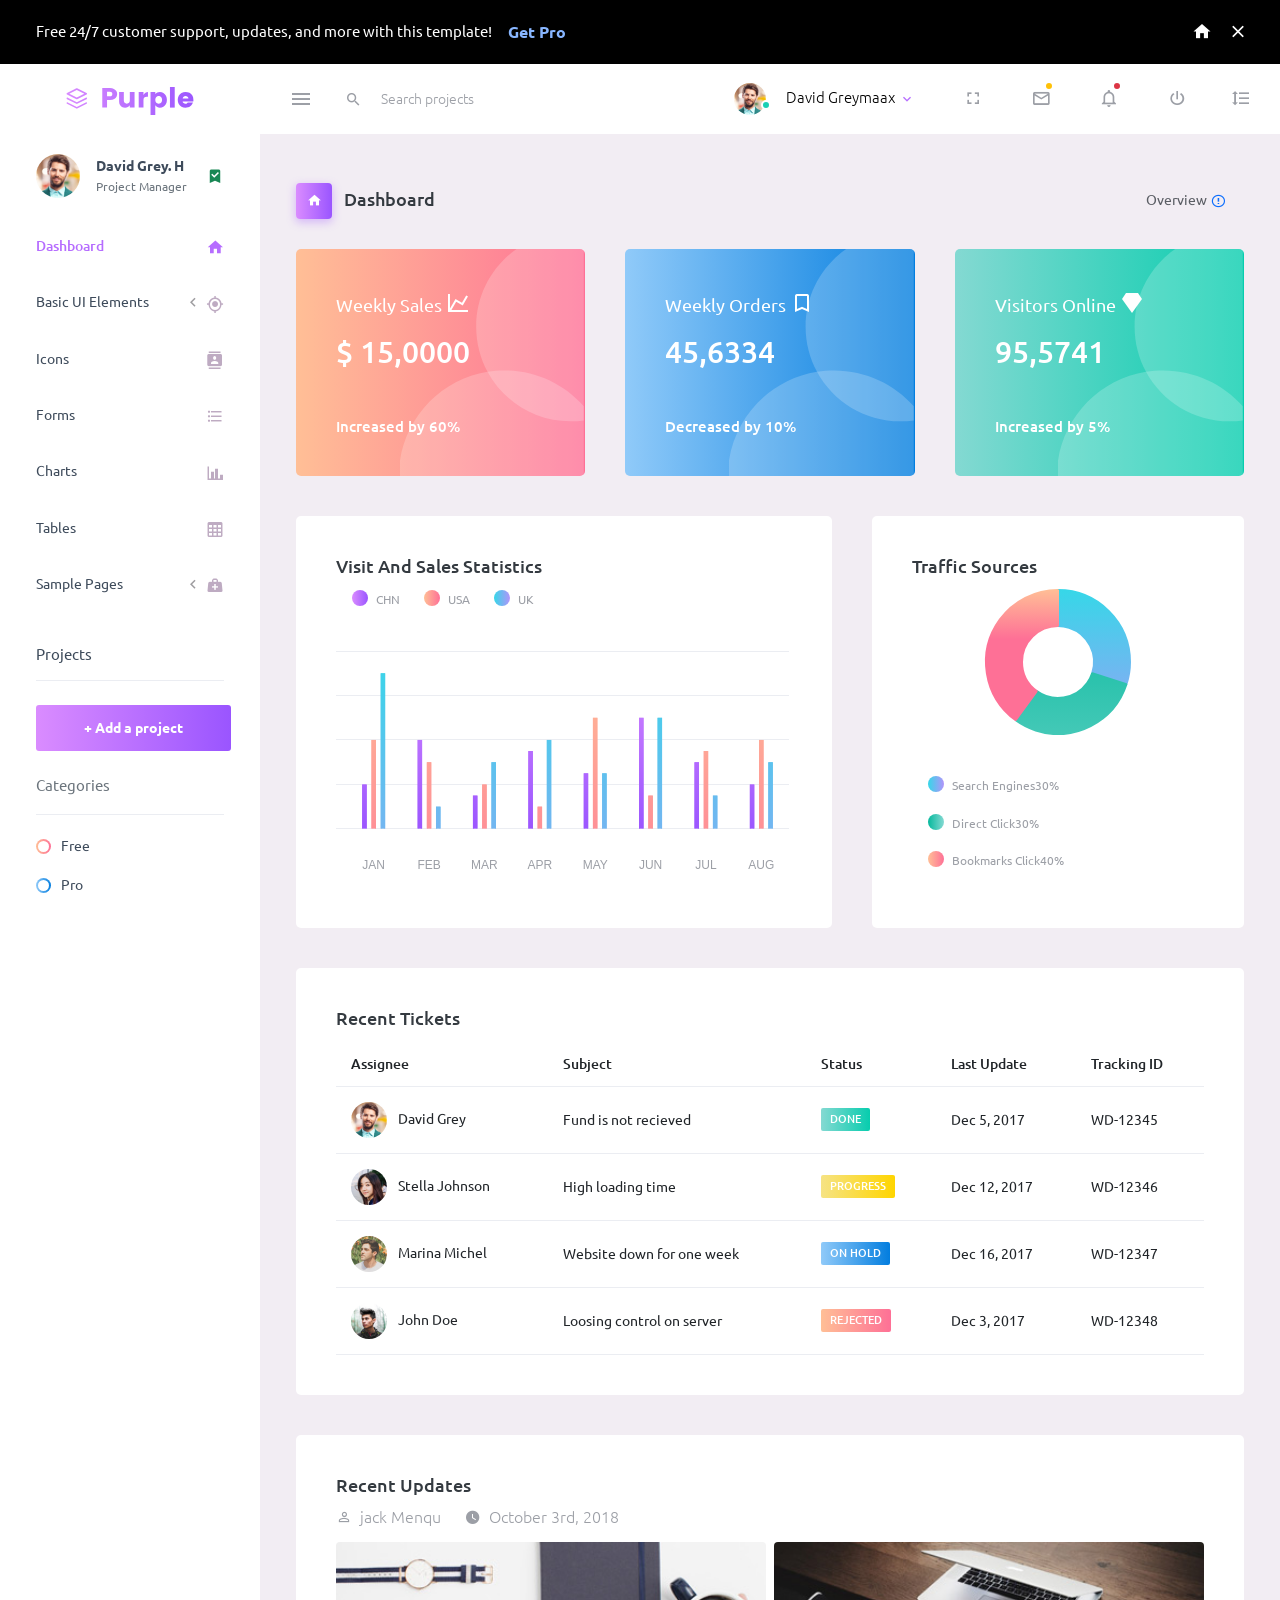
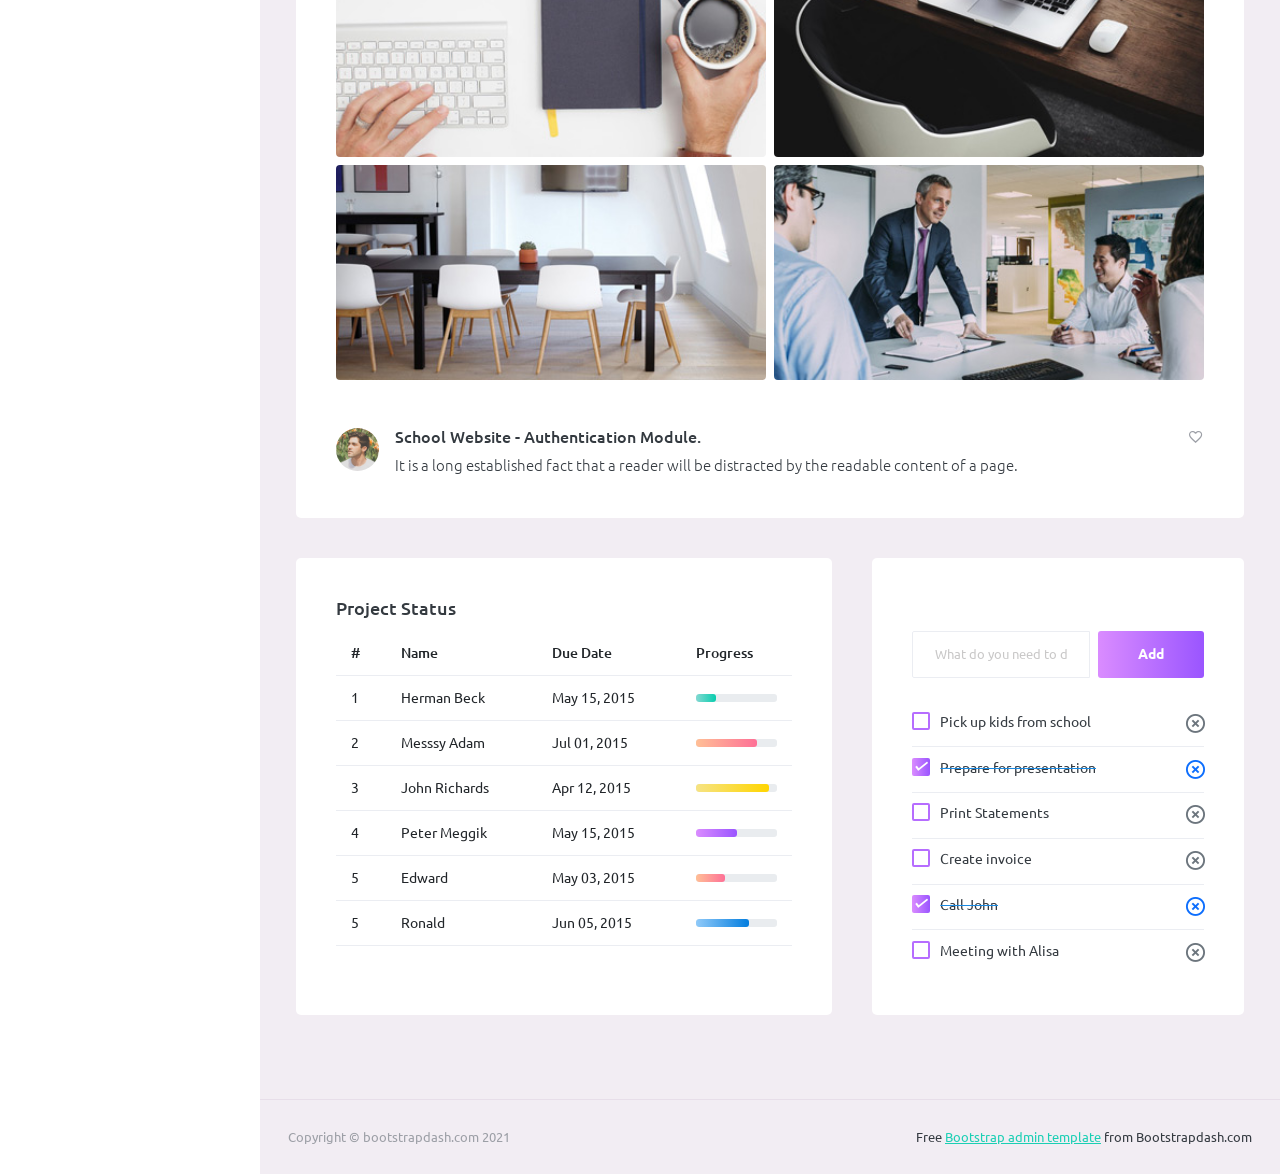
<file: admin/index.html>
<!DOCTYPE html>
<html lang="en">
  <head>
    <!-- Required meta tags -->
    <meta charset="utf-8">
    <meta name="viewport" content="width=device-width, initial-scale=1, shrink-to-fit=no">
    <title>Purple Admin</title>
    <!-- plugins:css -->
    <link rel="stylesheet" href="assets/vendors/mdi/css/materialdesignicons.min.css">
    <link rel="stylesheet" href="assets/vendors/css/vendor.bundle.base.css">
    <!-- endinject -->
    <!-- Plugin css for this page -->
    <!-- End plugin css for this page -->
    <!-- inject:css -->
    <!-- endinject -->
    <!-- Layout styles -->
    <link rel="stylesheet" href="assets/css/style.css">
    <!-- End layout styles -->
    <link rel="shortcut icon" href="assets/images/favicon.ico" />
  </head>
  <body>
    <div class="container-scroller">
      <div class="row p-0 m-0 proBanner" id="proBanner">
        <div class="col-md-12 p-0 m-0">
          <div class="card-body card-body-padding d-flex align-items-center justify-content-between">
            <div class="ps-lg-1">
              <div class="d-flex align-items-center justify-content-between">
                <p class="mb-0 font-weight-medium me-3 buy-now-text">Free 24/7 customer support, updates, and more with this template!</p>
                <a href="https://www.bootstrapdash.com/product/purple-bootstrap-admin-template/?utm_source=organic&utm_medium=banner&utm_campaign=buynow_demo" target="_blank" class="btn me-2 buy-now-btn border-0">Get Pro</a>
              </div>
            </div>
            <div class="d-flex align-items-center justify-content-between">
              <a href="https://www.bootstrapdash.com/product/purple-bootstrap-admin-template/"><i class="mdi mdi-home me-3 text-white"></i></a>
              <button id="bannerClose" class="btn border-0 p-0">
                <i class="mdi mdi-close text-white me-0"></i>
              </button>
            </div>
          </div>
        </div>
      </div>
      <!-- partial:partials/_navbar.html -->
      <nav class="navbar default-layout-navbar col-lg-12 col-12 p-0 fixed-top d-flex flex-row">
        <div class="text-center navbar-brand-wrapper d-flex align-items-center justify-content-center">
          <a class="navbar-brand brand-logo" href="index.html"><img src="assets/images/logo.svg" alt="logo" /></a>
          <a class="navbar-brand brand-logo-mini" href="index.html"><img src="assets/images/logo-mini.svg" alt="logo" /></a>
        </div>
        <div class="navbar-menu-wrapper d-flex align-items-stretch">
          <button class="navbar-toggler navbar-toggler align-self-center" type="button" data-toggle="minimize">
            <span class="mdi mdi-menu"></span>
          </button>
          <div class="search-field d-none d-md-block">
            <form class="d-flex align-items-center h-100" action="#">
              <div class="input-group">
                <div class="input-group-prepend bg-transparent">
                  <i class="input-group-text border-0 mdi mdi-magnify"></i>
                </div>
                <input type="text" class="form-control bg-transparent border-0" placeholder="Search projects">
              </div>
            </form>
          </div>
          <ul class="navbar-nav navbar-nav-right">
            <li class="nav-item nav-profile dropdown">
              <a class="nav-link dropdown-toggle" id="profileDropdown" href="#" data-bs-toggle="dropdown" aria-expanded="false">
                <div class="nav-profile-img">
                  <img src="assets/images/faces/face1.jpg" alt="image">
                  <span class="availability-status online"></span>
                </div>
                <div class="nav-profile-text">
                  <p class="mb-1 text-black">David Greymaax</p>
                </div>
              </a>
              <div class="dropdown-menu navbar-dropdown" aria-labelledby="profileDropdown">
                <a class="dropdown-item" href="#">
                  <i class="mdi mdi-cached me-2 text-success"></i> Activity Log </a>
                <div class="dropdown-divider"></div>
                <a class="dropdown-item" href="#">
                  <i class="mdi mdi-logout me-2 text-primary"></i> Signout </a>
              </div>
            </li>
            <li class="nav-item d-none d-lg-block full-screen-link">
              <a class="nav-link">
                <i class="mdi mdi-fullscreen" id="fullscreen-button"></i>
              </a>
            </li>
            <li class="nav-item dropdown">
              <a class="nav-link count-indicator dropdown-toggle" id="messageDropdown" href="#" data-bs-toggle="dropdown" aria-expanded="false">
                <i class="mdi mdi-email-outline"></i>
                <span class="count-symbol bg-warning"></span>
              </a>
              <div class="dropdown-menu dropdown-menu-right navbar-dropdown preview-list" aria-labelledby="messageDropdown">
                <h6 class="p-3 mb-0">Messages</h6>
                <div class="dropdown-divider"></div>
                <a class="dropdown-item preview-item">
                  <div class="preview-thumbnail">
                    <img src="assets/images/faces/face4.jpg" alt="image" class="profile-pic">
                  </div>
                  <div class="preview-item-content d-flex align-items-start flex-column justify-content-center">
                    <h6 class="preview-subject ellipsis mb-1 font-weight-normal">Mark send you a message</h6>
                    <p class="text-gray mb-0"> 1 Minutes ago </p>
                  </div>
                </a>
                <div class="dropdown-divider"></div>
                <a class="dropdown-item preview-item">
                  <div class="preview-thumbnail">
                    <img src="assets/images/faces/face2.jpg" alt="image" class="profile-pic">
                  </div>
                  <div class="preview-item-content d-flex align-items-start flex-column justify-content-center">
                    <h6 class="preview-subject ellipsis mb-1 font-weight-normal">Cregh send you a message</h6>
                    <p class="text-gray mb-0"> 15 Minutes ago </p>
                  </div>
                </a>
                <div class="dropdown-divider"></div>
                <a class="dropdown-item preview-item">
                  <div class="preview-thumbnail">
                    <img src="assets/images/faces/face3.jpg" alt="image" class="profile-pic">
                  </div>
                  <div class="preview-item-content d-flex align-items-start flex-column justify-content-center">
                    <h6 class="preview-subject ellipsis mb-1 font-weight-normal">Profile picture updated</h6>
                    <p class="text-gray mb-0"> 18 Minutes ago </p>
                  </div>
                </a>
                <div class="dropdown-divider"></div>
                <h6 class="p-3 mb-0 text-center">4 new messages</h6>
              </div>
            </li>
            <li class="nav-item dropdown">
              <a class="nav-link count-indicator dropdown-toggle" id="notificationDropdown" href="#" data-bs-toggle="dropdown">
                <i class="mdi mdi-bell-outline"></i>
                <span class="count-symbol bg-danger"></span>
              </a>
              <div class="dropdown-menu dropdown-menu-right navbar-dropdown preview-list" aria-labelledby="notificationDropdown">
                <h6 class="p-3 mb-0">Notifications</h6>
                <div class="dropdown-divider"></div>
                <a class="dropdown-item preview-item">
                  <div class="preview-thumbnail">
                    <div class="preview-icon bg-success">
                      <i class="mdi mdi-calendar"></i>
                    </div>
                  </div>
                  <div class="preview-item-content d-flex align-items-start flex-column justify-content-center">
                    <h6 class="preview-subject font-weight-normal mb-1">Event today</h6>
                    <p class="text-gray ellipsis mb-0"> Just a reminder that you have an event today </p>
                  </div>
                </a>
                <div class="dropdown-divider"></div>
                <a class="dropdown-item preview-item">
                  <div class="preview-thumbnail">
                    <div class="preview-icon bg-warning">
                      <i class="mdi mdi-settings"></i>
                    </div>
                  </div>
                  <div class="preview-item-content d-flex align-items-start flex-column justify-content-center">
                    <h6 class="preview-subject font-weight-normal mb-1">Settings</h6>
                    <p class="text-gray ellipsis mb-0"> Update dashboard </p>
                  </div>
                </a>
                <div class="dropdown-divider"></div>
                <a class="dropdown-item preview-item">
                  <div class="preview-thumbnail">
                    <div class="preview-icon bg-info">
                      <i class="mdi mdi-link-variant"></i>
                    </div>
                  </div>
                  <div class="preview-item-content d-flex align-items-start flex-column justify-content-center">
                    <h6 class="preview-subject font-weight-normal mb-1">Launch Admin</h6>
                    <p class="text-gray ellipsis mb-0"> New admin wow! </p>
                  </div>
                </a>
                <div class="dropdown-divider"></div>
                <h6 class="p-3 mb-0 text-center">See all notifications</h6>
              </div>
            </li>
            <li class="nav-item nav-logout d-none d-lg-block">
              <a class="nav-link" href="#">
                <i class="mdi mdi-power"></i>
              </a>
            </li>
            <li class="nav-item nav-settings d-none d-lg-block">
              <a class="nav-link" href="#">
                <i class="mdi mdi-format-line-spacing"></i>
              </a>
            </li>
          </ul>
          <button class="navbar-toggler navbar-toggler-right d-lg-none align-self-center" type="button" data-toggle="offcanvas">
            <span class="mdi mdi-menu"></span>
          </button>
        </div>
      </nav>
      <!-- partial -->
      <div class="container-fluid page-body-wrapper">
        <!-- partial:partials/_sidebar.html -->
        <nav class="sidebar sidebar-offcanvas" id="sidebar">
          <ul class="nav">
            <li class="nav-item nav-profile">
              <a href="#" class="nav-link">
                <div class="nav-profile-image">
                  <img src="assets/images/faces/face1.jpg" alt="profile">
                  <span class="login-status online"></span>
                  <!--change to offline or busy as needed-->
                </div>
                <div class="nav-profile-text d-flex flex-column">
                  <span class="font-weight-bold mb-2">David Grey. H</span>
                  <span class="text-secondary text-small">Project Manager</span>
                </div>
                <i class="mdi mdi-bookmark-check text-success nav-profile-badge"></i>
              </a>
            </li>
            <li class="nav-item">
              <a class="nav-link" href="index.html">
                <span class="menu-title">Dashboard</span>
                <i class="mdi mdi-home menu-icon"></i>
              </a>
            </li>
            <li class="nav-item">
              <a class="nav-link" data-bs-toggle="collapse" href="#ui-basic" aria-expanded="false" aria-controls="ui-basic">
                <span class="menu-title">Basic UI Elements</span>
                <i class="menu-arrow"></i>
                <i class="mdi mdi-crosshairs-gps menu-icon"></i>
              </a>
              <div class="collapse" id="ui-basic">
                <ul class="nav flex-column sub-menu">
                  <li class="nav-item"> <a class="nav-link" href="pages/ui-features/buttons.html">Buttons</a></li>
                  <li class="nav-item"> <a class="nav-link" href="pages/ui-features/typography.html">Typography</a></li>
                </ul>
              </div>
            </li>
            <li class="nav-item">
              <a class="nav-link" href="pages/icons/mdi.html">
                <span class="menu-title">Icons</span>
                <i class="mdi mdi-contacts menu-icon"></i>
              </a>
            </li>
            <li class="nav-item">
              <a class="nav-link" href="pages/forms/basic_elements.html">
                <span class="menu-title">Forms</span>
                <i class="mdi mdi-format-list-bulleted menu-icon"></i>
              </a>
            </li>
            <li class="nav-item">
              <a class="nav-link" href="pages/charts/chartjs.html">
                <span class="menu-title">Charts</span>
                <i class="mdi mdi-chart-bar menu-icon"></i>
              </a>
            </li>
            <li class="nav-item">
              <a class="nav-link" href="pages/tables/basic-table.html">
                <span class="menu-title">Tables</span>
                <i class="mdi mdi-table-large menu-icon"></i>
              </a>
            </li>
            <li class="nav-item">
              <a class="nav-link" data-bs-toggle="collapse" href="#general-pages" aria-expanded="false" aria-controls="general-pages">
                <span class="menu-title">Sample Pages</span>
                <i class="menu-arrow"></i>
                <i class="mdi mdi-medical-bag menu-icon"></i>
              </a>
              <div class="collapse" id="general-pages">
                <ul class="nav flex-column sub-menu">
                  <li class="nav-item"> <a class="nav-link" href="pages/samples/blank-page.html"> Blank Page </a></li>
                  <li class="nav-item"> <a class="nav-link" href="pages/samples/login.html"> Login </a></li>
                  <li class="nav-item"> <a class="nav-link" href="pages/samples/register.html"> Register </a></li>
                  <li class="nav-item"> <a class="nav-link" href="pages/samples/error-404.html"> 404 </a></li>
                  <li class="nav-item"> <a class="nav-link" href="pages/samples/error-500.html"> 500 </a></li>
                </ul>
              </div>
            </li>
            <li class="nav-item sidebar-actions">
              <span class="nav-link">
                <div class="border-bottom">
                  <h6 class="font-weight-normal mb-3">Projects</h6>
                </div>
                <button class="btn btn-block btn-lg btn-gradient-primary mt-4">+ Add a project</button>
                <div class="mt-4">
                  <div class="border-bottom">
                    <p class="text-secondary">Categories</p>
                  </div>
                  <ul class="gradient-bullet-list mt-4">
                    <li>Free</li>
                    <li>Pro</li>
                  </ul>
                </div>
              </span>
            </li>
          </ul>
        </nav>
        <!-- partial -->
        <div class="main-panel">
          <div class="content-wrapper">
            <div class="page-header">
              <h3 class="page-title">
                <span class="page-title-icon bg-gradient-primary text-white me-2">
                  <i class="mdi mdi-home"></i>
                </span> Dashboard
              </h3>
              <nav aria-label="breadcrumb">
                <ul class="breadcrumb">
                  <li class="breadcrumb-item active" aria-current="page">
                    <span></span>Overview <i class="mdi mdi-alert-circle-outline icon-sm text-primary align-middle"></i>
                  </li>
                </ul>
              </nav>
            </div>
            <div class="row">
              <div class="col-md-4 stretch-card grid-margin">
                <div class="card bg-gradient-danger card-img-holder text-white">
                  <div class="card-body">
                    <img src="assets/images/dashboard/circle.svg" class="card-img-absolute" alt="circle-image" />
                    <h4 class="font-weight-normal mb-3">Weekly Sales <i class="mdi mdi-chart-line mdi-24px float-right"></i>
                    </h4>
                    <h2 class="mb-5">$ 15,0000</h2>
                    <h6 class="card-text">Increased by 60%</h6>
                  </div>
                </div>
              </div>
              <div class="col-md-4 stretch-card grid-margin">
                <div class="card bg-gradient-info card-img-holder text-white">
                  <div class="card-body">
                    <img src="assets/images/dashboard/circle.svg" class="card-img-absolute" alt="circle-image" />
                    <h4 class="font-weight-normal mb-3">Weekly Orders <i class="mdi mdi-bookmark-outline mdi-24px float-right"></i>
                    </h4>
                    <h2 class="mb-5">45,6334</h2>
                    <h6 class="card-text">Decreased by 10%</h6>
                  </div>
                </div>
              </div>
              <div class="col-md-4 stretch-card grid-margin">
                <div class="card bg-gradient-success card-img-holder text-white">
                  <div class="card-body">
                    <img src="assets/images/dashboard/circle.svg" class="card-img-absolute" alt="circle-image" />
                    <h4 class="font-weight-normal mb-3">Visitors Online <i class="mdi mdi-diamond mdi-24px float-right"></i>
                    </h4>
                    <h2 class="mb-5">95,5741</h2>
                    <h6 class="card-text">Increased by 5%</h6>
                  </div>
                </div>
              </div>
            </div>
            <div class="row">
              <div class="col-md-7 grid-margin stretch-card">
                <div class="card">
                  <div class="card-body">
                    <div class="clearfix">
                      <h4 class="card-title float-left">Visit And Sales Statistics</h4>
                      <div id="visit-sale-chart-legend" class="rounded-legend legend-horizontal legend-top-right float-right"></div>
                    </div>
                    <canvas id="visit-sale-chart" class="mt-4"></canvas>
                  </div>
                </div>
              </div>
              <div class="col-md-5 grid-margin stretch-card">
                <div class="card">
                  <div class="card-body">
                    <h4 class="card-title">Traffic Sources</h4>
                    <canvas id="traffic-chart"></canvas>
                    <div id="traffic-chart-legend" class="rounded-legend legend-vertical legend-bottom-left pt-4"></div>
                  </div>
                </div>
              </div>
            </div>
            <div class="row">
              <div class="col-12 grid-margin">
                <div class="card">
                  <div class="card-body">
                    <h4 class="card-title">Recent Tickets</h4>
                    <div class="table-responsive">
                      <table class="table">
                        <thead>
                          <tr>
                            <th> Assignee </th>
                            <th> Subject </th>
                            <th> Status </th>
                            <th> Last Update </th>
                            <th> Tracking ID </th>
                          </tr>
                        </thead>
                        <tbody>
                          <tr>
                            <td>
                              <img src="assets/images/faces/face1.jpg" class="me-2" alt="image"> David Grey
                            </td>
                            <td> Fund is not recieved </td>
                            <td>
                              <label class="badge badge-gradient-success">DONE</label>
                            </td>
                            <td> Dec 5, 2017 </td>
                            <td> WD-12345 </td>
                          </tr>
                          <tr>
                            <td>
                              <img src="assets/images/faces/face2.jpg" class="me-2" alt="image"> Stella Johnson
                            </td>
                            <td> High loading time </td>
                            <td>
                              <label class="badge badge-gradient-warning">PROGRESS</label>
                            </td>
                            <td> Dec 12, 2017 </td>
                            <td> WD-12346 </td>
                          </tr>
                          <tr>
                            <td>
                              <img src="assets/images/faces/face3.jpg" class="me-2" alt="image"> Marina Michel
                            </td>
                            <td> Website down for one week </td>
                            <td>
                              <label class="badge badge-gradient-info">ON HOLD</label>
                            </td>
                            <td> Dec 16, 2017 </td>
                            <td> WD-12347 </td>
                          </tr>
                          <tr>
                            <td>
                              <img src="assets/images/faces/face4.jpg" class="me-2" alt="image"> John Doe
                            </td>
                            <td> Loosing control on server </td>
                            <td>
                              <label class="badge badge-gradient-danger">REJECTED</label>
                            </td>
                            <td> Dec 3, 2017 </td>
                            <td> WD-12348 </td>
                          </tr>
                        </tbody>
                      </table>
                    </div>
                  </div>
                </div>
              </div>
            </div>
            <div class="row">
              <div class="col-12 grid-margin stretch-card">
                <div class="card">
                  <div class="card-body">
                    <h4 class="card-title">Recent Updates</h4>
                    <div class="d-flex">
                      <div class="d-flex align-items-center me-4 text-muted font-weight-light">
                        <i class="mdi mdi-account-outline icon-sm me-2"></i>
                        <span>jack Menqu</span>
                      </div>
                      <div class="d-flex align-items-center text-muted font-weight-light">
                        <i class="mdi mdi-clock icon-sm me-2"></i>
                        <span>October 3rd, 2018</span>
                      </div>
                    </div>
                    <div class="row mt-3">
                      <div class="col-6 pe-1">
                        <img src="assets/images/dashboard/img_1.jpg" class="mb-2 mw-100 w-100 rounded" alt="image">
                        <img src="assets/images/dashboard/img_4.jpg" class="mw-100 w-100 rounded" alt="image">
                      </div>
                      <div class="col-6 ps-1">
                        <img src="assets/images/dashboard/img_2.jpg" class="mb-2 mw-100 w-100 rounded" alt="image">
                        <img src="assets/images/dashboard/img_3.jpg" class="mw-100 w-100 rounded" alt="image">
                      </div>
                    </div>
                    <div class="d-flex mt-5 align-items-top">
                      <img src="assets/images/faces/face3.jpg" class="img-sm rounded-circle me-3" alt="image">
                      <div class="mb-0 flex-grow">
                        <h5 class="me-2 mb-2">School Website - Authentication Module.</h5>
                        <p class="mb-0 font-weight-light">It is a long established fact that a reader will be distracted by the readable content of a page.</p>
                      </div>
                      <div class="ms-auto">
                        <i class="mdi mdi-heart-outline text-muted"></i>
                      </div>
                    </div>
                  </div>
                </div>
              </div>
            </div>
            <div class="row">
              <div class="col-md-7 grid-margin stretch-card">
                <div class="card">
                  <div class="card-body">
                    <h4 class="card-title">Project Status</h4>
                    <div class="table-responsive">
                      <table class="table">
                        <thead>
                          <tr>
                            <th> # </th>
                            <th> Name </th>
                            <th> Due Date </th>
                            <th> Progress </th>
                          </tr>
                        </thead>
                        <tbody>
                          <tr>
                            <td> 1 </td>
                            <td> Herman Beck </td>
                            <td> May 15, 2015 </td>
                            <td>
                              <div class="progress">
                                <div class="progress-bar bg-gradient-success" role="progressbar" style="width: 25%" aria-valuenow="25" aria-valuemin="0" aria-valuemax="100"></div>
                              </div>
                            </td>
                          </tr>
                          <tr>
                            <td> 2 </td>
                            <td> Messsy Adam </td>
                            <td> Jul 01, 2015 </td>
                            <td>
                              <div class="progress">
                                <div class="progress-bar bg-gradient-danger" role="progressbar" style="width: 75%" aria-valuenow="75" aria-valuemin="0" aria-valuemax="100"></div>
                              </div>
                            </td>
                          </tr>
                          <tr>
                            <td> 3 </td>
                            <td> John Richards </td>
                            <td> Apr 12, 2015 </td>
                            <td>
                              <div class="progress">
                                <div class="progress-bar bg-gradient-warning" role="progressbar" style="width: 90%" aria-valuenow="90" aria-valuemin="0" aria-valuemax="100"></div>
                              </div>
                            </td>
                          </tr>
                          <tr>
                            <td> 4 </td>
                            <td> Peter Meggik </td>
                            <td> May 15, 2015 </td>
                            <td>
                              <div class="progress">
                                <div class="progress-bar bg-gradient-primary" role="progressbar" style="width: 50%" aria-valuenow="50" aria-valuemin="0" aria-valuemax="100"></div>
                              </div>
                            </td>
                          </tr>
                          <tr>
                            <td> 5 </td>
                            <td> Edward </td>
                            <td> May 03, 2015 </td>
                            <td>
                              <div class="progress">
                                <div class="progress-bar bg-gradient-danger" role="progressbar" style="width: 35%" aria-valuenow="35" aria-valuemin="0" aria-valuemax="100"></div>
                              </div>
                            </td>
                          </tr>
                          <tr>
                            <td> 5 </td>
                            <td> Ronald </td>
                            <td> Jun 05, 2015 </td>
                            <td>
                              <div class="progress">
                                <div class="progress-bar bg-gradient-info" role="progressbar" style="width: 65%" aria-valuenow="65" aria-valuemin="0" aria-valuemax="100"></div>
                              </div>
                            </td>
                          </tr>
                        </tbody>
                      </table>
                    </div>
                  </div>
                </div>
              </div>
              <div class="col-md-5 grid-margin stretch-card">
                <div class="card">
                  <div class="card-body">
                    <h4 class="card-title text-white">Todo</h4>
                    <div class="add-items d-flex">
                      <input type="text" class="form-control todo-list-input" placeholder="What do you need to do today?">
                      <button class="add btn btn-gradient-primary font-weight-bold todo-list-add-btn" id="add-task">Add</button>
                    </div>
                    <div class="list-wrapper">
                      <ul class="d-flex flex-column-reverse todo-list todo-list-custom">
                        <li>
                          <div class="form-check">
                            <label class="form-check-label">
                              <input class="checkbox" type="checkbox"> Meeting with Alisa </label>
                          </div>
                          <i class="remove mdi mdi-close-circle-outline"></i>
                        </li>
                        <li class="completed">
                          <div class="form-check">
                            <label class="form-check-label">
                              <input class="checkbox" type="checkbox" checked> Call John </label>
                          </div>
                          <i class="remove mdi mdi-close-circle-outline"></i>
                        </li>
                        <li>
                          <div class="form-check">
                            <label class="form-check-label">
                              <input class="checkbox" type="checkbox"> Create invoice </label>
                          </div>
                          <i class="remove mdi mdi-close-circle-outline"></i>
                        </li>
                        <li>
                          <div class="form-check">
                            <label class="form-check-label">
                              <input class="checkbox" type="checkbox"> Print Statements </label>
                          </div>
                          <i class="remove mdi mdi-close-circle-outline"></i>
                        </li>
                        <li class="completed">
                          <div class="form-check">
                            <label class="form-check-label">
                              <input class="checkbox" type="checkbox" checked> Prepare for presentation </label>
                          </div>
                          <i class="remove mdi mdi-close-circle-outline"></i>
                        </li>
                        <li>
                          <div class="form-check">
                            <label class="form-check-label">
                              <input class="checkbox" type="checkbox"> Pick up kids from school </label>
                          </div>
                          <i class="remove mdi mdi-close-circle-outline"></i>
                        </li>
                      </ul>
                    </div>
                  </div>
                </div>
              </div>
            </div>
          </div>
          <!-- content-wrapper ends -->
          <!-- partial:partials/_footer.html -->
          <footer class="footer">
            <div class="container-fluid d-flex justify-content-between">
              <span class="text-muted d-block text-center text-sm-start d-sm-inline-block">Copyright © bootstrapdash.com 2021</span>
              <span class="float-none float-sm-end mt-1 mt-sm-0 text-end"> Free <a href="https://www.bootstrapdash.com/bootstrap-admin-template/" target="_blank">Bootstrap admin template</a> from Bootstrapdash.com</span>
            </div>
          </footer>
          <!-- partial -->
        </div>
        <!-- main-panel ends -->
      </div>
      <!-- page-body-wrapper ends -->
    </div>
    <!-- container-scroller -->
    <!-- plugins:js -->
    <script src="assets/vendors/js/vendor.bundle.base.js"></script>
    <!-- endinject -->
    <!-- Plugin js for this page -->
    <script src="assets/vendors/chart.js/Chart.min.js"></script>
    <script src="assets/js/jquery.cookie.js" type="text/javascript"></script>
    <!-- End plugin js for this page -->
    <!-- inject:js -->
    <script src="assets/js/off-canvas.js"></script>
    <script src="assets/js/hoverable-collapse.js"></script>
    <script src="assets/js/misc.js"></script>
    <!-- endinject -->
    <!-- Custom js for this page -->
    <script src="assets/js/dashboard.js"></script>
    <script src="assets/js/todolist.js"></script>
    <!-- End custom js for this page -->
  </body>
</html>
</file>
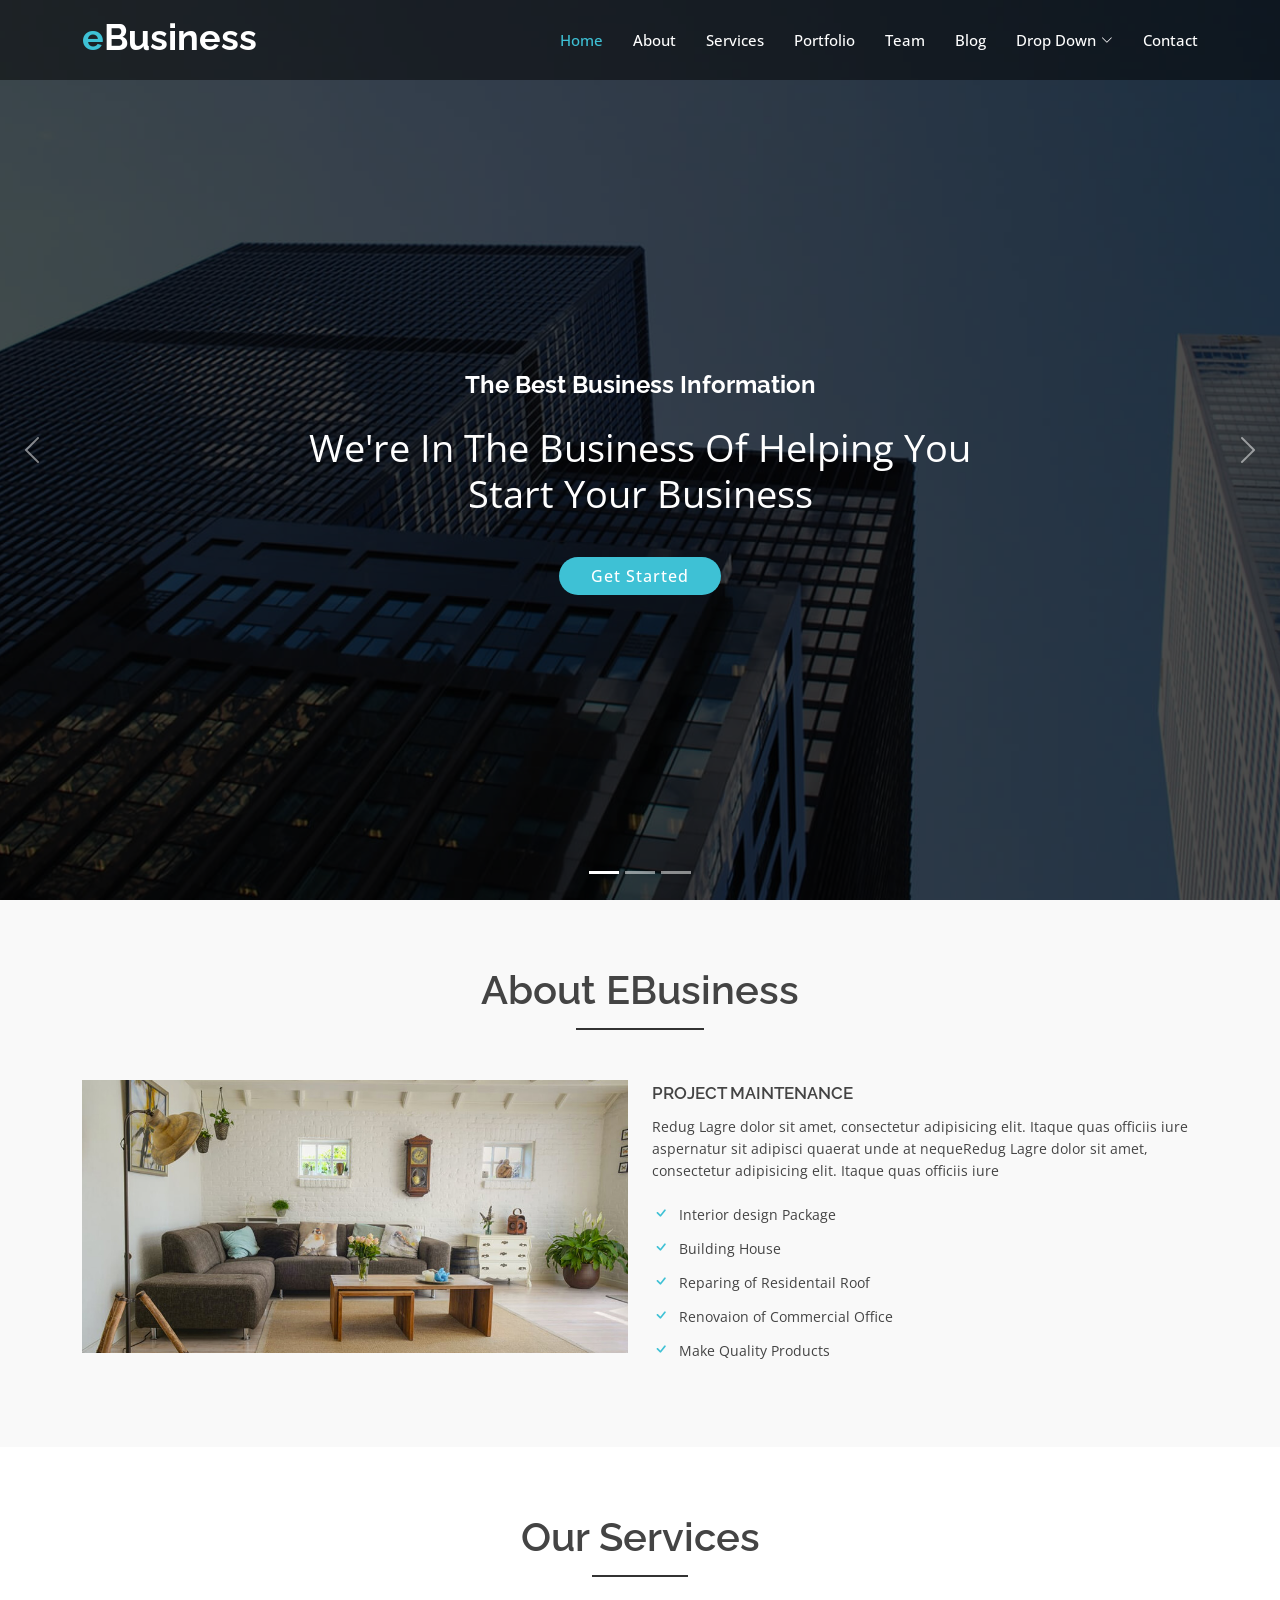
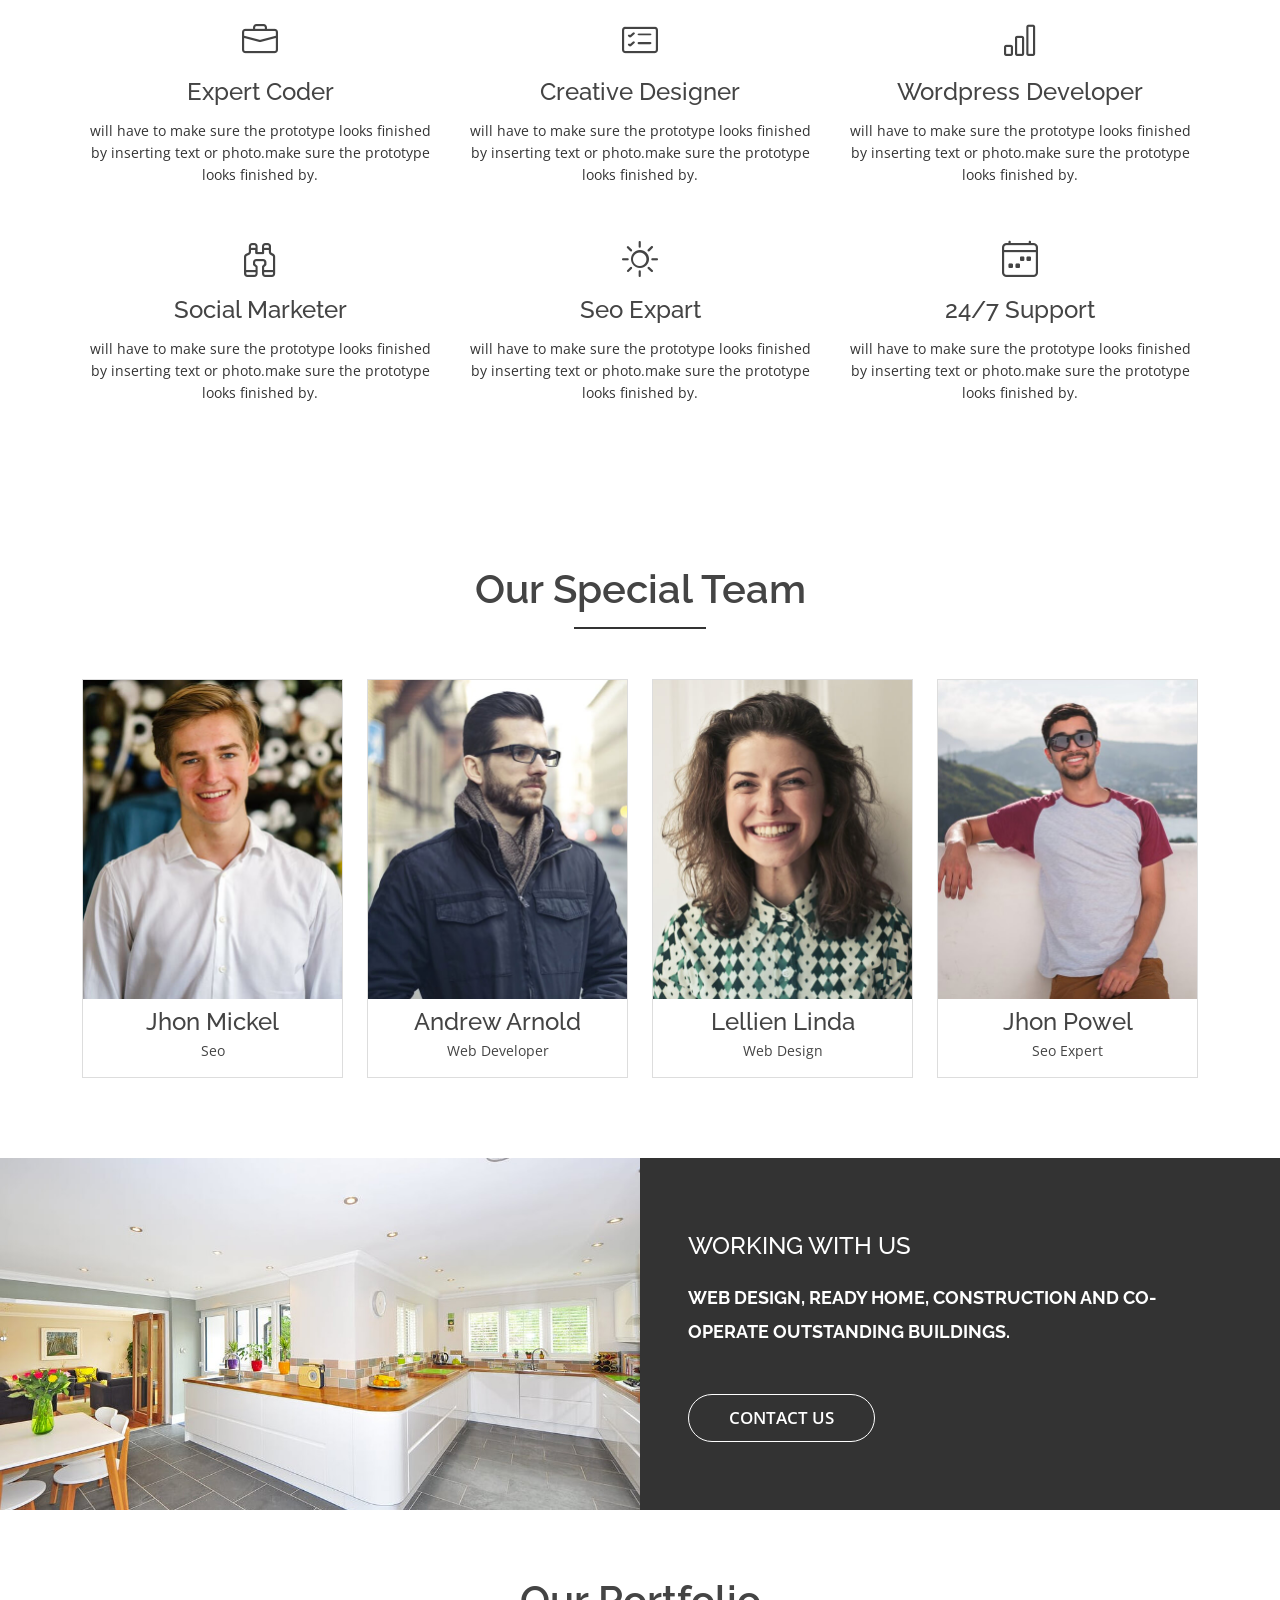
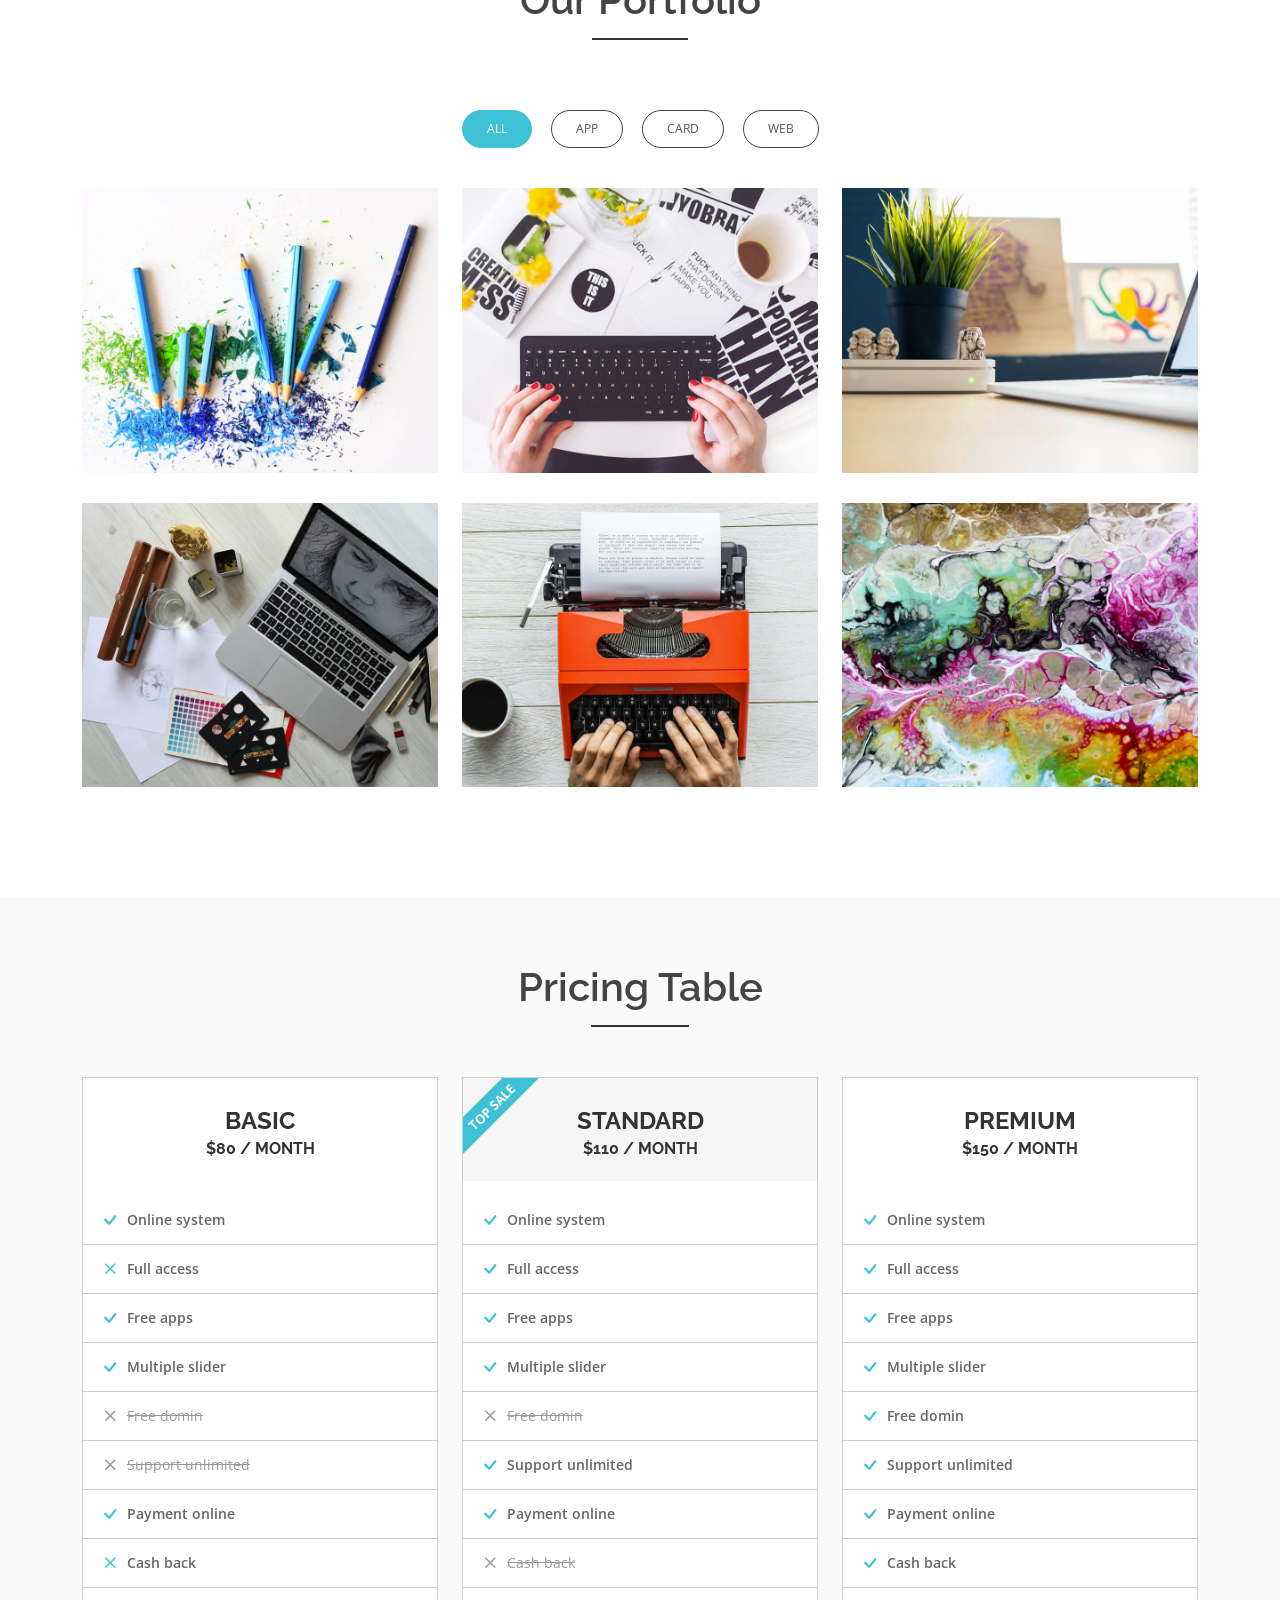
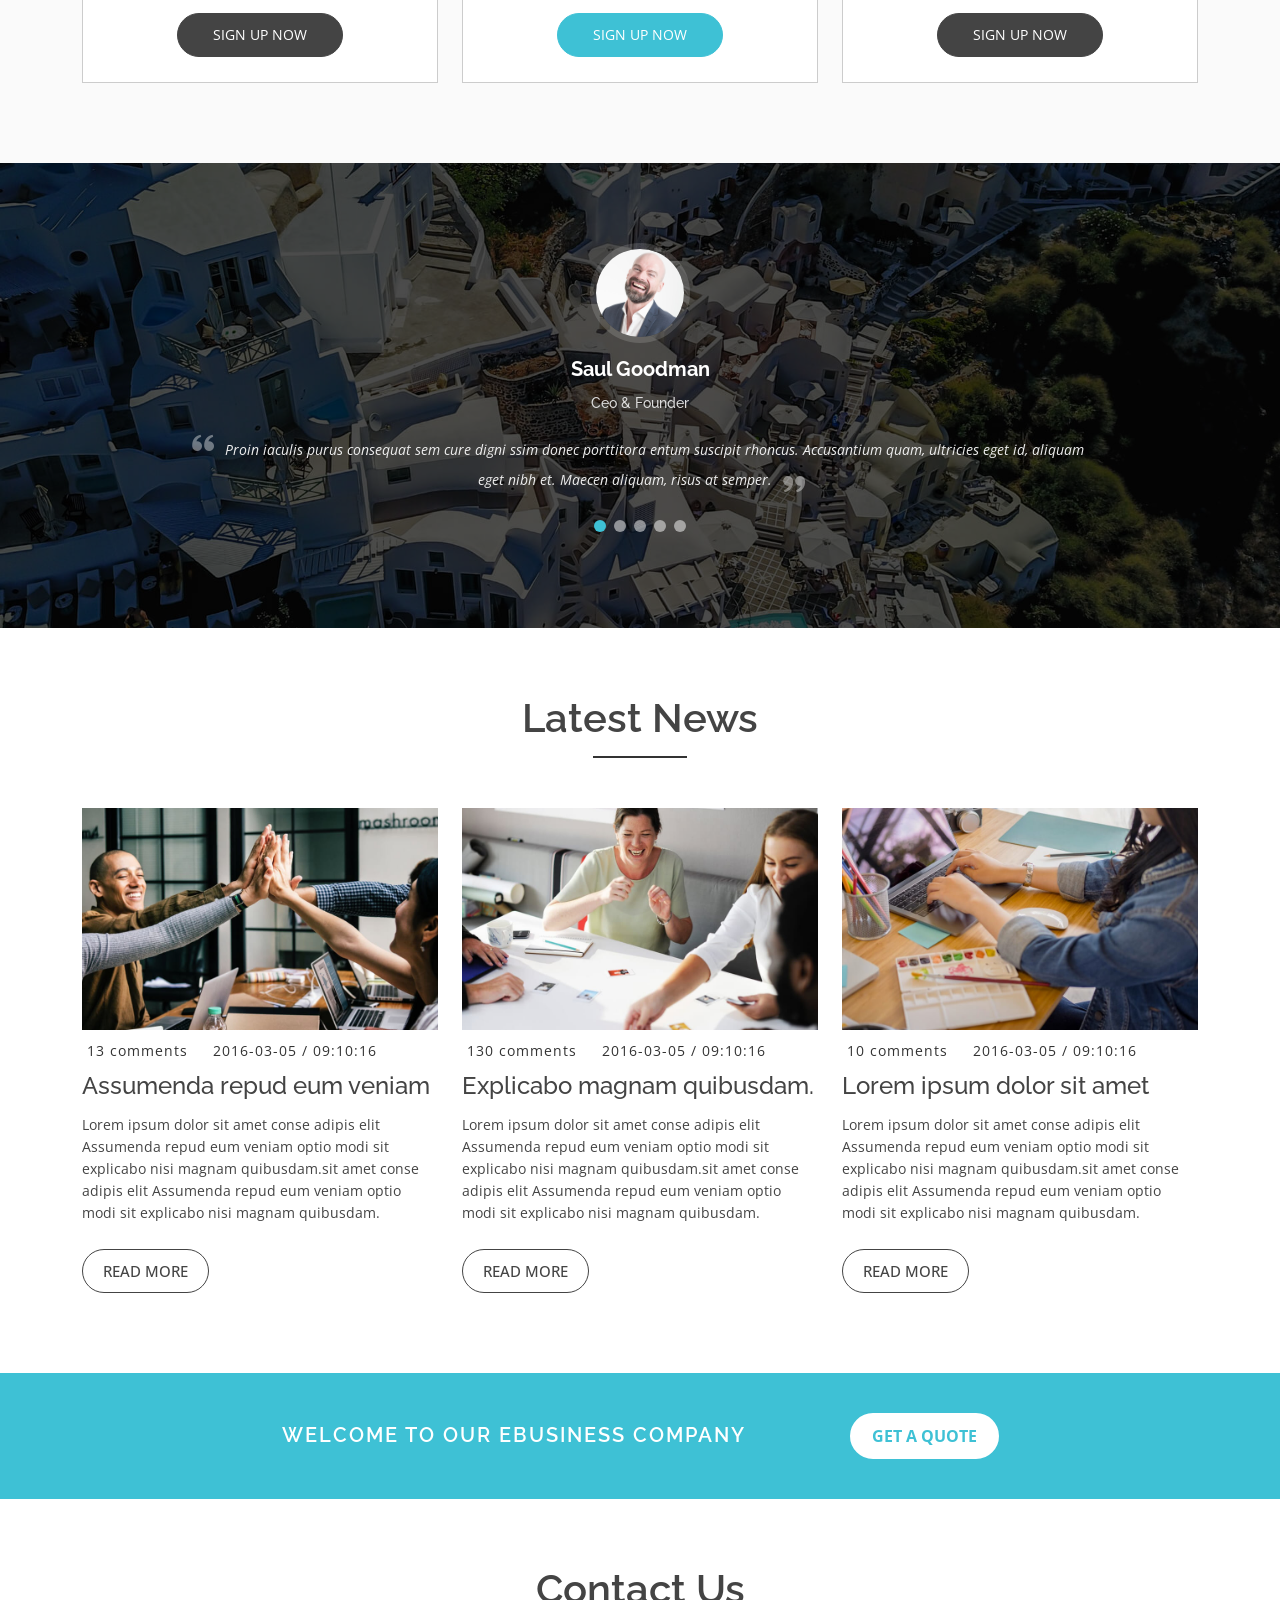
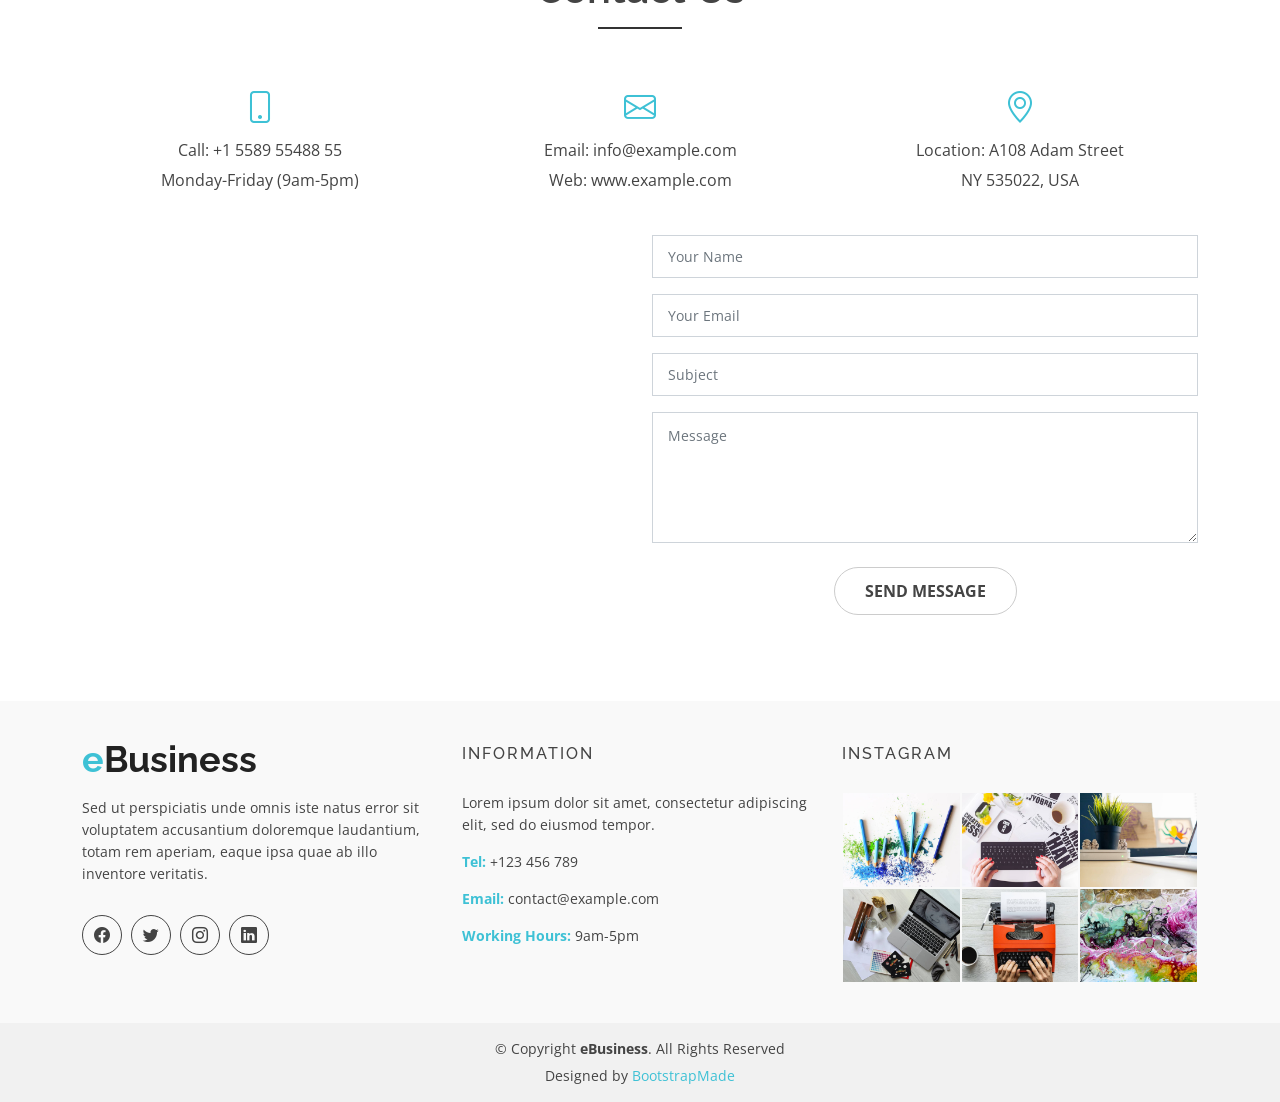
<file: eBusiness/eBusiness/index.html>
<!DOCTYPE html>
<html lang="en">

<head>
  <meta charset="utf-8">
  <meta content="width=device-width, initial-scale=1.0" name="viewport">

  <title>eBusiness Bootstrap Template - Index</title>
  <meta content="" name="description">
  <meta content="" name="keywords">

  <!-- Favicons -->
  <link href="assets/img/favicon.png" rel="icon">
  <link href="assets/img/apple-touch-icon.png" rel="apple-touch-icon">

  <!-- Google Fonts -->
  <link href="https://fonts.googleapis.com/css?family=Open+Sans:300,400,400i,600,700|Raleway:300,400,400i,500,500i,700,800,900" rel="stylesheet">

  <!-- Vendor CSS Files -->
  <link href="assets/vendor/animate.css/animate.min.css" rel="stylesheet">
  <link href="assets/vendor/bootstrap/css/bootstrap.min.css" rel="stylesheet">
  <link href="assets/vendor/bootstrap-icons/bootstrap-icons.css" rel="stylesheet">
  <link href="assets/vendor/boxicons/css/boxicons.min.css" rel="stylesheet">
  <link href="assets/vendor/glightbox/css/glightbox.min.css" rel="stylesheet">
  <link href="assets/vendor/swiper/swiper-bundle.min.css" rel="stylesheet">

  <!-- Template Main CSS File -->
  <link href="assets/css/style.css" rel="stylesheet">

  <!-- =======================================================
  * Template Name: eBusiness - v4.9.0
  * Template URL: https://bootstrapmade.com/ebusiness-bootstrap-corporate-template/
  * Author: BootstrapMade.com
  * License: https://bootstrapmade.com/license/
  ======================================================== -->
</head>

<body>

  <!-- ======= Header ======= -->
  <header id="header" class="fixed-top d-flex align-items-center">
    <div class="container d-flex justify-content-between">

      <div class="logo">
        <h1><a href="index.html"><span>e</span>Business</a></h1>
        <!-- Uncomment below if you prefer to use an image logo -->
        <!-- <a href="index.html"><img src="assets/img/logo.png" alt="" class="img-fluid"></a>-->
      </div>

      <nav id="navbar" class="navbar">
        <ul>
          <li><a class="nav-link scrollto active" href="#hero">Home</a></li>
          <li><a class="nav-link scrollto" href="#about">About</a></li>
          <li><a class="nav-link scrollto" href="#services">Services</a></li>
          <li><a class="nav-link scrollto" href="#portfolio">Portfolio</a></li>
          <li><a class="nav-link scrollto" href="#team">Team</a></li>
          <li><a href="blog.html">Blog</a></li>
          <li class="dropdown"><a href="#"><span>Drop Down</span> <i class="bi bi-chevron-down"></i></a>
            <ul>
              <li><a href="#">Drop Down 1</a></li>
              <li class="dropdown"><a href="#"><span>Deep Drop Down</span> <i class="bi bi-chevron-right"></i></a>
                <ul>
                  <li><a href="#">Deep Drop Down 1</a></li>
                  <li><a href="#">Deep Drop Down 2</a></li>
                  <li><a href="#">Deep Drop Down 3</a></li>
                  <li><a href="#">Deep Drop Down 4</a></li>
                  <li><a href="#">Deep Drop Down 5</a></li>
                </ul>
              </li>
              <li><a href="#">Drop Down 2</a></li>
              <li><a href="#">Drop Down 3</a></li>
              <li><a href="#">Drop Down 4</a></li>
            </ul>
          </li>
          <li><a class="nav-link scrollto" href="#contact">Contact</a></li>
        </ul>
        <i class="bi bi-list mobile-nav-toggle"></i>
      </nav><!-- .navbar -->

    </div>
  </header><!-- End Header -->

  <!-- ======= hero Section ======= -->
  <section id="hero">
    <div class="hero-container">
      <div id="heroCarousel" class="carousel slide carousel-fade" data-bs-ride="carousel" data-bs-interval="5000">

        <ol id="hero-carousel-indicators" class="carousel-indicators"></ol>

        <div class="carousel-inner" role="listbox">

          <div class="carousel-item active" style="background-image: url(assets/img/hero-carousel/1.jpg)">
            <div class="carousel-container">
              <div class="container">
                <h2 class="animate__animated animate__fadeInDown">The Best Business Information </h2>
                <p class="animate__animated animate__fadeInUp">We're In The Business Of Helping You Start Your Business</p>
                <a href="#about" class="btn-get-started scrollto animate__animated animate__fadeInUp">Get Started</a>
              </div>
            </div>
          </div>

          <div class="carousel-item" style="background-image: url(assets/img/hero-carousel/2.jpg)">
            <div class="carousel-container">
              <div class="container">
                <h2 class="animate__animated animate__fadeInDown">At vero eos et accusamus</h2>
                <p class="animate__animated animate__fadeInUp">Helping Business Security & Peace of Mind for Your Family</p>
                <a href="#about" class="btn-get-started scrollto animate__animated animate__fadeInUp">Get Started</a>
              </div>
            </div>
          </div>

          <div class="carousel-item" style="background-image: url(assets/img/hero-carousel/3.jpg)">
            <div class="carousel-container">
              <div class="container">
                <h2 class="animate__animated animate__fadeInDown">Temporibus autem quibusdam</h2>
                <p class="animate__animated animate__fadeInUp">Beatae vitae dicta sunt explicabo. Nemo enim ipsam voluptatem</p>
                <a href="#about" class="btn-get-started scrollto animate__animated animate__fadeInUp">Get Started</a>
              </div>
            </div>
          </div>

        </div>

        <a class="carousel-control-prev" href="#heroCarousel" role="button" data-bs-slide="prev">
          <span class="carousel-control-prev-icon bi bi-chevron-left" aria-hidden="true"></span>
        </a>

        <a class="carousel-control-next" href="#heroCarousel" role="button" data-bs-slide="next">
          <span class="carousel-control-next-icon bi bi-chevron-right" aria-hidden="true"></span>
        </a>

      </div>
    </div>
  </section><!-- End Hero Section -->

  <main id="main">

    <!-- ======= About Section ======= -->
    <div id="about" class="about-area area-padding">
      <div class="container">
        <div class="row">
          <div class="col-md-12 col-sm-12 col-xs-12">
            <div class="section-headline text-center">
              <h2>About eBusiness</h2>
            </div>
          </div>
        </div>
        <div class="row">
          <!-- single-well start-->
          <div class="col-md-6 col-sm-6 col-xs-12">
            <div class="well-left">
              <div class="single-well">
                <a href="#">
                  <img src="assets/img/about/1.jpg" alt="">
                </a>
              </div>
            </div>
          </div>
          <!-- single-well end-->
          <div class="col-md-6 col-sm-6 col-xs-12">
            <div class="well-middle">
              <div class="single-well">
                <a href="#">
                  <h4 class="sec-head">project Maintenance</h4>
                </a>
                <p>
                  Redug Lagre dolor sit amet, consectetur adipisicing elit. Itaque quas officiis iure aspernatur sit adipisci quaerat unde at nequeRedug Lagre dolor sit amet, consectetur adipisicing elit. Itaque quas officiis iure
                </p>
                <ul>
                  <li>
                    <i class="bi bi-check"></i> Interior design Package
                  </li>
                  <li>
                    <i class="bi bi-check"></i> Building House
                  </li>
                  <li>
                    <i class="bi bi-check"></i> Reparing of Residentail Roof
                  </li>
                  <li>
                    <i class="bi bi-check"></i> Renovaion of Commercial Office
                  </li>
                  <li>
                    <i class="bi bi-check"></i> Make Quality Products
                  </li>
                </ul>
              </div>
            </div>
          </div>
          <!-- End col-->
        </div>
      </div>
    </div><!-- End About Section -->

    <!-- ======= Services Section ======= -->
    <div id="services" class="services-area area-padding">
      <div class="container">
        <div class="row">
          <div class="col-md-12 col-sm-12 col-xs-12">
            <div class="section-headline services-head text-center">
              <h2>Our Services</h2>
            </div>
          </div>
        </div>
        <div class="row text-center">
          <!-- Start Left services -->
          <div class="col-md-4 col-sm-4 col-xs-12">
            <div class="about-move">
              <div class="services-details">
                <div class="single-services">
                  <a class="services-icon" href="#">
                    <i class="bi bi-briefcase"></i>
                  </a>
                  <h4>Expert Coder</h4>
                  <p>
                    will have to make sure the prototype looks finished by inserting text or photo.make sure the prototype looks finished by.
                  </p>
                </div>
              </div>
              <!-- end about-details -->
            </div>
          </div>
          <div class="col-md-4 col-sm-4 col-xs-12">
            <div class="about-move">
              <div class="services-details">
                <div class="single-services">
                  <a class="services-icon" href="#">
                    <i class="bi bi-card-checklist"></i>
                  </a>
                  <h4>Creative Designer</h4>
                  <p>
                    will have to make sure the prototype looks finished by inserting text or photo.make sure the prototype looks finished by.
                  </p>
                </div>
              </div>
              <!-- end about-details -->
            </div>
          </div>
          <div class="col-md-4 col-sm-4 col-xs-12">
            <!-- end col-md-4 -->
            <div class=" about-move">
              <div class="services-details">
                <div class="single-services">
                  <a class="services-icon" href="#">
                    <i class="bi bi-bar-chart"></i>
                  </a>
                  <h4>Wordpress Developer</h4>
                  <p>
                    will have to make sure the prototype looks finished by inserting text or photo.make sure the prototype looks finished by.
                  </p>
                </div>
              </div>
              <!-- end about-details -->
            </div>
          </div>
          <div class="col-md-4 col-sm-4 col-xs-12">
            <!-- end col-md-4 -->
            <div class=" about-move">
              <div class="services-details">
                <div class="single-services">
                  <a class="services-icon" href="#">
                    <i class="bi bi-binoculars"></i>
                  </a>
                  <h4>Social Marketer </h4>
                  <p>
                    will have to make sure the prototype looks finished by inserting text or photo.make sure the prototype looks finished by.
                  </p>
                </div>
              </div>
              <!-- end about-details -->
            </div>
          </div>
          <!-- End Left services -->
          <div class="col-md-4 col-sm-4 col-xs-12">
            <!-- end col-md-4 -->
            <div class=" about-move">
              <div class="services-details">
                <div class="single-services">
                  <a class="services-icon" href="#">
                    <i class="bi bi-brightness-high"></i>
                  </a>
                  <h4>Seo Expart</h4>
                  <p>
                    will have to make sure the prototype looks finished by inserting text or photo.make sure the prototype looks finished by.
                  </p>
                </div>
              </div>
              <!-- end about-details -->
            </div>
          </div>
          <!-- End Left services -->
          <div class="col-md-4 col-sm-4 col-xs-12">
            <!-- end col-md-4 -->
            <div class=" about-move">
              <div class="services-details">
                <div class="single-services">
                  <a class="services-icon" href="#">
                    <i class="bi bi-calendar4-week"></i>
                  </a>
                  <h4>24/7 Support</h4>
                  <p>
                    will have to make sure the prototype looks finished by inserting text or photo.make sure the prototype looks finished by.
                  </p>
                </div>
              </div>
              <!-- end about-details -->
            </div>
          </div>
        </div>
      </div>
    </div><!-- End Services Section -->

    <!-- ======= Team Section ======= -->
    <div id="team" class="our-team-area area-padding">
      <div class="container">
        <div class="row">
          <div class="col-md-12 col-sm-12 col-xs-12">
            <div class="section-headline text-center">
              <h2>Our special Team</h2>
            </div>
          </div>
        </div>
        <div class="row">
          <div class="col-md-3 col-sm-3 col-xs-12">
            <div class="single-team-member">
              <div class="team-img">
                <a href="#">
                  <img src="assets/img/team/1.jpg" alt="">
                </a>
                <div class="team-social-icon text-center">
                  <ul>
                    <li>
                      <a href="#">
                        <i class="bi bi-facebook"></i>
                      </a>
                    </li>
                    <li>
                      <a href="#">
                        <i class="bi bi-twitter"></i>
                      </a>
                    </li>
                    <li>
                      <a href="#">
                        <i class="bi bi-instagram"></i>
                      </a>
                    </li>
                  </ul>
                </div>
              </div>
              <div class="team-content text-center">
                <h4>Jhon Mickel</h4>
                <p>Seo</p>
              </div>
            </div>
          </div>
          <!-- End column -->
          <div class="col-md-3 col-sm-3 col-xs-12">
            <div class="single-team-member">
              <div class="team-img">
                <a href="#">
                  <img src="assets/img/team/2.jpg" alt="">
                </a>
                <div class="team-social-icon text-center">
                  <ul>
                    <li>
                      <a href="#">
                        <i class="bi bi-facebook"></i>
                      </a>
                    </li>
                    <li>
                      <a href="#">
                        <i class="bi bi-twitter"></i>
                      </a>
                    </li>
                    <li>
                      <a href="#">
                        <i class="bi bi-instagram"></i>
                      </a>
                    </li>
                  </ul>
                </div>
              </div>
              <div class="team-content text-center">
                <h4>Andrew Arnold</h4>
                <p>Web Developer</p>
              </div>
            </div>
          </div>
          <!-- End column -->
          <div class="col-md-3 col-sm-3 col-xs-12">
            <div class="single-team-member">
              <div class="team-img">
                <a href="#">
                  <img src="assets/img/team/3.jpg" alt="">
                </a>
                <div class="team-social-icon text-center">
                  <ul>
                    <li>
                      <a href="#">
                        <i class="bi bi-facebook"></i>
                      </a>
                    </li>
                    <li>
                      <a href="#">
                        <i class="bi bi-twitter"></i>
                      </a>
                    </li>
                    <li>
                      <a href="#">
                        <i class="bi bi-instagram"></i>
                      </a>
                    </li>
                  </ul>
                </div>
              </div>
              <div class="team-content text-center">
                <h4>Lellien Linda</h4>
                <p>Web Design</p>
              </div>
            </div>
          </div>
          <!-- End column -->
          <div class="col-md-3 col-sm-3 col-xs-12">
            <div class="single-team-member">
              <div class="team-img">
                <a href="#">
                  <img src="assets/img/team/4.jpg" alt="">
                </a>
                <div class="team-social-icon text-center">
                  <ul>
                    <li>
                      <a href="#">
                        <i class="bi bi-facebook"></i>
                      </a>
                    </li>
                    <li>
                      <a href="#">
                        <i class="bi bi-twitter"></i>
                      </a>
                    </li>
                    <li>
                      <a href="#">
                        <i class="bi bi-instagram"></i>
                      </a>
                    </li>
                  </ul>
                </div>
              </div>
              <div class="team-content text-center">
                <h4>Jhon Powel</h4>
                <p>Seo Expert</p>
              </div>
            </div>
          </div>
          <!-- End column -->
        </div>
      </div>
    </div><!-- End Team Section -->

    <!-- ======= Rviews Section ======= -->
    <div class="reviews-area">
      <div class="row g-0">
        <div class="col-lg-6">
          <img src="assets/img/about/2.jpg" alt="" class="img-fluid">
        </div>
        <div class="col-lg-6 work-right-text d-flex align-items-center">
          <div class="px-5 py-5 py-lg-0">
            <h2>working with us</h2>
            <h5>Web Design, Ready Home, Construction and Co-operate Outstanding Buildings.</h5>
            <a href="#contact" class="ready-btn scrollto">Contact us</a>
          </div>
        </div>
      </div>
    </div><!-- End Rviews Section -->

    <!-- ======= Portfolio Section ======= -->
    <div id="portfolio" class="portfolio-area area-padding fix">
      <div class="container">
        <div class="row">
          <div class="col-lg-12 col-md-12 col-sm-12 col-xs-12">
            <div class="section-headline text-center">
              <h2>Our Portfolio</h2>
            </div>
          </div>
        </div>
        <div class="row wesome-project-1 fix">
          <!-- Start Portfolio -page -->
          <div class="col-lg-12 col-md-12 col-sm-12 col-xs-12">
            <ul id="portfolio-flters">
              <li data-filter="*" class="filter-active">All</li>
              <li data-filter=".filter-app">App</li>
              <li data-filter=".filter-card">Card</li>
              <li data-filter=".filter-web">Web</li>
            </ul>
          </div>
        </div>

        <div class="row awesome-project-content portfolio-container">

          <!-- portfolio-item start -->
          <div class="col-md-4 col-sm-4 col-xs-12 portfolio-item filter-app portfolio-item">
            <div class="single-awesome-project">
              <div class="awesome-img">
                <a href="#"><img src="assets/img/portfolio/1.jpg" alt="" /></a>
                <div class="add-actions text-center">
                  <div class="project-dec">
                    <a class="portfolio-lightbox" data-gallery="myGallery" href="assets/img/portfolio/1.jpg">
                      <h4>Business City</h4>
                      <span>Web Development</span>
                    </a>
                  </div>
                </div>
              </div>
            </div>
          </div>
          <!-- portfolio-item end -->

          <!-- portfolio-item start -->
          <div class="col-md-4 col-sm-4 col-xs-12 portfolio-item filter-web">
            <div class="single-awesome-project">
              <div class="awesome-img">
                <a href="#"><img src="assets/img/portfolio/2.jpg" alt="" /></a>
                <div class="add-actions text-center">
                  <div class="project-dec">
                    <a class="portfolio-lightbox" data-gallery="myGallery" href="assets/img/portfolio/2.jpg">
                      <h4>Blue Sea</h4>
                      <span>Photosho</span>
                    </a>
                  </div>
                </div>
              </div>
            </div>
          </div>
          <!-- portfolio-item end -->

          <!-- portfolio-item start -->
          <div class="col-md-4 col-sm-4 col-xs-12 portfolio-item filter-card">
            <div class="single-awesome-project">
              <div class="awesome-img">
                <a href="#"><img src="assets/img/portfolio/3.jpg" alt="" /></a>
                <div class="add-actions text-center">
                  <div class="project-dec">
                    <a class="portfolio-lightbox" data-gallery="myGallery" href="assets/img/portfolio/3.jpg">
                      <h4>Beautiful Nature</h4>
                      <span>Web Design</span>
                    </a>
                  </div>
                </div>
              </div>
            </div>
          </div>
          <!-- portfolio-item end -->

          <!-- portfolio-item start -->
          <div class="col-md-4 col-sm-4 col-xs-12 portfolio-item filter-web">
            <div class="single-awesome-project">
              <div class="awesome-img">
                <a href="#"><img src="assets/img/portfolio/4.jpg" alt="" /></a>
                <div class="add-actions text-center">
                  <div class="project-dec">
                    <a class="portfolio-lightbox" data-gallery="myGallery" href="assets/img/portfolio/4.jpg">
                      <h4>Creative Team</h4>
                      <span>Web design</span>
                    </a>
                  </div>
                </div>
              </div>
            </div>
          </div>
          <!-- portfolio-item end -->

          <!-- portfolio-item start -->
          <div class="col-md-4 col-sm-4 col-xs-12 portfolio-item filter-app">
            <div class="single-awesome-project">
              <div class="awesome-img">
                <a href="#"><img src="assets/img/portfolio/5.jpg" alt="" /></a>
                <div class="add-actions text-center text-center">
                  <div class="project-dec">
                    <a class="portfolio-lightbox" data-gallery="myGallery" href="assets/img/portfolio/5.jpg">
                      <h4>Beautiful Flower</h4>
                      <span>Web Development</span>
                    </a>
                  </div>
                </div>
              </div>
            </div>
          </div>
          <!-- portfolio-item end -->

          <!-- portfolio-item start -->
          <div class="col-md-4 col-sm-4 col-xs-12 portfolio-item filter-web">
            <div class="single-awesome-project">
              <div class="awesome-img">
                <a href="#"><img src="assets/img/portfolio/6.jpg" alt="" /></a>
                <div class="add-actions text-center">
                  <div class="project-dec">
                    <a class="portfolio-lightbox" data-gallery="myGallery" href="assets/img/portfolio/6.jpg">
                      <h4>Night Hill</h4>
                      <span>Photoshop</span>
                    </a>
                  </div>
                </div>
              </div>
            </div>
          </div>
          <!-- portfolio-item end -->

        </div>
      </div>
    </div><!-- End Portfolio Section -->

    <!-- ======= Pricing Section ======= -->
    <div id="pricing" class="pricing-area area-padding">
      <div class="container">
        <div class="row">
          <div class="col-md-12 col-sm-12 col-xs-12">
            <div class="section-headline text-center">
              <h2>Pricing Table</h2>
            </div>
          </div>
        </div>
        <div class="row">
          <div class="col-md-4 col-sm-4 col-xs-12">
            <div class="pri_table_list">
              <h3>basic <br /> <span>$80 / month</span></h3>
              <ol>
                <li class="check"><i class="bi bi-check"></i><span>Online system</span></li>
                <li class="check"><i class="bi bi-x"></i><span>Full access</span></li>
                <li class="check"><i class="bi bi-check"></i><span>Free apps</span></li>
                <li class="check"><i class="bi bi-check"></i><span>Multiple slider</span></li>
                <li class="cross"><i class="bi bi-x"></i><span>Free domin</span></li>
                <li class="cross"><i class="bi bi-x"></i><span>Support unlimited</span></li>
                <li class="check"><i class="bi bi-check"></i><span>Payment online</span></li>
                <li class="check"><i class="bi bi-x"></i><span>Cash back</span></li>
              </ol>
              <button>sign up now</button>
            </div>
          </div>
          <div class="col-md-4 col-sm-4 col-xs-12">
            <div class="pri_table_list active">
              <span class="saleon">top sale</span>
              <h3>standard <br /> <span>$110 / month</span></h3>
              <ol>
                <li class="check"><i class="bi bi-check"></i><span>Online system</span></li>
                <li class="check"><i class="bi bi-check"></i><span>Full access</span></li>
                <li class="check"><i class="bi bi-check"></i><span>Free apps</span></li>
                <li class="check"><i class="bi bi-check"></i><span>Multiple slider</span></li>
                <li class="cross"><i class="bi bi-x"></i><span>Free domin</span></li>
                <li class="check"><i class="bi bi-check"></i><span>Support unlimited</span></li>
                <li class="check"><i class="bi bi-check"></i><span>Payment online</span></li>
                <li class="cross"><i class="bi bi-x"></i><span>Cash back</span></li>
              </ol>
              <button>sign up now</button>
            </div>
          </div>
          <div class="col-md-4 col-sm-4 col-xs-12">
            <div class="pri_table_list">
              <h3>premium <br /> <span>$150 / month</span></h3>
              <ol>
                <li class="check"><i class="bi bi-check"></i><span>Online system</span></li>
                <li class="check"><i class="bi bi-check"></i><span>Full access</span></li>
                <li class="check"><i class="bi bi-check"></i><span>Free apps</span></li>
                <li class="check"><i class="bi bi-check"></i><span>Multiple slider</span></li>
                <li class="check"><i class="bi bi-check"></i><span>Free domin</span></li>
                <li class="check"><i class="bi bi-check"></i><span>Support unlimited</span></li>
                <li class="check"><i class="bi bi-check"></i><span>Payment online</span></li>
                <li class="check"><i class="bi bi-check"></i><span>Cash back</span></li>
              </ol>
              <button>sign up now</button>
            </div>
          </div>
        </div>
      </div>
    </div><!-- End Pricing Section -->

    <!-- ======= Testimonials Section ======= -->
    <div id="testimonials" class="testimonials">
      <div class="container">

        <div class="testimonials-slider swiper">
          <div class="swiper-wrapper">

            <div class="swiper-slide">
              <div class="testimonial-item">
                <img src="assets/img/testimonials/testimonials-1.jpg" class="testimonial-img" alt="">
                <h3>Saul Goodman</h3>
                <h4>Ceo &amp; Founder</h4>
                <p>
                  <i class="bx bxs-quote-alt-left quote-icon-left"></i>
                  Proin iaculis purus consequat sem cure digni ssim donec porttitora entum suscipit rhoncus. Accusantium quam, ultricies eget id, aliquam eget nibh et. Maecen aliquam, risus at semper.
                  <i class="bx bxs-quote-alt-right quote-icon-right"></i>
                </p>
              </div>
            </div><!-- End testimonial item -->

            <div class="swiper-slide">
              <div class="testimonial-item">
                <img src="assets/img/testimonials/testimonials-2.jpg" class="testimonial-img" alt="">
                <h3>Sara Wilsson</h3>
                <h4>Designer</h4>
                <p>
                  <i class="bx bxs-quote-alt-left quote-icon-left"></i>
                  Export tempor illum tamen malis malis eram quae irure esse labore quem cillum quid cillum eram malis quorum velit fore eram velit sunt aliqua noster fugiat irure amet legam anim culpa.
                  <i class="bx bxs-quote-alt-right quote-icon-right"></i>
                </p>
              </div>
            </div><!-- End testimonial item -->

            <div class="swiper-slide">
              <div class="testimonial-item">
                <img src="assets/img/testimonials/testimonials-3.jpg" class="testimonial-img" alt="">
                <h3>Jena Karlis</h3>
                <h4>Store Owner</h4>
                <p>
                  <i class="bx bxs-quote-alt-left quote-icon-left"></i>
                  Enim nisi quem export duis labore cillum quae magna enim sint quorum nulla quem veniam duis minim tempor labore quem eram duis noster aute amet eram fore quis sint minim.
                  <i class="bx bxs-quote-alt-right quote-icon-right"></i>
                </p>
              </div>
            </div><!-- End testimonial item -->

            <div class="swiper-slide">
              <div class="testimonial-item">
                <img src="assets/img/testimonials/testimonials-4.jpg" class="testimonial-img" alt="">
                <h3>Matt Brandon</h3>
                <h4>Freelancer</h4>
                <p>
                  <i class="bx bxs-quote-alt-left quote-icon-left"></i>
                  Fugiat enim eram quae cillum dolore dolor amet nulla culpa multos export minim fugiat minim velit minim dolor enim duis veniam ipsum anim magna sunt elit fore quem dolore labore illum veniam.
                  <i class="bx bxs-quote-alt-right quote-icon-right"></i>
                </p>
              </div>
            </div><!-- End testimonial item -->

            <div class="swiper-slide">
              <div class="testimonial-item">
                <img src="assets/img/testimonials/testimonials-5.jpg" class="testimonial-img" alt="">
                <h3>John Larson</h3>
                <h4>Entrepreneur</h4>
                <p>
                  <i class="bx bxs-quote-alt-left quote-icon-left"></i>
                  Quis quorum aliqua sint quem legam fore sunt eram irure aliqua veniam tempor noster veniam enim culpa labore duis sunt culpa nulla illum cillum fugiat legam esse veniam culpa fore nisi cillum quid.
                  <i class="bx bxs-quote-alt-right quote-icon-right"></i>
                </p>
              </div>
            </div><!-- End testimonial item -->

          </div>
          <div class="swiper-pagination"></div>
        </div>

      </div>
    </div><!-- End Testimonials Section -->

    <!-- ======= Blog Section ======= -->
    <div id="blog" class="blog-area">
      <div class="blog-inner area-padding">
        <div class="blog-overly"></div>
        <div class="container ">
          <div class="row">
            <div class="col-md-12 col-sm-12 col-xs-12">
              <div class="section-headline text-center">
                <h2>Latest News</h2>
              </div>
            </div>
          </div>
          <div class="row">
            <!-- Start Left Blog -->
            <div class="col-md-4 col-sm-4 col-xs-12">
              <div class="single-blog">
                <div class="single-blog-img">
                  <a href="blog.html">
                    <img src="assets/img/blog/1.jpg" alt="">
                  </a>
                </div>
                <div class="blog-meta">
                  <span class="comments-type">
                    <i class="fa fa-comment-o"></i>
                    <a href="#">13 comments</a>
                  </span>
                  <span class="date-type">
                    <i class="fa fa-calendar"></i>2016-03-05 / 09:10:16
                  </span>
                </div>
                <div class="blog-text">
                  <h4>
                    <a href="blog.html">Assumenda repud eum veniam</a>
                  </h4>
                  <p>
                    Lorem ipsum dolor sit amet conse adipis elit Assumenda repud eum veniam optio modi sit explicabo nisi magnam quibusdam.sit amet conse adipis elit Assumenda repud eum veniam optio modi sit explicabo nisi magnam quibusdam.
                  </p>
                </div>
                <span>
                  <a href="blog.html" class="ready-btn">Read more</a>
                </span>
              </div>
              <!-- Start single blog -->
            </div>
            <!-- End Left Blog-->
            <!-- Start Left Blog -->
            <div class="col-md-4 col-sm-4 col-xs-12">
              <div class="single-blog">
                <div class="single-blog-img">
                  <a href="blog.html">
                    <img src="assets/img/blog/2.jpg" alt="">
                  </a>
                </div>
                <div class="blog-meta">
                  <span class="comments-type">
                    <i class="fa fa-comment-o"></i>
                    <a href="#">130 comments</a>
                  </span>
                  <span class="date-type">
                    <i class="fa fa-calendar"></i>2016-03-05 / 09:10:16
                  </span>
                </div>
                <div class="blog-text">
                  <h4>
                    <a href="blog.html">Explicabo magnam quibusdam.</a>
                  </h4>
                  <p>
                    Lorem ipsum dolor sit amet conse adipis elit Assumenda repud eum veniam optio modi sit explicabo nisi magnam quibusdam.sit amet conse adipis elit Assumenda repud eum veniam optio modi sit explicabo nisi magnam quibusdam.
                  </p>
                </div>
                <span>
                  <a href="blog.html" class="ready-btn">Read more</a>
                </span>
              </div>
              <!-- Start single blog -->
            </div>
            <!-- End Left Blog-->
            <!-- Start Right Blog-->
            <div class="col-md-4 col-sm-4 col-xs-12">
              <div class="single-blog">
                <div class="single-blog-img">
                  <a href="blog.html">
                    <img src="assets/img/blog/3.jpg" alt="">
                  </a>
                </div>
                <div class="blog-meta">
                  <span class="comments-type">
                    <i class="fa fa-comment-o"></i>
                    <a href="#">10 comments</a>
                  </span>
                  <span class="date-type">
                    <i class="fa fa-calendar"></i>2016-03-05 / 09:10:16
                  </span>
                </div>
                <div class="blog-text">
                  <h4>
                    <a href="blog.html">Lorem ipsum dolor sit amet</a>
                  </h4>
                  <p>
                    Lorem ipsum dolor sit amet conse adipis elit Assumenda repud eum veniam optio modi sit explicabo nisi magnam quibusdam.sit amet conse adipis elit Assumenda repud eum veniam optio modi sit explicabo nisi magnam quibusdam.
                  </p>
                </div>
                <span>
                  <a href="blog.html" class="ready-btn">Read more</a>
                </span>
              </div>
            </div>
            <!-- End Right Blog-->
          </div>
        </div>
      </div>
    </div><!-- End Blog Section -->

    <!-- ======= Suscribe Section ======= -->
    <div class="suscribe-area">
      <div class="container">
        <div class="row">
          <div class="col-lg-12 col-md-12 col-sm-12 col-xs=12">
            <div class="suscribe-text text-center">
              <h3>Welcome to our eBusiness company</h3>
              <a class="sus-btn" href="#">Get A quote</a>
            </div>
          </div>
        </div>
      </div>
    </div><!-- End Suscribe Section -->

    <!-- ======= Contact Section ======= -->
    <div id="contact" class="contact-area">
      <div class="contact-inner area-padding">
        <div class="contact-overly"></div>
        <div class="container ">
          <div class="row">
            <div class="col-md-12 col-sm-12 col-xs-12">
              <div class="section-headline text-center">
                <h2>Contact us</h2>
              </div>
            </div>
          </div>
          <div class="row">
            <!-- Start contact icon column -->
            <div class="col-md-4">
              <div class="contact-icon text-center">
                <div class="single-icon">
                  <i class="bi bi-phone"></i>
                  <p>
                    Call: +1 5589 55488 55<br>
                    <span>Monday-Friday (9am-5pm)</span>
                  </p>
                </div>
              </div>
            </div>
            <!-- Start contact icon column -->
            <div class="col-md-4">
              <div class="contact-icon text-center">
                <div class="single-icon">
                  <i class="bi bi-envelope"></i>
                  <p>
                    Email: info@example.com<br>
                    <span>Web: www.example.com</span>
                  </p>
                </div>
              </div>
            </div>
            <!-- Start contact icon column -->
            <div class="col-md-4">
              <div class="contact-icon text-center">
                <div class="single-icon">
                  <i class="bi bi-geo-alt"></i>
                  <p>
                    Location: A108 Adam Street<br>
                    <span>NY 535022, USA</span>
                  </p>
                </div>
              </div>
            </div>
          </div>
          <div class="row">

            <!-- Start Google Map -->
            <div class="col-md-6">
              <!-- Start Map -->
              <iframe src="https://www.google.com/maps/embed?pb=!1m18!1m12!1m3!1d22864.11283411948!2d-73.96468908098944!3d40.630720240038435!2m3!1f0!2f0!3f0!3m2!1i1024!2i768!4f13.1!3m3!1m2!1s0x89c24fa5d33f083b%3A0xc80b8f06e177fe62!2sNew+York%2C+NY%2C+USA!5e0!3m2!1sen!2sbg!4v1540447494452" width="100%" height="380" frameborder="0" style="border:0" allowfullscreen></iframe>
              <!-- End Map -->
            </div>
            <!-- End Google Map -->

            <!-- Start  contact -->
            <div class="col-md-6">
              <div class="form contact-form">
                <form action="forms/contact.php" method="post" role="form" class="php-email-form">
                  <div class="form-group">
                    <input type="text" name="name" class="form-control" id="name" placeholder="Your Name" required>
                  </div>
                  <div class="form-group mt-3">
                    <input type="email" class="form-control" name="email" id="email" placeholder="Your Email" required>
                  </div>
                  <div class="form-group mt-3">
                    <input type="text" class="form-control" name="subject" id="subject" placeholder="Subject" required>
                  </div>
                  <div class="form-group mt-3">
                    <textarea class="form-control" name="message" rows="5" placeholder="Message" required></textarea>
                  </div>
                  <div class="my-3">
                    <div class="loading">Loading</div>
                    <div class="error-message"></div>
                    <div class="sent-message">Your message has been sent. Thank you!</div>
                  </div>
                  <div class="text-center"><button type="submit">Send Message</button></div>
                </form>
              </div>
            </div>
            <!-- End Left contact -->
          </div>
        </div>
      </div>
    </div><!-- End Contact Section -->

  </main><!-- End #main -->

  <!-- ======= Footer ======= -->
  <footer>
    <div class="footer-area">
      <div class="container">
        <div class="row">
          <div class="col-md-4">
            <div class="footer-content">
              <div class="footer-head">
                <div class="footer-logo">
                  <h2><span>e</span>Business</h2>
                </div>

                <p>Sed ut perspiciatis unde omnis iste natus error sit voluptatem accusantium doloremque laudantium, totam rem aperiam, eaque ipsa quae ab illo inventore veritatis.</p>
                <div class="footer-icons">
                  <ul>
                    <li>
                      <a href="#"><i class="bi bi-facebook"></i></a>
                    </li>
                    <li>
                      <a href="#"><i class="bi bi-twitter"></i></a>
                    </li>
                    <li>
                      <a href="#"><i class="bi bi-instagram"></i></a>
                    </li>
                    <li>
                      <a href="#"><i class="bi bi-linkedin"></i></a>
                    </li>
                  </ul>
                </div>
              </div>
            </div>
          </div>
          <!-- end single footer -->
          <div class="col-md-4">
            <div class="footer-content">
              <div class="footer-head">
                <h4>information</h4>
                <p>
                  Lorem ipsum dolor sit amet, consectetur adipiscing elit, sed do eiusmod tempor.
                </p>
                <div class="footer-contacts">
                  <p><span>Tel:</span> +123 456 789</p>
                  <p><span>Email:</span> contact@example.com</p>
                  <p><span>Working Hours:</span> 9am-5pm</p>
                </div>
              </div>
            </div>
          </div>
          <!-- end single footer -->
          <div class="col-md-4">
            <div class="footer-content">
              <div class="footer-head">
                <h4>Instagram</h4>
                <div class="flicker-img">
                  <a href="#"><img src="assets/img/portfolio/1.jpg" alt=""></a>
                  <a href="#"><img src="assets/img/portfolio/2.jpg" alt=""></a>
                  <a href="#"><img src="assets/img/portfolio/3.jpg" alt=""></a>
                  <a href="#"><img src="assets/img/portfolio/4.jpg" alt=""></a>
                  <a href="#"><img src="assets/img/portfolio/5.jpg" alt=""></a>
                  <a href="#"><img src="assets/img/portfolio/6.jpg" alt=""></a>
                </div>
              </div>
            </div>
          </div>
        </div>
      </div>
    </div>
    <div class="footer-area-bottom">
      <div class="container">
        <div class="row">
          <div class="col-md-12 col-sm-12 col-xs-12">
            <div class="copyright text-center">
              <p>
                &copy; Copyright <strong>eBusiness</strong>. All Rights Reserved
              </p>
            </div>
            <div class="credits">
              <!--
              All the links in the footer should remain intact.
              You can delete the links only if you purchased the pro version.
              Licensing information: https://bootstrapmade.com/license/
              Purchase the pro version with working PHP/AJAX contact form: https://bootstrapmade.com/buy/?theme=eBusiness
            -->
              Designed by <a href="https://bootstrapmade.com/">BootstrapMade</a>
            </div>
          </div>
        </div>
      </div>
    </div>
  </footer><!-- End  Footer -->

  <div id="preloader"></div>
  <a href="#" class="back-to-top d-flex align-items-center justify-content-center"><i class="bi bi-arrow-up-short"></i></a>

  <!-- Vendor JS Files -->
  <script src="assets/vendor/bootstrap/js/bootstrap.bundle.min.js"></script>
  <script src="assets/vendor/glightbox/js/glightbox.min.js"></script>
  <script src="assets/vendor/isotope-layout/isotope.pkgd.min.js"></script>
  <script src="assets/vendor/swiper/swiper-bundle.min.js"></script>
  <script src="assets/vendor/php-email-form/validate.js"></script>

  <!-- Template Main JS File -->
  <script src="assets/js/main.js"></script>

</body>

</html>
</file>
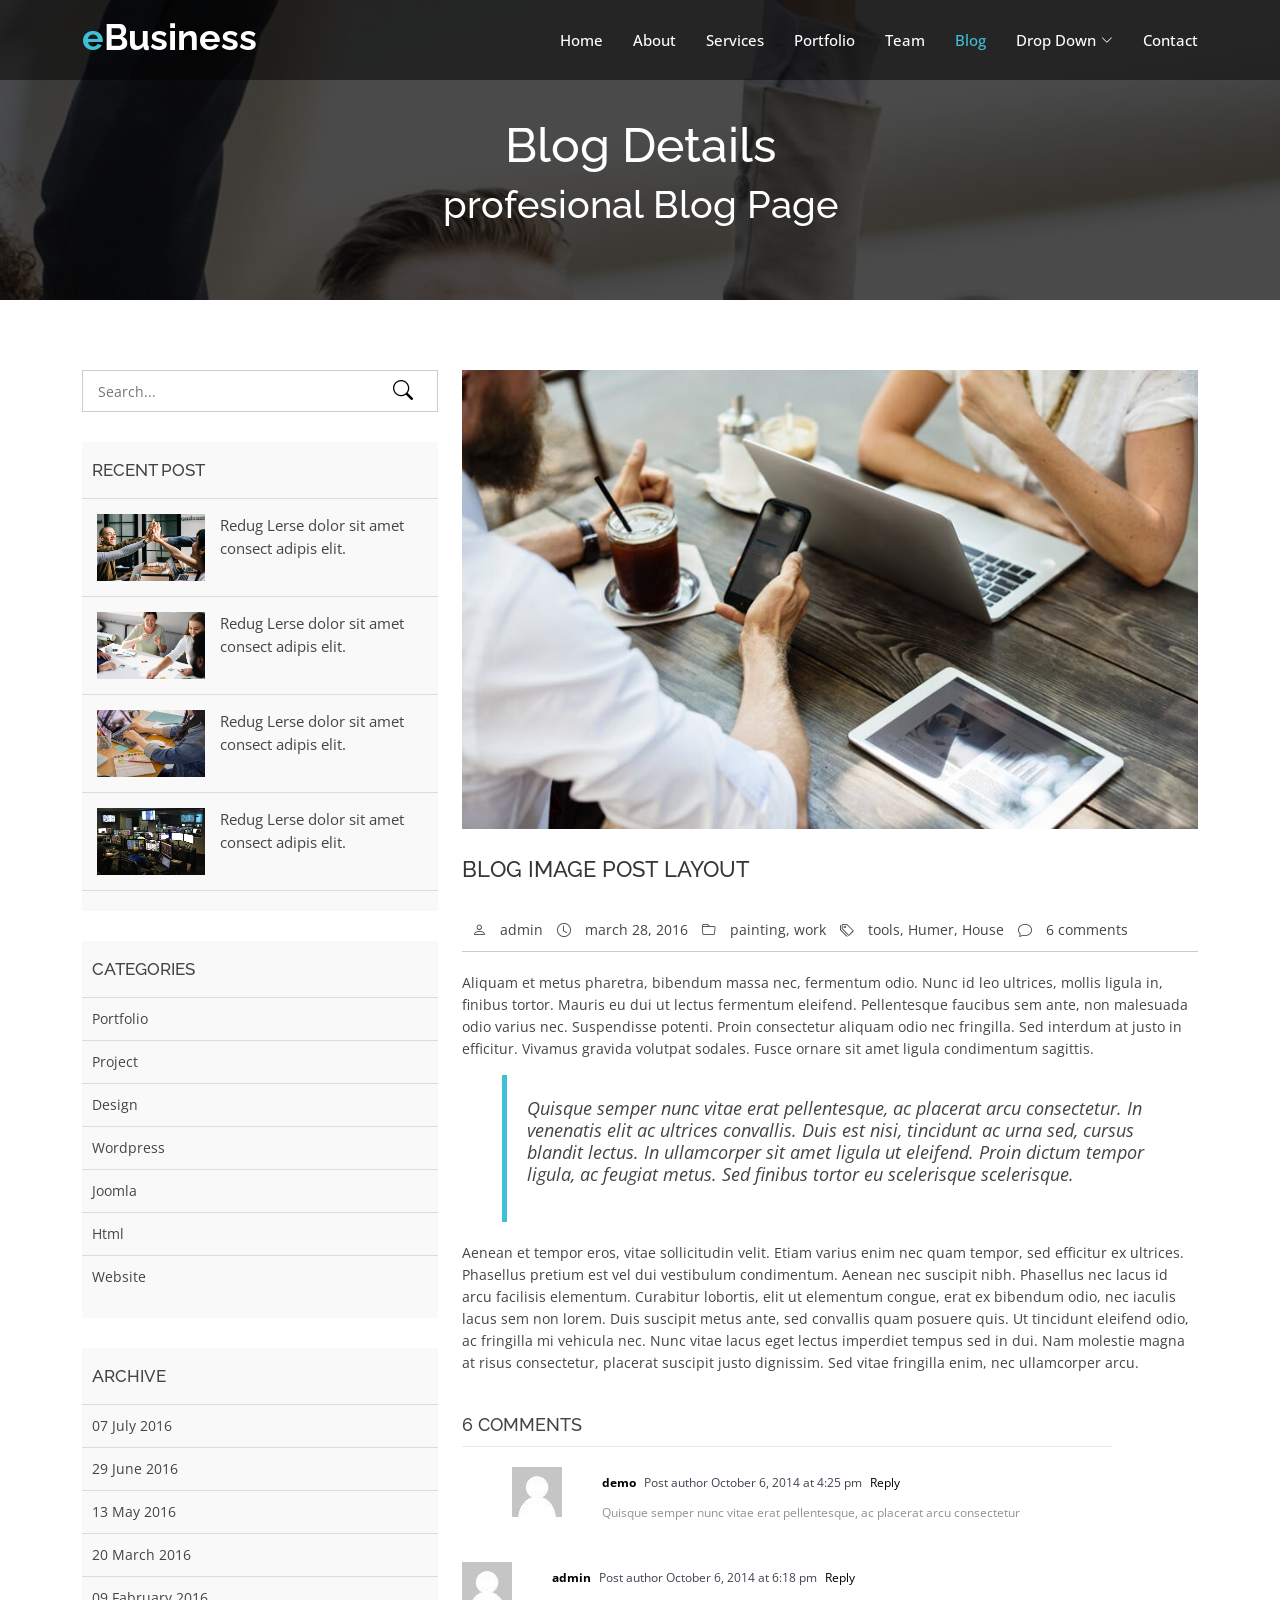
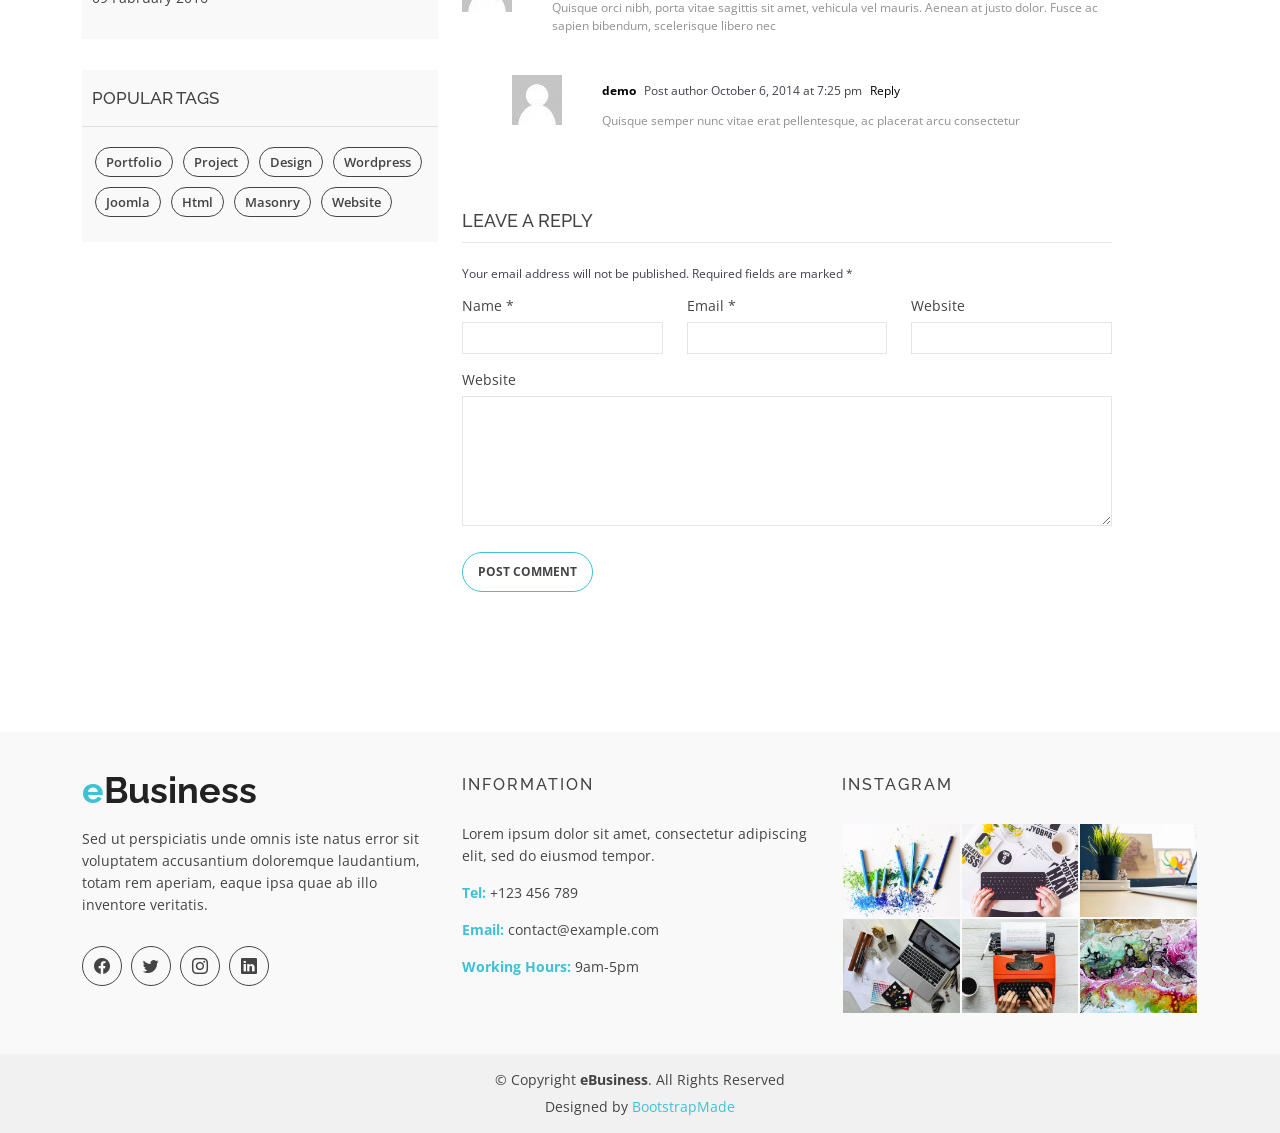
<file: eBusiness/eBusiness/blog-details.html>
<!DOCTYPE html>
<html lang="en">

<head>
  <meta charset="utf-8">
  <meta content="width=device-width, initial-scale=1.0" name="viewport">

  <title>eBusiness Bootstrap Template - Index</title>
  <meta content="" name="description">
  <meta content="" name="keywords">

  <!-- Favicons -->
  <link href="assets/img/favicon.png" rel="icon">
  <link href="assets/img/apple-touch-icon.png" rel="apple-touch-icon">

  <!-- Google Fonts -->
  <link href="https://fonts.googleapis.com/css?family=Open+Sans:300,400,400i,600,700|Raleway:300,400,400i,500,500i,700,800,900" rel="stylesheet">

  <!-- Vendor CSS Files -->
  <link href="assets/vendor/animate.css/animate.min.css" rel="stylesheet">
  <link href="assets/vendor/bootstrap/css/bootstrap.min.css" rel="stylesheet">
  <link href="assets/vendor/bootstrap-icons/bootstrap-icons.css" rel="stylesheet">
  <link href="assets/vendor/boxicons/css/boxicons.min.css" rel="stylesheet">
  <link href="assets/vendor/glightbox/css/glightbox.min.css" rel="stylesheet">
  <link href="assets/vendor/swiper/swiper-bundle.min.css" rel="stylesheet">

  <!-- Template Main CSS File -->
  <link href="assets/css/style.css" rel="stylesheet">

  <!-- =======================================================
  * Template Name: eBusiness - v4.9.0
  * Template URL: https://bootstrapmade.com/ebusiness-bootstrap-corporate-template/
  * Author: BootstrapMade.com
  * License: https://bootstrapmade.com/license/
  ======================================================== -->
</head>

<body>

  <!-- ======= Header ======= -->
  <header id="header" class="fixed-top d-flex align-items-center">
    <div class="container d-flex justify-content-between">

      <div class="logo">
        <h1><a href="index.html"><span>e</span>Business</a></h1>
        <!-- Uncomment below if you prefer to use an image logo -->
        <!-- <a href="index.html"><img src="assets/img/logo.png" alt="" class="img-fluid"></a>-->
      </div>

      <nav id="navbar" class="navbar">
        <ul>
          <li><a class="nav-link scrollto " href="#hero">Home</a></li>
          <li><a class="nav-link scrollto" href="#about">About</a></li>
          <li><a class="nav-link scrollto" href="#services">Services</a></li>
          <li><a class="nav-link scrollto" href="#portfolio">Portfolio</a></li>
          <li><a class="nav-link scrollto" href="#team">Team</a></li>
          <li><a class="active" href="blog.html">Blog</a></li>
          <li class="dropdown"><a href="#"><span>Drop Down</span> <i class="bi bi-chevron-down"></i></a>
            <ul>
              <li><a href="#">Drop Down 1</a></li>
              <li class="dropdown"><a href="#"><span>Deep Drop Down</span> <i class="bi bi-chevron-right"></i></a>
                <ul>
                  <li><a href="#">Deep Drop Down 1</a></li>
                  <li><a href="#">Deep Drop Down 2</a></li>
                  <li><a href="#">Deep Drop Down 3</a></li>
                  <li><a href="#">Deep Drop Down 4</a></li>
                  <li><a href="#">Deep Drop Down 5</a></li>
                </ul>
              </li>
              <li><a href="#">Drop Down 2</a></li>
              <li><a href="#">Drop Down 3</a></li>
              <li><a href="#">Drop Down 4</a></li>
            </ul>
          </li>
          <li><a class="nav-link scrollto" href="#contact">Contact</a></li>
        </ul>
        <i class="bi bi-list mobile-nav-toggle"></i>
      </nav><!-- .navbar -->

    </div>
  </header><!-- End Header -->

  <main id="main">

    <!-- ======= Blog Header ======= -->
    <div class="header-bg page-area">
      <div class="container position-relative">
        <div class="row">
          <div class="col-md-12 col-sm-12 col-xs-12">
            <div class="slider-content text-center">
              <div class="header-bottom">
                <div class="layer2">
                  <h1 class="title2">Blog Details </h1>
                </div>
                <div class="layer3">
                  <h2 class="title3">profesional Blog Page</h2>
                </div>
              </div>
            </div>
          </div>
        </div>
      </div>
    </div><!-- End Blog Header -->

    <!-- ======= Blog Page ======= -->
    <div class="blog-page area-padding">
      <div class="container">
        <div class="row">
          <div class="col-lg-4 col-md-4">
            <div class="page-head-blog">
              <div class="single-blog-page">
                <!-- search option start -->
                <form action="#">
                  <div class="search-option">
                    <input type="text" placeholder="Search...">
                    <button class="button" type="submit">
                      <i class="bi bi-search"></i>
                    </button>
                  </div>
                </form>
                <!-- search option end -->
              </div>
              <div class="single-blog-page">
                <!-- recent start -->
                <div class="left-blog">
                  <h4>recent post</h4>
                  <div class="recent-post">
                    <!-- start single post -->
                    <div class="recent-single-post">
                      <div class="post-img">
                        <a href="#">
                          <img src="assets/img/blog/1.jpg" alt="">
                        </a>
                      </div>
                      <div class="pst-content">
                        <p><a href="#"> Redug Lerse dolor sit amet consect adipis elit.</a></p>
                      </div>
                    </div>
                    <!-- End single post -->
                    <!-- start single post -->
                    <div class="recent-single-post">
                      <div class="post-img">
                        <a href="#">
                          <img src="assets/img/blog/2.jpg" alt="">
                        </a>
                      </div>
                      <div class="pst-content">
                        <p><a href="#"> Redug Lerse dolor sit amet consect adipis elit.</a></p>
                      </div>
                    </div>
                    <!-- End single post -->
                    <!-- start single post -->
                    <div class="recent-single-post">
                      <div class="post-img">
                        <a href="#">
                          <img src="assets/img/blog/3.jpg" alt="">
                        </a>
                      </div>
                      <div class="pst-content">
                        <p><a href="#"> Redug Lerse dolor sit amet consect adipis elit.</a></p>
                      </div>
                    </div>
                    <!-- End single post -->
                    <!-- start single post -->
                    <div class="recent-single-post">
                      <div class="post-img">
                        <a href="#">
                          <img src="assets/img/blog/4.jpg" alt="">
                        </a>
                      </div>
                      <div class="pst-content">
                        <p><a href="#"> Redug Lerse dolor sit amet consect adipis elit.</a></p>
                      </div>
                    </div>
                    <!-- End single post -->
                  </div>
                </div>
                <!-- recent end -->
              </div>
              <div class="single-blog-page">
                <div class="left-blog">
                  <h4>categories</h4>
                  <ul>
                    <li>
                      <a href="#">Portfolio</a>
                    </li>
                    <li>
                      <a href="#">Project</a>
                    </li>
                    <li>
                      <a href="#">Design</a>
                    </li>
                    <li>
                      <a href="#">wordpress</a>
                    </li>
                    <li>
                      <a href="#">Joomla</a>
                    </li>
                    <li>
                      <a href="#">Html</a>
                    </li>
                    <li>
                      <a href="#">Website</a>
                    </li>
                  </ul>
                </div>
              </div>
              <div class="single-blog-page">
                <div class="left-blog">
                  <h4>archive</h4>
                  <ul>
                    <li>
                      <a href="#">07 July 2016</a>
                    </li>
                    <li>
                      <a href="#">29 June 2016</a>
                    </li>
                    <li>
                      <a href="#">13 May 2016</a>
                    </li>
                    <li>
                      <a href="#">20 March 2016</a>
                    </li>
                    <li>
                      <a href="#">09 Fabruary 2016</a>
                    </li>
                  </ul>
                </div>
              </div>
              <div class="single-blog-page">
                <div class="left-tags blog-tags">
                  <div class="popular-tag left-side-tags left-blog">
                    <h4>popular tags</h4>
                    <ul>
                      <li>
                        <a href="#">Portfolio</a>
                      </li>
                      <li>
                        <a href="#">Project</a>
                      </li>
                      <li>
                        <a href="#">Design</a>
                      </li>
                      <li>
                        <a href="#">wordpress</a>
                      </li>
                      <li>
                        <a href="#">Joomla</a>
                      </li>
                      <li>
                        <a href="#">Html</a>
                      </li>
                      <li>
                        <a href="#">Masonry</a>
                      </li>
                      <li>
                        <a href="#">Website</a>
                      </li>
                    </ul>
                  </div>
                </div>
              </div>
            </div>
          </div>
          <!-- End left sidebar -->
          <!-- Start single blog -->
          <div class="col-md-8 col-sm-8 col-xs-12">
            <div class="row">
              <div class="col-md-12 col-sm-12 col-xs-12">
                <!-- single-blog start -->
                <article class="blog-post-wrapper">
                  <div class="post-thumbnail">
                    <img src="assets/img/blog/6.jpg" alt="" />
                  </div>
                  <div class="post-information">
                    <h2>Blog image post layout</h2>
                    <div class="entry-meta">
                      <span class="author-meta"><i class="bi bi-person"></i> <a href="#">admin</a></span>
                      <span><i class="bi bi-clock"></i> march 28, 2016</span>
                      <span class="tag-meta">
                        <i class="bi bi-folder"></i>
                        <a href="#">painting</a>,
                        <a href="#">work</a>
                      </span>
                      <span>
                        <i class="bi bi-tags"></i>
                        <a href="#">tools</a>,
                        <a href="#"> Humer</a>,
                        <a href="#">House</a>
                      </span>
                      <span><i class="bi bi-chat"></i> <a href="#">6 comments</a></span>
                    </div>
                    <div class="entry-content">
                      <p>Aliquam et metus pharetra, bibendum massa nec, fermentum odio. Nunc id leo ultrices, mollis ligula in, finibus tortor. Mauris eu dui ut lectus fermentum eleifend. Pellentesque faucibus sem ante, non malesuada odio varius nec. Suspendisse
                        potenti. Proin consectetur aliquam odio nec fringilla. Sed interdum at justo in efficitur. Vivamus gravida volutpat sodales. Fusce ornare sit amet ligula condimentum sagittis.</p>
                      <blockquote>
                        <p>Quisque semper nunc vitae erat pellentesque, ac placerat arcu consectetur. In venenatis elit ac ultrices convallis. Duis est nisi, tincidunt ac urna sed, cursus blandit lectus. In ullamcorper sit amet ligula ut eleifend. Proin dictum
                          tempor ligula, ac feugiat metus. Sed finibus tortor eu scelerisque scelerisque.</p>
                      </blockquote>
                      <p>Aenean et tempor eros, vitae sollicitudin velit. Etiam varius enim nec quam tempor, sed efficitur ex ultrices. Phasellus pretium est vel dui vestibulum condimentum. Aenean nec suscipit nibh. Phasellus nec lacus id arcu facilisis elementum.
                        Curabitur lobortis, elit ut elementum congue, erat ex bibendum odio, nec iaculis lacus sem non lorem. Duis suscipit metus ante, sed convallis quam posuere quis. Ut tincidunt eleifend odio, ac fringilla mi vehicula nec. Nunc vitae
                        lacus eget lectus imperdiet tempus sed in dui. Nam molestie magna at risus consectetur, placerat suscipit justo dignissim. Sed vitae fringilla enim, nec ullamcorper arcu.</p>
                    </div>
                  </div>
                </article>
                <div class="clear"></div>
                <div class="single-post-comments">
                  <div class="comments-area">
                    <div class="comments-heading">
                      <h3>6 comments</h3>
                    </div>
                    <div class="comments-list">
                      <ul>
                        <li class="threaded-comments">
                          <div class="comments-details">
                            <div class="comments-list-img">
                              <img src="assets/img/blog/b02.jpg" alt="post-author">
                            </div>
                            <div class="comments-content-wrap">
                              <span>
                                <b><a href="#">demo</a></b>
                                Post author
                                <span class="post-time">October 6, 2014 at 4:25 pm</span>
                                <a href="#">Reply</a>
                              </span>
                              <p>Quisque semper nunc vitae erat pellentesque, ac placerat arcu consectetur</p>
                            </div>
                          </div>
                        </li>
                        <li>
                          <div class="comments-details">
                            <div class="comments-list-img">
                              <img src="assets/img/blog/b02.jpg" alt="post-author">
                            </div>
                            <div class="comments-content-wrap">
                              <span>
                                <b><a href="#">admin</a></b>
                                Post author
                                <span class="post-time">October 6, 2014 at 6:18 pm </span>
                                <a href="#">Reply</a>
                              </span>
                              <p>Quisque orci nibh, porta vitae sagittis sit amet, vehicula vel mauris. Aenean at justo dolor. Fusce ac sapien bibendum, scelerisque libero nec</p>
                            </div>
                          </div>
                        </li>
                        <li class="threaded-comments">
                          <div class="comments-details">
                            <div class="comments-list-img">
                              <img src="assets/img/blog/b02.jpg" alt="post-author">
                            </div>
                            <div class="comments-content-wrap">
                              <span>
                                <b><a href="#">demo</a></b>
                                Post author
                                <span class="post-time">October 6, 2014 at 7:25 pm</span>
                                <a href="#">Reply</a>
                              </span>
                              <p>Quisque semper nunc vitae erat pellentesque, ac placerat arcu consectetur</p>
                            </div>
                          </div>
                        </li>
                      </ul>
                    </div>
                  </div>
                  <div class="comment-respond">
                    <h3 class="comment-reply-title">Leave a Reply </h3>
                    <span class="email-notes">Your email address will not be published. Required fields are marked *</span>
                    <form action="#">
                      <div class="row">
                        <div class="col-lg-4 col-md-4">
                          <p>Name *</p>
                          <input type="text" />
                        </div>
                        <div class="col-lg-4 col-md-4">
                          <p>Email *</p>
                          <input type="email" />
                        </div>
                        <div class="col-lg-4 col-md-4">
                          <p>Website</p>
                          <input type="text" />
                        </div>
                        <div class="col-lg-12 col-md-12 col-sm-12 comment-form-comment">
                          <p>Website</p>
                          <textarea id="message-box" cols="30" rows="10"></textarea>
                          <input type="submit" value="Post Comment" />
                        </div>
                      </div>
                    </form>
                  </div>
                </div>
                <!-- single-blog end -->
              </div>
            </div>
          </div>
        </div>
      </div>
    </div><!-- End Blog Page -->

  </main><!-- End #main -->

  <!-- ======= Footer ======= -->
  <footer>
    <div class="footer-area">
      <div class="container">
        <div class="row">
          <div class="col-md-4">
            <div class="footer-content">
              <div class="footer-head">
                <div class="footer-logo">
                  <h2><span>e</span>Business</h2>
                </div>

                <p>Sed ut perspiciatis unde omnis iste natus error sit voluptatem accusantium doloremque laudantium, totam rem aperiam, eaque ipsa quae ab illo inventore veritatis.</p>
                <div class="footer-icons">
                  <ul>
                    <li>
                      <a href="#"><i class="bi bi-facebook"></i></a>
                    </li>
                    <li>
                      <a href="#"><i class="bi bi-twitter"></i></a>
                    </li>
                    <li>
                      <a href="#"><i class="bi bi-instagram"></i></a>
                    </li>
                    <li>
                      <a href="#"><i class="bi bi-linkedin"></i></a>
                    </li>
                  </ul>
                </div>
              </div>
            </div>
          </div>
          <!-- end single footer -->
          <div class="col-md-4">
            <div class="footer-content">
              <div class="footer-head">
                <h4>information</h4>
                <p>
                  Lorem ipsum dolor sit amet, consectetur adipiscing elit, sed do eiusmod tempor.
                </p>
                <div class="footer-contacts">
                  <p><span>Tel:</span> +123 456 789</p>
                  <p><span>Email:</span> contact@example.com</p>
                  <p><span>Working Hours:</span> 9am-5pm</p>
                </div>
              </div>
            </div>
          </div>
          <!-- end single footer -->
          <div class="col-md-4">
            <div class="footer-content">
              <div class="footer-head">
                <h4>Instagram</h4>
                <div class="flicker-img">
                  <a href="#"><img src="assets/img/portfolio/1.jpg" alt=""></a>
                  <a href="#"><img src="assets/img/portfolio/2.jpg" alt=""></a>
                  <a href="#"><img src="assets/img/portfolio/3.jpg" alt=""></a>
                  <a href="#"><img src="assets/img/portfolio/4.jpg" alt=""></a>
                  <a href="#"><img src="assets/img/portfolio/5.jpg" alt=""></a>
                  <a href="#"><img src="assets/img/portfolio/6.jpg" alt=""></a>
                </div>
              </div>
            </div>
          </div>
        </div>
      </div>
    </div>
    <div class="footer-area-bottom">
      <div class="container">
        <div class="row">
          <div class="col-md-12 col-sm-12 col-xs-12">
            <div class="copyright text-center">
              <p>
                &copy; Copyright <strong>eBusiness</strong>. All Rights Reserved
              </p>
            </div>
            <div class="credits">
              <!--
              All the links in the footer should remain intact.
              You can delete the links only if you purchased the pro version.
              Licensing information: https://bootstrapmade.com/license/
              Purchase the pro version with working PHP/AJAX contact form: https://bootstrapmade.com/buy/?theme=eBusiness
            -->
              Designed by <a href="https://bootstrapmade.com/">BootstrapMade</a>
            </div>
          </div>
        </div>
      </div>
    </div>
  </footer><!-- End  Footer -->

  <div id="preloader"></div>
  <a href="#" class="back-to-top d-flex align-items-center justify-content-center"><i class="bi bi-arrow-up-short"></i></a>

  <!-- Vendor JS Files -->
  <script src="assets/vendor/bootstrap/js/bootstrap.bundle.min.js"></script>
  <script src="assets/vendor/glightbox/js/glightbox.min.js"></script>
  <script src="assets/vendor/isotope-layout/isotope.pkgd.min.js"></script>
  <script src="assets/vendor/swiper/swiper-bundle.min.js"></script>
  <script src="assets/vendor/php-email-form/validate.js"></script>

  <!-- Template Main JS File -->
  <script src="assets/js/main.js"></script>

</body>

</html>
</file>
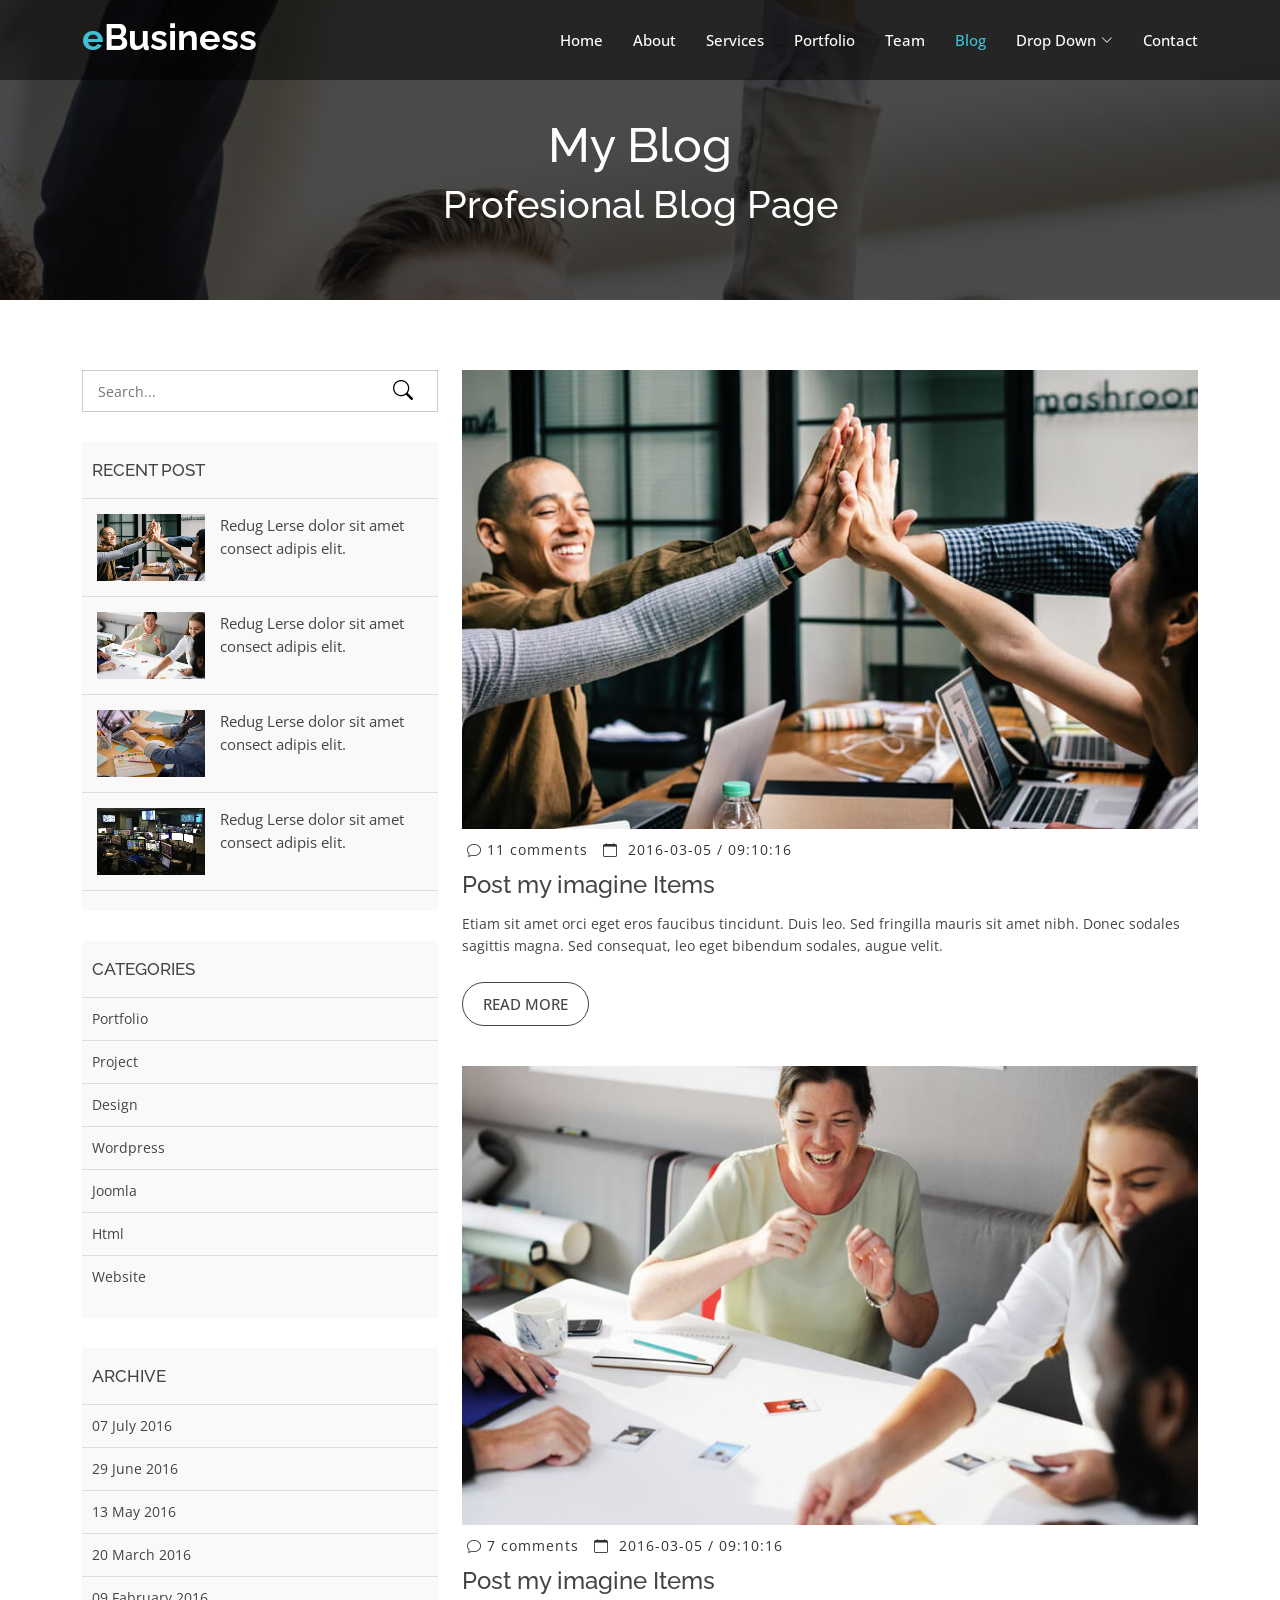
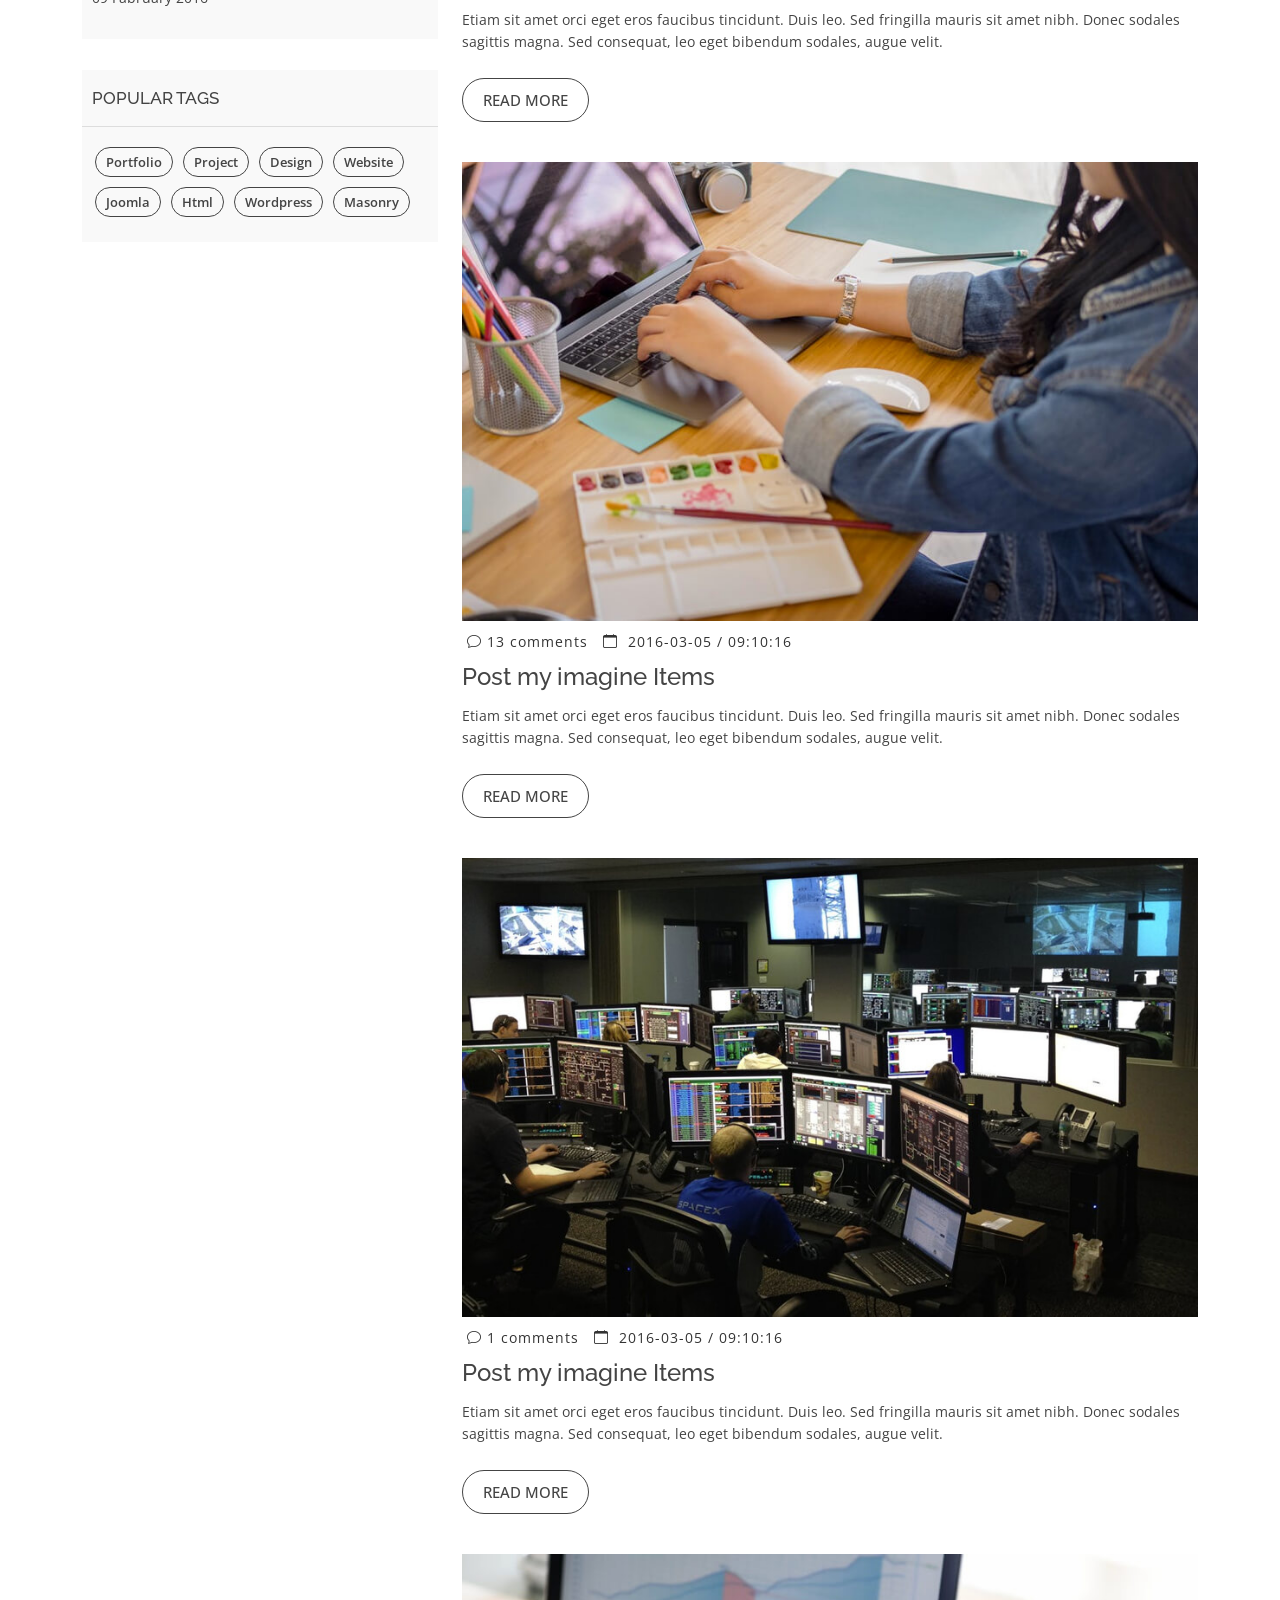
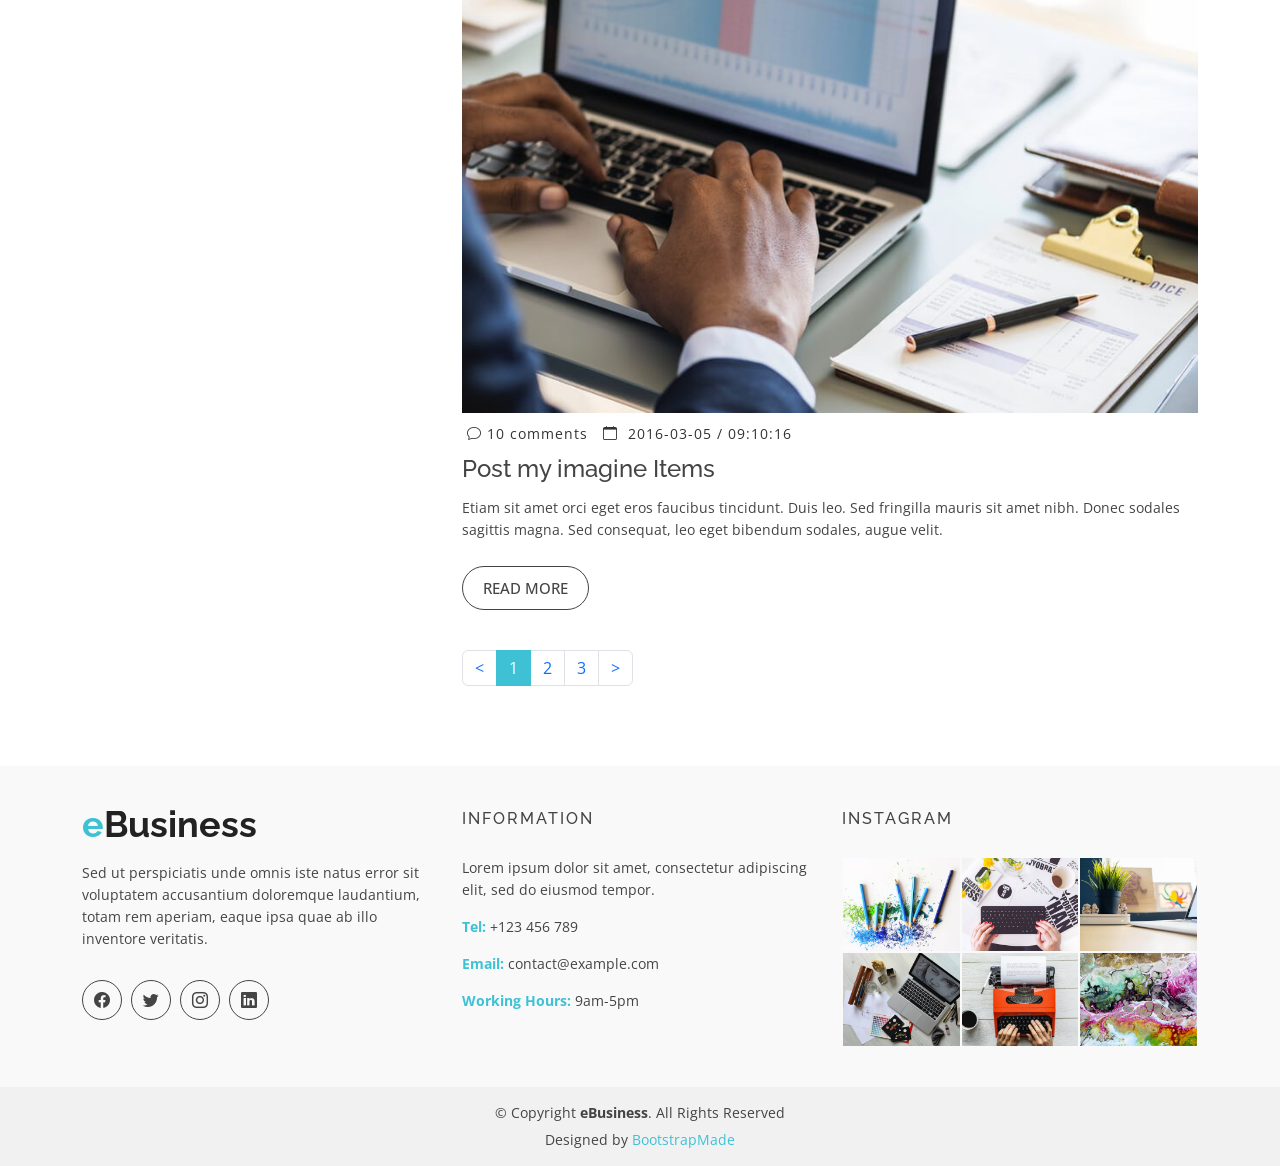
<file: eBusiness/eBusiness/blog.html>
<!DOCTYPE html>
<html lang="en">

<head>
  <meta charset="utf-8">
  <meta content="width=device-width, initial-scale=1.0" name="viewport">

  <title>eBusiness Bootstrap Template - Index</title>
  <meta content="" name="description">
  <meta content="" name="keywords">

  <!-- Favicons -->
  <link href="assets/img/favicon.png" rel="icon">
  <link href="assets/img/apple-touch-icon.png" rel="apple-touch-icon">

  <!-- Google Fonts -->
  <link href="https://fonts.googleapis.com/css?family=Open+Sans:300,400,400i,600,700|Raleway:300,400,400i,500,500i,700,800,900" rel="stylesheet">

  <!-- Vendor CSS Files -->
  <link href="assets/vendor/animate.css/animate.min.css" rel="stylesheet">
  <link href="assets/vendor/bootstrap/css/bootstrap.min.css" rel="stylesheet">
  <link href="assets/vendor/bootstrap-icons/bootstrap-icons.css" rel="stylesheet">
  <link href="assets/vendor/boxicons/css/boxicons.min.css" rel="stylesheet">
  <link href="assets/vendor/glightbox/css/glightbox.min.css" rel="stylesheet">
  <link href="assets/vendor/swiper/swiper-bundle.min.css" rel="stylesheet">

  <!-- Template Main CSS File -->
  <link href="assets/css/style.css" rel="stylesheet">

  <!-- =======================================================
  * Template Name: eBusiness - v4.9.0
  * Template URL: https://bootstrapmade.com/ebusiness-bootstrap-corporate-template/
  * Author: BootstrapMade.com
  * License: https://bootstrapmade.com/license/
  ======================================================== -->
</head>

<body>

  <!-- ======= Header ======= -->
  <header id="header" class="fixed-top d-flex align-items-center">
    <div class="container d-flex justify-content-between">

      <div class="logo">
        <h1><a href="index.html"><span>e</span>Business</a></h1>
        <!-- Uncomment below if you prefer to use an image logo -->
        <!-- <a href="index.html"><img src="assets/img/logo.png" alt="" class="img-fluid"></a>-->
      </div>

      <nav id="navbar" class="navbar">
        <ul>
          <li><a class="nav-link scrollto " href="#hero">Home</a></li>
          <li><a class="nav-link scrollto" href="#about">About</a></li>
          <li><a class="nav-link scrollto" href="#services">Services</a></li>
          <li><a class="nav-link scrollto" href="#portfolio">Portfolio</a></li>
          <li><a class="nav-link scrollto" href="#team">Team</a></li>
          <li><a class="active" href="blog.html">Blog</a></li>
          <li class="dropdown"><a href="#"><span>Drop Down</span> <i class="bi bi-chevron-down"></i></a>
            <ul>
              <li><a href="#">Drop Down 1</a></li>
              <li class="dropdown"><a href="#"><span>Deep Drop Down</span> <i class="bi bi-chevron-right"></i></a>
                <ul>
                  <li><a href="#">Deep Drop Down 1</a></li>
                  <li><a href="#">Deep Drop Down 2</a></li>
                  <li><a href="#">Deep Drop Down 3</a></li>
                  <li><a href="#">Deep Drop Down 4</a></li>
                  <li><a href="#">Deep Drop Down 5</a></li>
                </ul>
              </li>
              <li><a href="#">Drop Down 2</a></li>
              <li><a href="#">Drop Down 3</a></li>
              <li><a href="#">Drop Down 4</a></li>
            </ul>
          </li>
          <li><a class="nav-link scrollto" href="#contact">Contact</a></li>
        </ul>
        <i class="bi bi-list mobile-nav-toggle"></i>
      </nav><!-- .navbar -->

    </div>
  </header><!-- End Header -->

  <main id="main">

    <!-- ======= Blog Header ======= -->
    <div class="header-bg page-area">
      <div class="container position-relative">
        <div class="row">
          <div class="col-md-12 col-sm-12 col-xs-12">
            <div class="slider-content text-center">
              <div class="header-bottom">
                <div class="layer2">
                  <h1 class="title2">My Blog</h1>
                </div>
                <div class="layer3">
                  <h2 class="title3">Profesional Blog Page</h2>
                </div>
              </div>
            </div>
          </div>
        </div>
      </div>
    </div><!-- End Blog Header -->

    <!-- ======= Blog Page ======= -->
    <div class="blog-page area-padding">
      <div class="container">
        <div class="row">
          <div class="col-lg-4 col-md-4">
            <div class="page-head-blog">
              <div class="single-blog-page">
                <!-- search option start -->
                <form action="#">
                  <div class="search-option">
                    <input type="text" placeholder="Search...">
                    <button class="button" type="submit">
                      <i class="bi bi-search"></i>
                    </button>
                  </div>
                </form>
                <!-- search option end -->
              </div>
              <div class="single-blog-page">
                <!-- recent start -->
                <div class="left-blog">
                  <h4>recent post</h4>
                  <div class="recent-post">
                    <!-- start single post -->
                    <div class="recent-single-post">
                      <div class="post-img">
                        <a href="#">
                          <img src="assets/img/blog/1.jpg" alt="">
                        </a>
                      </div>
                      <div class="pst-content">
                        <p><a href="#"> Redug Lerse dolor sit amet consect adipis elit.</a></p>
                      </div>
                    </div>
                    <!-- End single post -->
                    <!-- start single post -->
                    <div class="recent-single-post">
                      <div class="post-img">
                        <a href="#">
                          <img src="assets/img/blog/2.jpg" alt="">
                        </a>
                      </div>
                      <div class="pst-content">
                        <p><a href="#"> Redug Lerse dolor sit amet consect adipis elit.</a></p>
                      </div>
                    </div>
                    <!-- End single post -->
                    <!-- start single post -->
                    <div class="recent-single-post">
                      <div class="post-img">
                        <a href="#">
                          <img src="assets/img/blog/3.jpg" alt="">
                        </a>
                      </div>
                      <div class="pst-content">
                        <p><a href="#"> Redug Lerse dolor sit amet consect adipis elit.</a></p>
                      </div>
                    </div>
                    <!-- End single post -->
                    <!-- start single post -->
                    <div class="recent-single-post">
                      <div class="post-img">
                        <a href="#">
                          <img src="assets/img/blog/4.jpg" alt="">
                        </a>
                      </div>
                      <div class="pst-content">
                        <p><a href="#"> Redug Lerse dolor sit amet consect adipis elit.</a></p>
                      </div>
                    </div>
                    <!-- End single post -->
                  </div>
                </div>
                <!-- recent end -->
              </div>
              <div class="single-blog-page">
                <div class="left-blog">
                  <h4>categories</h4>
                  <ul>
                    <li>
                      <a href="#">Portfolio</a>
                    </li>
                    <li>
                      <a href="#">Project</a>
                    </li>
                    <li>
                      <a href="#">Design</a>
                    </li>
                    <li>
                      <a href="#">wordpress</a>
                    </li>
                    <li>
                      <a href="#">Joomla</a>
                    </li>
                    <li>
                      <a href="#">Html</a>
                    </li>
                    <li>
                      <a href="#">Website</a>
                    </li>
                  </ul>
                </div>
              </div>
              <div class="single-blog-page">
                <div class="left-blog">
                  <h4>archive</h4>
                  <ul>
                    <li>
                      <a href="#">07 July 2016</a>
                    </li>
                    <li>
                      <a href="#">29 June 2016</a>
                    </li>
                    <li>
                      <a href="#">13 May 2016</a>
                    </li>
                    <li>
                      <a href="#">20 March 2016</a>
                    </li>
                    <li>
                      <a href="#">09 Fabruary 2016</a>
                    </li>
                  </ul>
                </div>
              </div>
              <div class="single-blog-page">
                <div class="left-tags blog-tags">
                  <div class="popular-tag left-side-tags left-blog">
                    <h4>popular tags</h4>
                    <ul>
                      <li>
                        <a href="#">Portfolio</a>
                      </li>
                      <li>
                        <a href="#">Project</a>
                      </li>
                      <li>
                        <a href="#">Design</a>
                      </li>
                      <li>
                        <a href="#">Website</a>
                      </li>
                      <li>
                        <a href="#">Joomla</a>
                      </li>
                      <li>
                        <a href="#">Html</a>
                      </li>
                      <li>
                        <a href="#">wordpress</a>
                      </li>
                      <li>
                        <a href="#">Masonry</a>
                      </li>
                    </ul>
                  </div>
                </div>
              </div>
            </div>
          </div>
          <!-- End left sidebar -->
          <!-- Start single blog -->
          <div class="col-md-8 col-sm-8 col-xs-12">
            <div class="row">
              <div class="col-md-12 col-sm-12 col-xs-12">
                <div class="single-blog">
                  <div class="single-blog-img">
                    <a href="blog-details.html">
                      <img src="assets/img/blog/1.jpg" alt="">
                    </a>
                  </div>
                  <div class="blog-meta">
                    <span class="comments-type">
                      <i class="bi bi-chat"></i>
                      <a href="#">11 comments</a>
                    </span>
                    <span class="date-type">
                      <i class="bi bi-calendar"></i>2016-03-05 / 09:10:16
                    </span>
                  </div>
                  <div class="blog-text">
                    <h4>
                      <a href="#">Post my imagine Items</a>
                    </h4>
                    <p>
                      Etiam sit amet orci eget eros faucibus tincidunt. Duis leo. Sed fringilla mauris sit amet nibh. Donec sodales sagittis magna. Sed consequat, leo eget bibendum sodales, augue velit.
                    </p>
                  </div>
                  <span>
                    <a href="blog-details.html" class="ready-btn">Read more</a>
                  </span>
                </div>
              </div>
              <!-- End single blog -->
              <div class="col-md-12 col-sm-12 col-xs-12">
                <div class="single-blog">
                  <div class="single-blog-img">
                    <a href="blog-details.html">
                      <img src="assets/img/blog/2.jpg" alt="">
                    </a>
                  </div>
                  <div class="blog-meta">
                    <span class="comments-type">
                      <i class="bi bi-chat"></i>
                      <a href="#">7 comments</a>
                    </span>
                    <span class="date-type">
                      <i class="bi bi-calendar"></i>2016-03-05 / 09:10:16
                    </span>
                  </div>
                  <div class="blog-text">
                    <h4>
                      <a href="#">Post my imagine Items</a>
                    </h4>
                    <p>
                      Etiam sit amet orci eget eros faucibus tincidunt. Duis leo. Sed fringilla mauris sit amet nibh. Donec sodales sagittis magna. Sed consequat, leo eget bibendum sodales, augue velit.
                    </p>
                  </div>
                  <span>
                    <a href="blog-details.html" class="ready-btn">Read more</a>
                  </span>
                </div>
              </div>
              <!-- Start single blog -->
              <div class="col-md-12 col-sm-12 col-xs-12">
                <div class="single-blog">
                  <div class="single-blog-img">
                    <a href="blog-details.html">
                      <img src="assets/img/blog/3.jpg" alt="">
                    </a>
                  </div>
                  <div class="blog-meta">
                    <span class="comments-type">
                      <i class="bi bi-chat"></i>
                      <a href="#">13 comments</a>
                    </span>
                    <span class="date-type">
                      <i class="bi bi-calendar"></i>2016-03-05 / 09:10:16
                    </span>
                  </div>
                  <div class="blog-text">
                    <h4>
                      <a href="#">Post my imagine Items</a>
                    </h4>
                    <p>
                      Etiam sit amet orci eget eros faucibus tincidunt. Duis leo. Sed fringilla mauris sit amet nibh. Donec sodales sagittis magna. Sed consequat, leo eget bibendum sodales, augue velit.
                    </p>
                  </div>
                  <span>
                    <a href="blog-details.html" class="ready-btn">Read more</a>
                  </span>
                </div>
              </div>
              <!-- End single blog -->
              <div class="col-md-12 col-sm-12 col-xs-12">
                <div class="single-blog">
                  <div class="single-blog-img">
                    <a href="blog-details.html">
                      <img src="assets/img/blog/4.jpg" alt="">
                    </a>
                  </div>
                  <div class="blog-meta">
                    <span class="comments-type">
                      <i class="bi bi-chat"></i>
                      <a href="#">1 comments</a>
                    </span>
                    <span class="date-type">
                      <i class="bi bi-calendar"></i>2016-03-05 / 09:10:16
                    </span>
                  </div>
                  <div class="blog-text">
                    <h4>
                      <a href="#">Post my imagine Items</a>
                    </h4>
                    <p>
                      Etiam sit amet orci eget eros faucibus tincidunt. Duis leo. Sed fringilla mauris sit amet nibh. Donec sodales sagittis magna. Sed consequat, leo eget bibendum sodales, augue velit.
                    </p>
                  </div>
                  <span>
                    <a href="blog-details.html" class="ready-btn">Read more</a>
                  </span>
                </div>
              </div>
              <!-- Start single blog -->
              <div class="col-md-12 col-sm-12 col-xs-12">
                <div class="single-blog">
                  <div class="single-blog-img">
                    <a href="blog-details.html">
                      <img src="assets/img/blog/5.jpg" alt="">
                    </a>
                  </div>
                  <div class="blog-meta">
                    <span class="comments-type">
                      <i class="bi bi-chat"></i>
                      <a href="#">10 comments</a>
                    </span>
                    <span class="date-type">
                      <i class="bi bi-calendar"></i>2016-03-05 / 09:10:16
                    </span>
                  </div>
                  <div class="blog-text">
                    <h4>
                      <a href="#">Post my imagine Items</a>
                    </h4>
                    <p>
                      Etiam sit amet orci eget eros faucibus tincidunt. Duis leo. Sed fringilla mauris sit amet nibh. Donec sodales sagittis magna. Sed consequat, leo eget bibendum sodales, augue velit.
                    </p>
                  </div>
                  <span>
                    <a href="blog-details.html" class="ready-btn">Read more</a>
                  </span>
                </div>
              </div>
              <!-- End single blog -->
              <div class="blog-pagination">
                <ul class="pagination">
                  <li class="page-item"><a href="#" class="page-link">&lt;</a></li>
                  <li class="page-item active"><a href="#" class="page-link">1</a></li>
                  <li class="page-item"><a href="#" class="page-link">2</a></li>
                  <li class="page-item"><a href="#" class="page-link">3</a></li>
                  <li class="page-item"><a href="#" class="page-link">&gt;</a></li>
                </ul>
              </div>
            </div>
          </div>
        </div>
      </div>
    </div><!-- End Blog Page -->

  </main><!-- End #main -->

  <!-- ======= Footer ======= -->
  <footer>
    <div class="footer-area">
      <div class="container">
        <div class="row">
          <div class="col-md-4">
            <div class="footer-content">
              <div class="footer-head">
                <div class="footer-logo">
                  <h2><span>e</span>Business</h2>
                </div>

                <p>Sed ut perspiciatis unde omnis iste natus error sit voluptatem accusantium doloremque laudantium, totam rem aperiam, eaque ipsa quae ab illo inventore veritatis.</p>
                <div class="footer-icons">
                  <ul>
                    <li>
                      <a href="#"><i class="bi bi-facebook"></i></a>
                    </li>
                    <li>
                      <a href="#"><i class="bi bi-twitter"></i></a>
                    </li>
                    <li>
                      <a href="#"><i class="bi bi-instagram"></i></a>
                    </li>
                    <li>
                      <a href="#"><i class="bi bi-linkedin"></i></a>
                    </li>
                  </ul>
                </div>
              </div>
            </div>
          </div>
          <!-- end single footer -->
          <div class="col-md-4">
            <div class="footer-content">
              <div class="footer-head">
                <h4>information</h4>
                <p>
                  Lorem ipsum dolor sit amet, consectetur adipiscing elit, sed do eiusmod tempor.
                </p>
                <div class="footer-contacts">
                  <p><span>Tel:</span> +123 456 789</p>
                  <p><span>Email:</span> contact@example.com</p>
                  <p><span>Working Hours:</span> 9am-5pm</p>
                </div>
              </div>
            </div>
          </div>
          <!-- end single footer -->
          <div class="col-md-4">
            <div class="footer-content">
              <div class="footer-head">
                <h4>Instagram</h4>
                <div class="flicker-img">
                  <a href="#"><img src="assets/img/portfolio/1.jpg" alt=""></a>
                  <a href="#"><img src="assets/img/portfolio/2.jpg" alt=""></a>
                  <a href="#"><img src="assets/img/portfolio/3.jpg" alt=""></a>
                  <a href="#"><img src="assets/img/portfolio/4.jpg" alt=""></a>
                  <a href="#"><img src="assets/img/portfolio/5.jpg" alt=""></a>
                  <a href="#"><img src="assets/img/portfolio/6.jpg" alt=""></a>
                </div>
              </div>
            </div>
          </div>
        </div>
      </div>
    </div>
    <div class="footer-area-bottom">
      <div class="container">
        <div class="row">
          <div class="col-md-12 col-sm-12 col-xs-12">
            <div class="copyright text-center">
              <p>
                &copy; Copyright <strong>eBusiness</strong>. All Rights Reserved
              </p>
            </div>
            <div class="credits">
              <!--
              All the links in the footer should remain intact.
              You can delete the links only if you purchased the pro version.
              Licensing information: https://bootstrapmade.com/license/
              Purchase the pro version with working PHP/AJAX contact form: https://bootstrapmade.com/buy/?theme=eBusiness
            -->
              Designed by <a href="https://bootstrapmade.com/">BootstrapMade</a>
            </div>
          </div>
        </div>
      </div>
    </div>
  </footer><!-- End  Footer -->

  <div id="preloader"></div>
  <a href="#" class="back-to-top d-flex align-items-center justify-content-center"><i class="bi bi-arrow-up-short"></i></a>

  <!-- Vendor JS Files -->
  <script src="assets/vendor/bootstrap/js/bootstrap.bundle.min.js"></script>
  <script src="assets/vendor/glightbox/js/glightbox.min.js"></script>
  <script src="assets/vendor/isotope-layout/isotope.pkgd.min.js"></script>
  <script src="assets/vendor/swiper/swiper-bundle.min.js"></script>
  <script src="assets/vendor/php-email-form/validate.js"></script>

  <!-- Template Main JS File -->
  <script src="assets/js/main.js"></script>

</body>

</html>
</file>
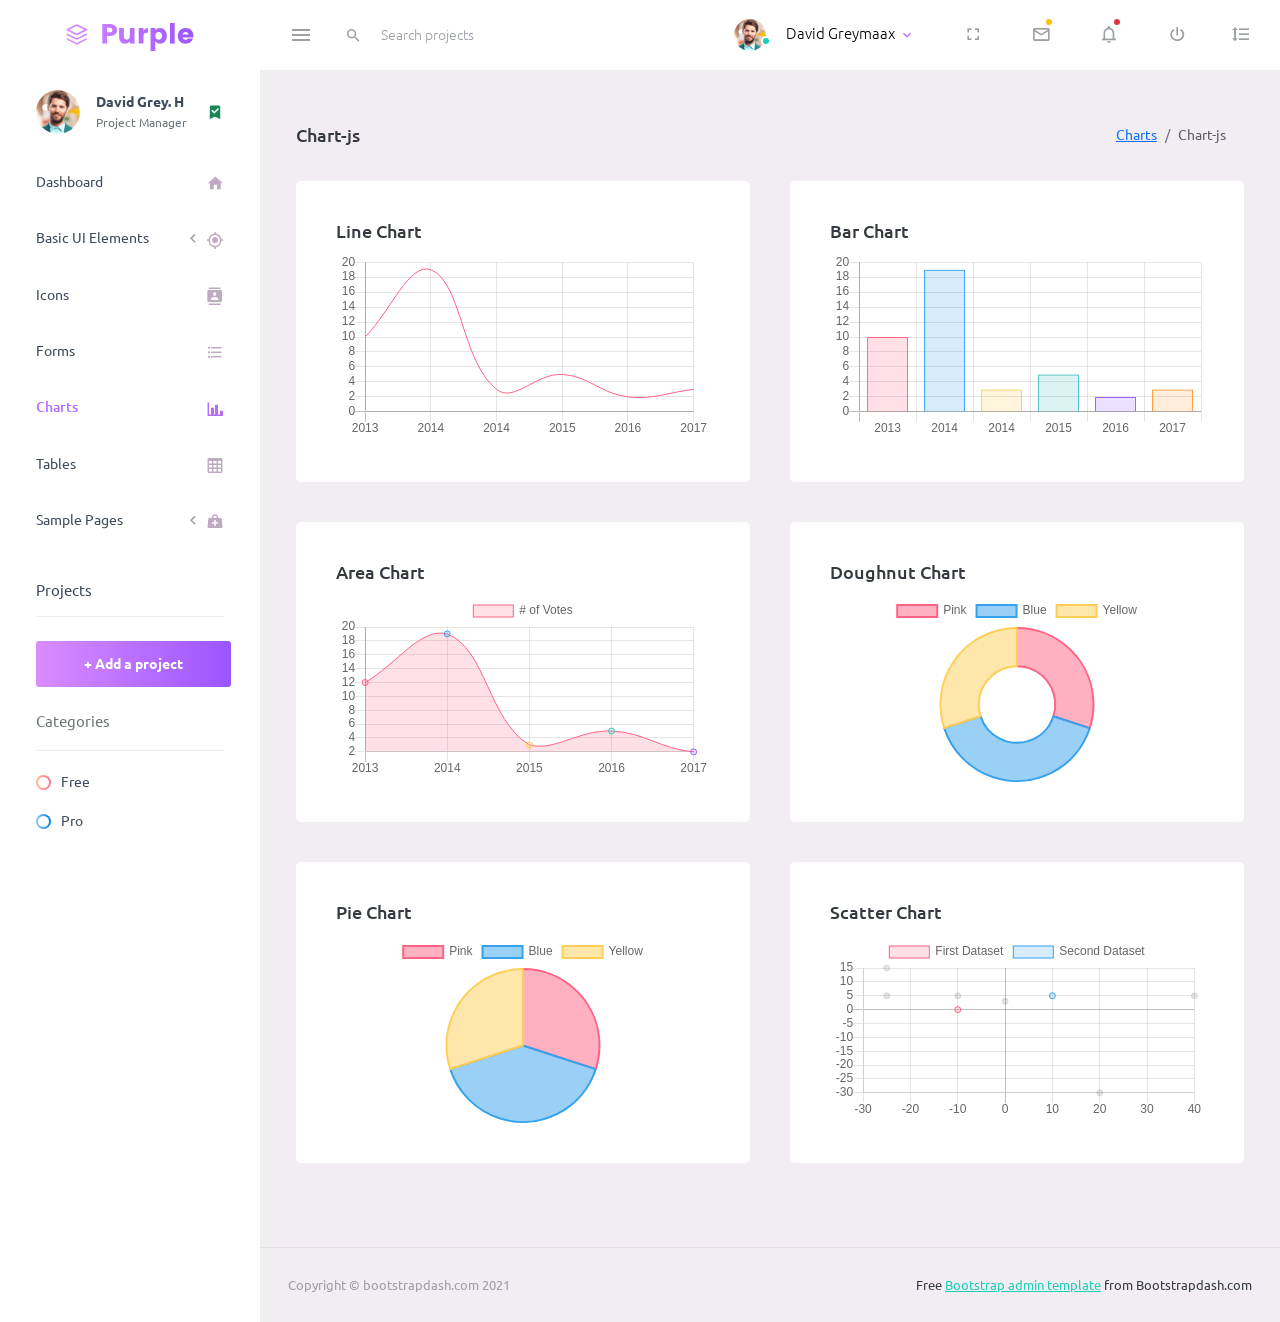
<file: admin/pages/charts/chartjs.html>
<!DOCTYPE html>
<html lang="en">
  <head>
    <!-- Required meta tags -->
    <meta charset="utf-8">
    <meta name="viewport" content="width=device-width, initial-scale=1, shrink-to-fit=no">
    <title>Purple Admin</title>
    <!-- plugins:css -->
    <link rel="stylesheet" href="../../assets/vendors/mdi/css/materialdesignicons.min.css">
    <link rel="stylesheet" href="../../assets/vendors/css/vendor.bundle.base.css">
    <!-- endinject -->
    <!-- Plugin css for this page -->
    <!-- End Plugin css for this page -->
    <!-- inject:css -->
    <!-- endinject -->
    <!-- Layout styles -->
    <link rel="stylesheet" href="../../assets/css/style.css">
    <!-- End layout styles -->
    <link rel="shortcut icon" href="../../assets/images/favicon.ico" />
  </head>
  <body>
    <div class="container-scroller">
      <!-- partial:../../partials/_navbar.html -->
      <nav class="navbar default-layout-navbar col-lg-12 col-12 p-0 fixed-top d-flex flex-row">
        <div class="text-center navbar-brand-wrapper d-flex align-items-center justify-content-center">
          <a class="navbar-brand brand-logo" href="../../index.html"><img src="../../assets/images/logo.svg" alt="logo" /></a>
          <a class="navbar-brand brand-logo-mini" href="../../index.html"><img src="../../assets/images/logo-mini.svg" alt="logo" /></a>
        </div>
        <div class="navbar-menu-wrapper d-flex align-items-stretch">
          <button class="navbar-toggler navbar-toggler align-self-center" type="button" data-toggle="minimize">
            <span class="mdi mdi-menu"></span>
          </button>
          <div class="search-field d-none d-md-block">
            <form class="d-flex align-items-center h-100" action="#">
              <div class="input-group">
                <div class="input-group-prepend bg-transparent">
                  <i class="input-group-text border-0 mdi mdi-magnify"></i>
                </div>
                <input type="text" class="form-control bg-transparent border-0" placeholder="Search projects">
              </div>
            </form>
          </div>
          <ul class="navbar-nav navbar-nav-right">
            <li class="nav-item nav-profile dropdown">
              <a class="nav-link dropdown-toggle" id="profileDropdown" href="#" data-bs-toggle="dropdown" aria-expanded="false">
                <div class="nav-profile-img">
                  <img src="../../assets/images/faces/face1.jpg" alt="image">
                  <span class="availability-status online"></span>
                </div>
                <div class="nav-profile-text">
                  <p class="mb-1 text-black">David Greymaax</p>
                </div>
              </a>
              <div class="dropdown-menu navbar-dropdown" aria-labelledby="profileDropdown">
                <a class="dropdown-item" href="#">
                  <i class="mdi mdi-cached me-2 text-success"></i> Activity Log </a>
                <div class="dropdown-divider"></div>
                <a class="dropdown-item" href="#">
                  <i class="mdi mdi-logout me-2 text-primary"></i> Signout </a>
              </div>
            </li>
            <li class="nav-item d-none d-lg-block full-screen-link">
              <a class="nav-link">
                <i class="mdi mdi-fullscreen" id="fullscreen-button"></i>
              </a>
            </li>
            <li class="nav-item dropdown">
              <a class="nav-link count-indicator dropdown-toggle" id="messageDropdown" href="#" data-bs-toggle="dropdown" aria-expanded="false">
                <i class="mdi mdi-email-outline"></i>
                <span class="count-symbol bg-warning"></span>
              </a>
              <div class="dropdown-menu dropdown-menu-right navbar-dropdown preview-list" aria-labelledby="messageDropdown">
                <h6 class="p-3 mb-0">Messages</h6>
                <div class="dropdown-divider"></div>
                <a class="dropdown-item preview-item">
                  <div class="preview-thumbnail">
                    <img src="../../assets/images/faces/face4.jpg" alt="image" class="profile-pic">
                  </div>
                  <div class="preview-item-content d-flex align-items-start flex-column justify-content-center">
                    <h6 class="preview-subject ellipsis mb-1 font-weight-normal">Mark send you a message</h6>
                    <p class="text-gray mb-0"> 1 Minutes ago </p>
                  </div>
                </a>
                <div class="dropdown-divider"></div>
                <a class="dropdown-item preview-item">
                  <div class="preview-thumbnail">
                    <img src="../../assets/images/faces/face2.jpg" alt="image" class="profile-pic">
                  </div>
                  <div class="preview-item-content d-flex align-items-start flex-column justify-content-center">
                    <h6 class="preview-subject ellipsis mb-1 font-weight-normal">Cregh send you a message</h6>
                    <p class="text-gray mb-0"> 15 Minutes ago </p>
                  </div>
                </a>
                <div class="dropdown-divider"></div>
                <a class="dropdown-item preview-item">
                  <div class="preview-thumbnail">
                    <img src="../../assets/images/faces/face3.jpg" alt="image" class="profile-pic">
                  </div>
                  <div class="preview-item-content d-flex align-items-start flex-column justify-content-center">
                    <h6 class="preview-subject ellipsis mb-1 font-weight-normal">Profile picture updated</h6>
                    <p class="text-gray mb-0"> 18 Minutes ago </p>
                  </div>
                </a>
                <div class="dropdown-divider"></div>
                <h6 class="p-3 mb-0 text-center">4 new messages</h6>
              </div>
            </li>
            <li class="nav-item dropdown">
              <a class="nav-link count-indicator dropdown-toggle" id="notificationDropdown" href="#" data-bs-toggle="dropdown">
                <i class="mdi mdi-bell-outline"></i>
                <span class="count-symbol bg-danger"></span>
              </a>
              <div class="dropdown-menu dropdown-menu-right navbar-dropdown preview-list" aria-labelledby="notificationDropdown">
                <h6 class="p-3 mb-0">Notifications</h6>
                <div class="dropdown-divider"></div>
                <a class="dropdown-item preview-item">
                  <div class="preview-thumbnail">
                    <div class="preview-icon bg-success">
                      <i class="mdi mdi-calendar"></i>
                    </div>
                  </div>
                  <div class="preview-item-content d-flex align-items-start flex-column justify-content-center">
                    <h6 class="preview-subject font-weight-normal mb-1">Event today</h6>
                    <p class="text-gray ellipsis mb-0"> Just a reminder that you have an event today </p>
                  </div>
                </a>
                <div class="dropdown-divider"></div>
                <a class="dropdown-item preview-item">
                  <div class="preview-thumbnail">
                    <div class="preview-icon bg-warning">
                      <i class="mdi mdi-settings"></i>
                    </div>
                  </div>
                  <div class="preview-item-content d-flex align-items-start flex-column justify-content-center">
                    <h6 class="preview-subject font-weight-normal mb-1">Settings</h6>
                    <p class="text-gray ellipsis mb-0"> Update dashboard </p>
                  </div>
                </a>
                <div class="dropdown-divider"></div>
                <a class="dropdown-item preview-item">
                  <div class="preview-thumbnail">
                    <div class="preview-icon bg-info">
                      <i class="mdi mdi-link-variant"></i>
                    </div>
                  </div>
                  <div class="preview-item-content d-flex align-items-start flex-column justify-content-center">
                    <h6 class="preview-subject font-weight-normal mb-1">Launch Admin</h6>
                    <p class="text-gray ellipsis mb-0"> New admin wow! </p>
                  </div>
                </a>
                <div class="dropdown-divider"></div>
                <h6 class="p-3 mb-0 text-center">See all notifications</h6>
              </div>
            </li>
            <li class="nav-item nav-logout d-none d-lg-block">
              <a class="nav-link" href="#">
                <i class="mdi mdi-power"></i>
              </a>
            </li>
            <li class="nav-item nav-settings d-none d-lg-block">
              <a class="nav-link" href="#">
                <i class="mdi mdi-format-line-spacing"></i>
              </a>
            </li>
          </ul>
          <button class="navbar-toggler navbar-toggler-right d-lg-none align-self-center" type="button" data-toggle="offcanvas">
            <span class="mdi mdi-menu"></span>
          </button>
        </div>
      </nav>
      <!-- partial -->
      <div class="container-fluid page-body-wrapper">
        <!-- partial:../../partials/_sidebar.html -->
        <nav class="sidebar sidebar-offcanvas" id="sidebar">
          <ul class="nav">
            <li class="nav-item nav-profile">
              <a href="#" class="nav-link">
                <div class="nav-profile-image">
                  <img src="../../assets/images/faces/face1.jpg" alt="profile">
                  <span class="login-status online"></span>
                  <!--change to offline or busy as needed-->
                </div>
                <div class="nav-profile-text d-flex flex-column">
                  <span class="font-weight-bold mb-2">David Grey. H</span>
                  <span class="text-secondary text-small">Project Manager</span>
                </div>
                <i class="mdi mdi-bookmark-check text-success nav-profile-badge"></i>
              </a>
            </li>
            <li class="nav-item">
              <a class="nav-link" href="../../index.html">
                <span class="menu-title">Dashboard</span>
                <i class="mdi mdi-home menu-icon"></i>
              </a>
            </li>
            <li class="nav-item">
              <a class="nav-link" data-bs-toggle="collapse" href="#ui-basic" aria-expanded="false" aria-controls="ui-basic">
                <span class="menu-title">Basic UI Elements</span>
                <i class="menu-arrow"></i>
                <i class="mdi mdi-crosshairs-gps menu-icon"></i>
              </a>
              <div class="collapse" id="ui-basic">
                <ul class="nav flex-column sub-menu">
                  <li class="nav-item"> <a class="nav-link" href="../../pages/ui-features/buttons.html">Buttons</a></li>
                  <li class="nav-item"> <a class="nav-link" href="../../pages/ui-features/typography.html">Typography</a></li>
                </ul>
              </div>
            </li>
            <li class="nav-item">
              <a class="nav-link" href="../../pages/icons/mdi.html">
                <span class="menu-title">Icons</span>
                <i class="mdi mdi-contacts menu-icon"></i>
              </a>
            </li>
            <li class="nav-item">
              <a class="nav-link" href="../../pages/forms/basic_elements.html">
                <span class="menu-title">Forms</span>
                <i class="mdi mdi-format-list-bulleted menu-icon"></i>
              </a>
            </li>
            <li class="nav-item">
              <a class="nav-link" href="../../pages/charts/chartjs.html">
                <span class="menu-title">Charts</span>
                <i class="mdi mdi-chart-bar menu-icon"></i>
              </a>
            </li>
            <li class="nav-item">
              <a class="nav-link" href="../../pages/tables/basic-table.html">
                <span class="menu-title">Tables</span>
                <i class="mdi mdi-table-large menu-icon"></i>
              </a>
            </li>
            <li class="nav-item">
              <a class="nav-link" data-bs-toggle="collapse" href="#general-pages" aria-expanded="false" aria-controls="general-pages">
                <span class="menu-title">Sample Pages</span>
                <i class="menu-arrow"></i>
                <i class="mdi mdi-medical-bag menu-icon"></i>
              </a>
              <div class="collapse" id="general-pages">
                <ul class="nav flex-column sub-menu">
                  <li class="nav-item"> <a class="nav-link" href="../../pages/samples/blank-page.html"> Blank Page </a></li>
                  <li class="nav-item"> <a class="nav-link" href="../../pages/samples/login.html"> Login </a></li>
                  <li class="nav-item"> <a class="nav-link" href="../../pages/samples/register.html"> Register </a></li>
                  <li class="nav-item"> <a class="nav-link" href="../../pages/samples/error-404.html"> 404 </a></li>
                  <li class="nav-item"> <a class="nav-link" href="../../pages/samples/error-500.html"> 500 </a></li>
                </ul>
              </div>
            </li>
            <li class="nav-item sidebar-actions">
              <span class="nav-link">
                <div class="border-bottom">
                  <h6 class="font-weight-normal mb-3">Projects</h6>
                </div>
                <button class="btn btn-block btn-lg btn-gradient-primary mt-4">+ Add a project</button>
                <div class="mt-4">
                  <div class="border-bottom">
                    <p class="text-secondary">Categories</p>
                  </div>
                  <ul class="gradient-bullet-list mt-4">
                    <li>Free</li>
                    <li>Pro</li>
                  </ul>
                </div>
              </span>
            </li>
          </ul>
        </nav>
        <!-- partial -->
        <div class="main-panel">
          <div class="content-wrapper">
            <div class="page-header">
              <h3 class="page-title"> Chart-js </h3>
              <nav aria-label="breadcrumb">
                <ol class="breadcrumb">
                  <li class="breadcrumb-item"><a href="#">Charts</a></li>
                  <li class="breadcrumb-item active" aria-current="page">Chart-js</li>
                </ol>
              </nav>
            </div>
            <div class="row">
              <div class="col-lg-6 grid-margin stretch-card">
                <div class="card">
                  <div class="card-body">
                    <h4 class="card-title">Line chart</h4>
                    <canvas id="lineChart" style="height:250px"></canvas>
                  </div>
                </div>
              </div>
              <div class="col-lg-6 grid-margin stretch-card">
                <div class="card">
                  <div class="card-body">
                    <h4 class="card-title">Bar chart</h4>
                    <canvas id="barChart" style="height:230px"></canvas>
                  </div>
                </div>
              </div>
            </div>
            <div class="row">
              <div class="col-lg-6 grid-margin stretch-card">
                <div class="card">
                  <div class="card-body">
                    <h4 class="card-title">Area chart</h4>
                    <canvas id="areaChart" style="height:250px"></canvas>
                  </div>
                </div>
              </div>
              <div class="col-lg-6 grid-margin stretch-card">
                <div class="card">
                  <div class="card-body">
                    <h4 class="card-title">Doughnut chart</h4>
                    <canvas id="doughnutChart" style="height:250px"></canvas>
                  </div>
                </div>
              </div>
            </div>
            <div class="row">
              <div class="col-lg-6 grid-margin stretch-card">
                <div class="card">
                  <div class="card-body">
                    <h4 class="card-title">Pie chart</h4>
                    <canvas id="pieChart" style="height:250px"></canvas>
                  </div>
                </div>
              </div>
              <div class="col-lg-6 grid-margin stretch-card">
                <div class="card">
                  <div class="card-body">
                    <h4 class="card-title">Scatter chart</h4>
                    <canvas id="scatterChart" style="height:250px"></canvas>
                  </div>
                </div>
              </div>
            </div>
          </div>
          <!-- content-wrapper ends -->
          <!-- partial:../../partials/_footer.html -->
          <footer class="footer">
            <div class="container-fluid d-flex justify-content-between">
              <span class="text-muted d-block text-center text-sm-start d-sm-inline-block">Copyright © bootstrapdash.com 2021</span>
              <span class="float-none float-sm-end mt-1 mt-sm-0 text-end"> Free <a href="https://www.bootstrapdash.com/bootstrap-admin-template/" target="_blank">Bootstrap admin template</a> from Bootstrapdash.com</span>
            </div>
          </footer>
          <!-- partial -->
        </div>
        <!-- main-panel ends -->
      </div>
      <!-- page-body-wrapper ends -->
    </div>
    <!-- container-scroller -->
    <!-- plugins:js -->
    <script src="../../assets/vendors/js/vendor.bundle.base.js"></script>
    <!-- endinject -->
    <!-- Plugin js for this page -->
    <script src="../../assets/vendors/chart.js/Chart.min.js"></script>
    <!-- End plugin js for this page -->
    <!-- inject:js -->
    <script src="../../assets/js/off-canvas.js"></script>
    <script src="../../assets/js/hoverable-collapse.js"></script>
    <script src="../../assets/js/misc.js"></script>
    <!-- endinject -->
    <!-- Custom js for this page -->
    <script src="../../assets/js/chart.js"></script>
    <!-- End custom js for this page -->
  </body>
</html>
</file>
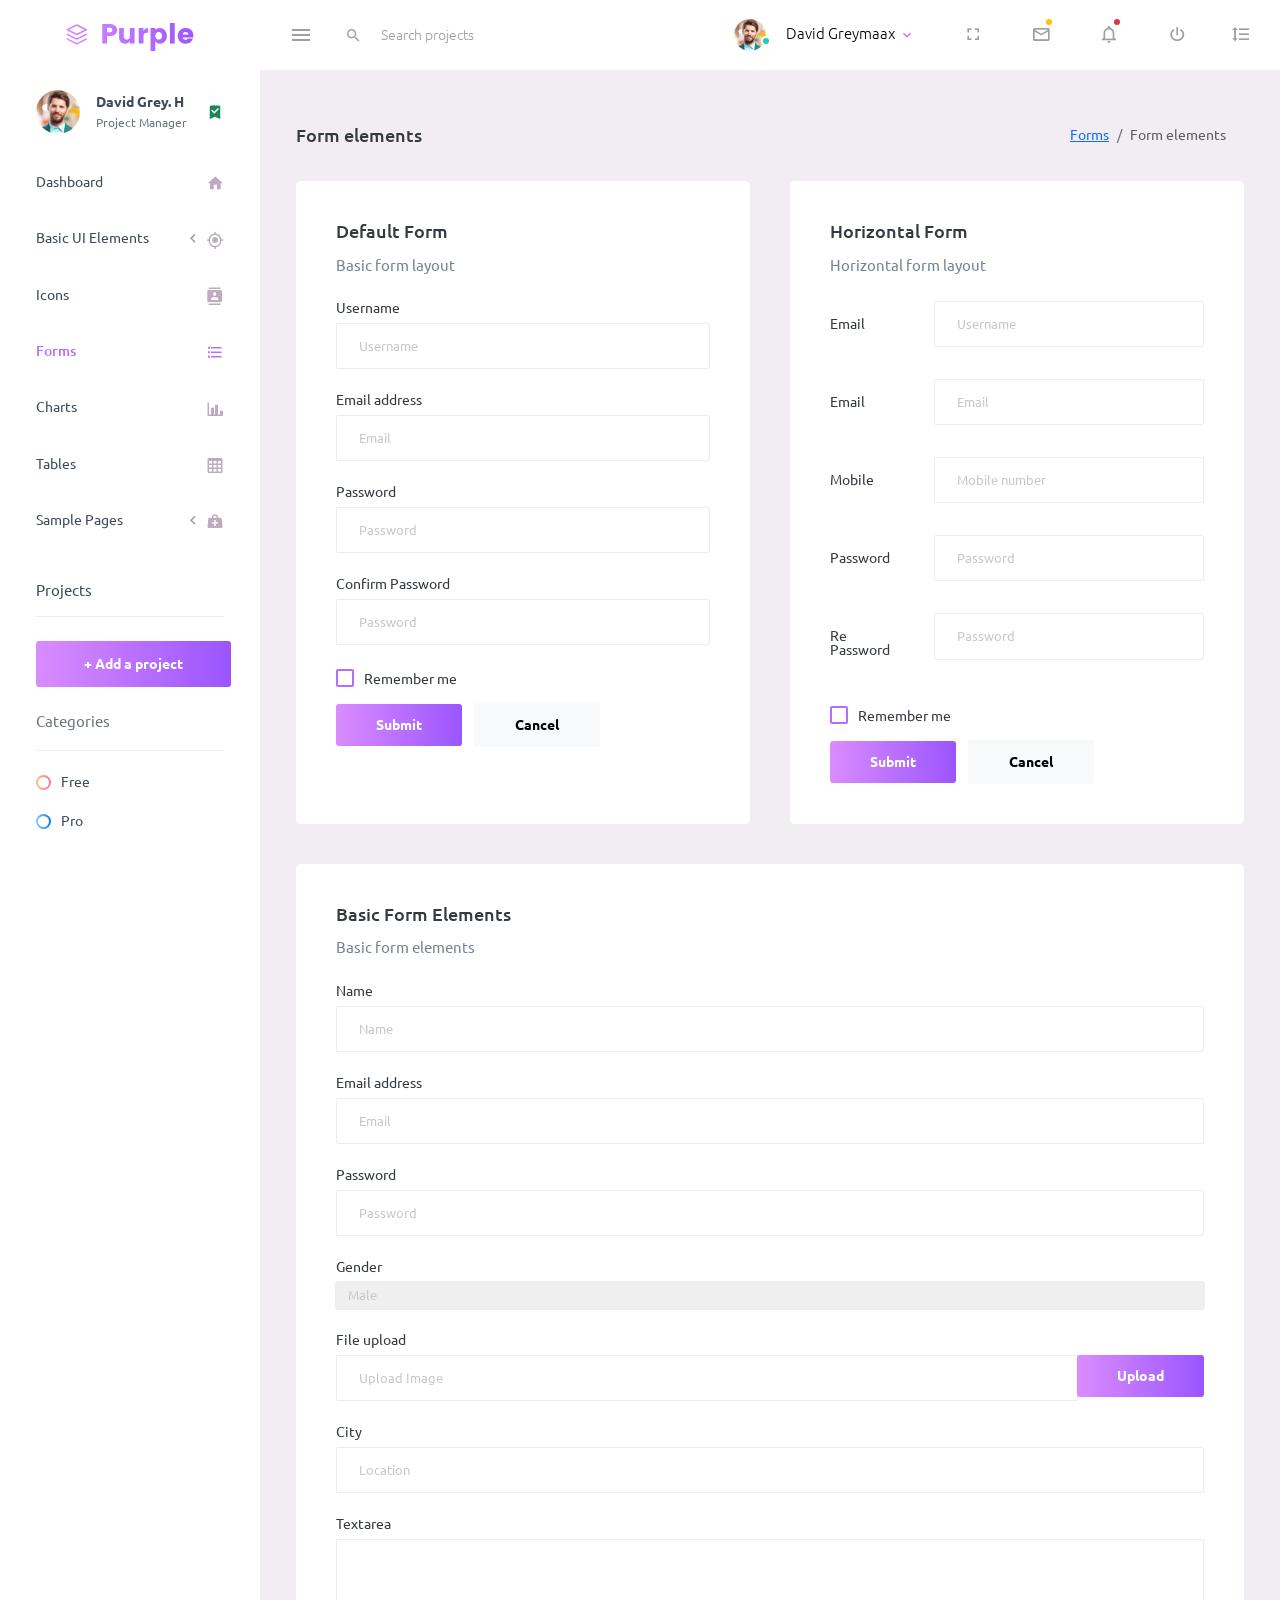
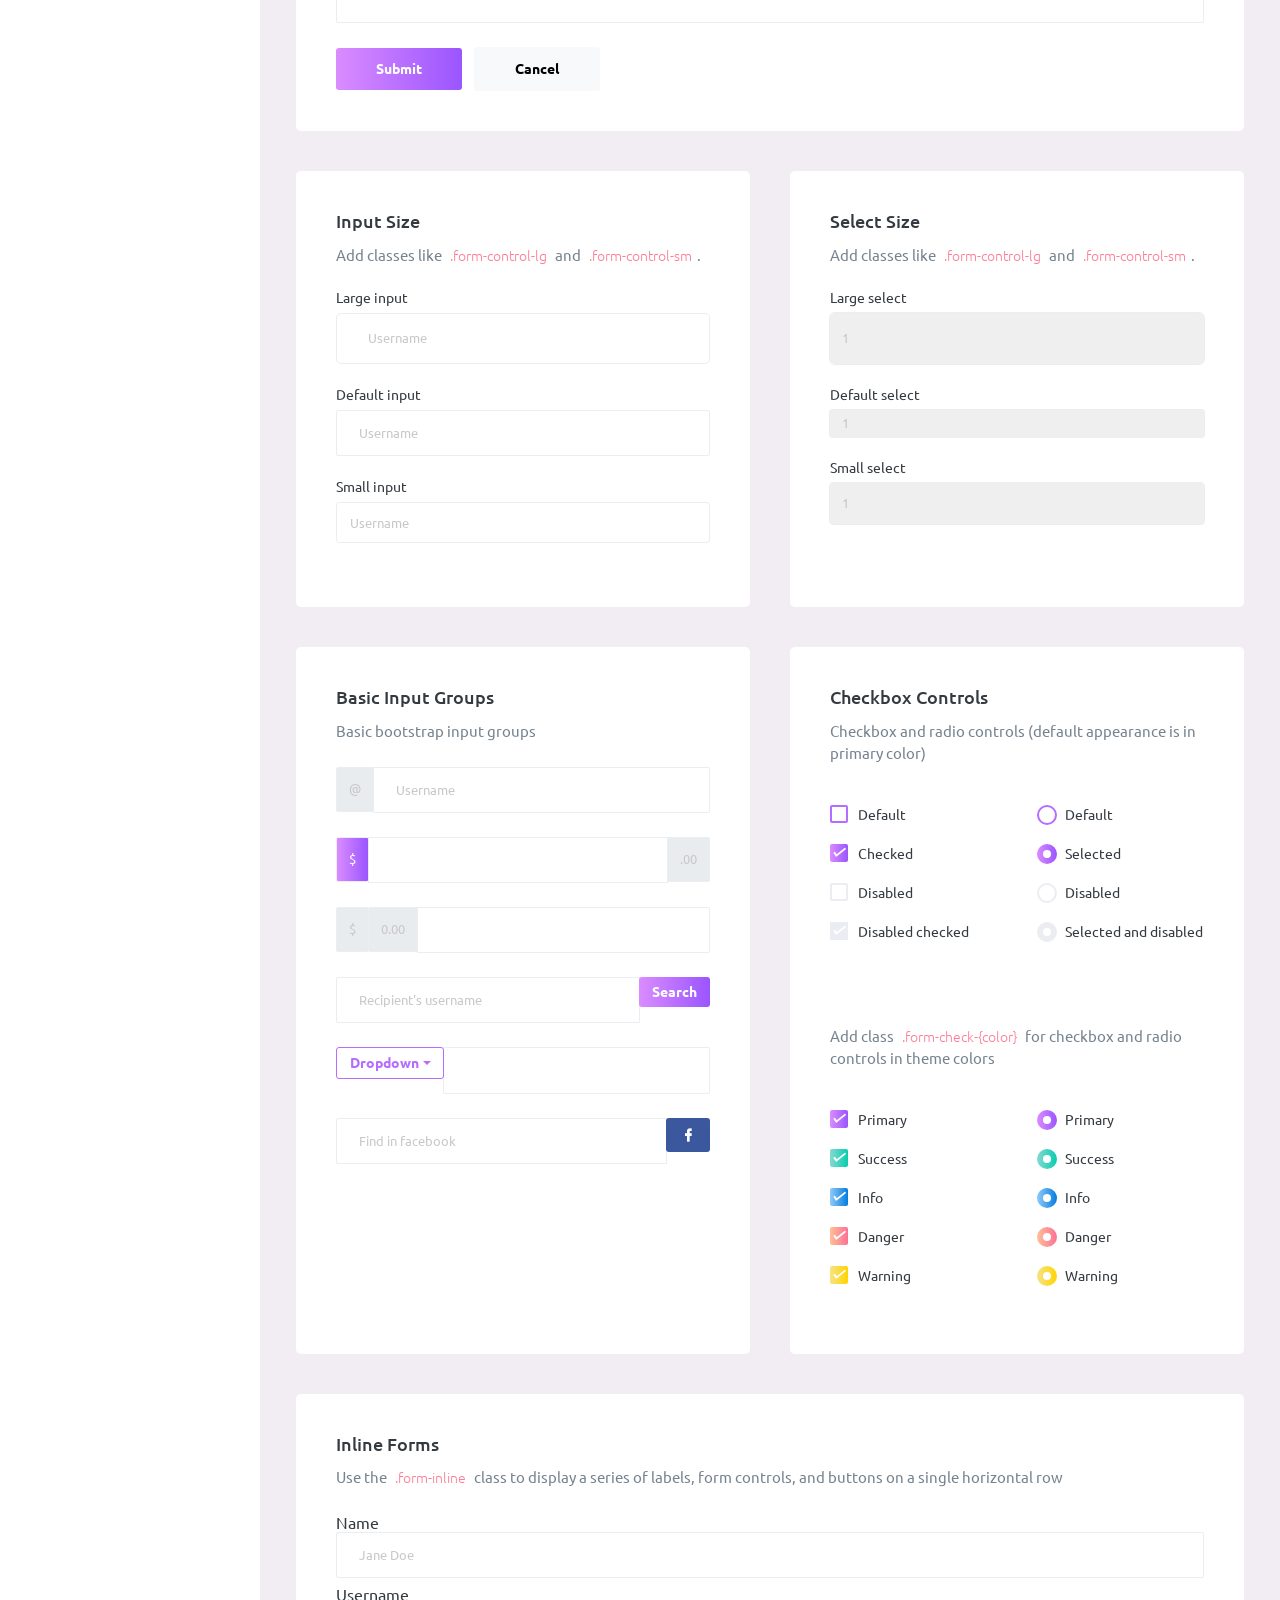
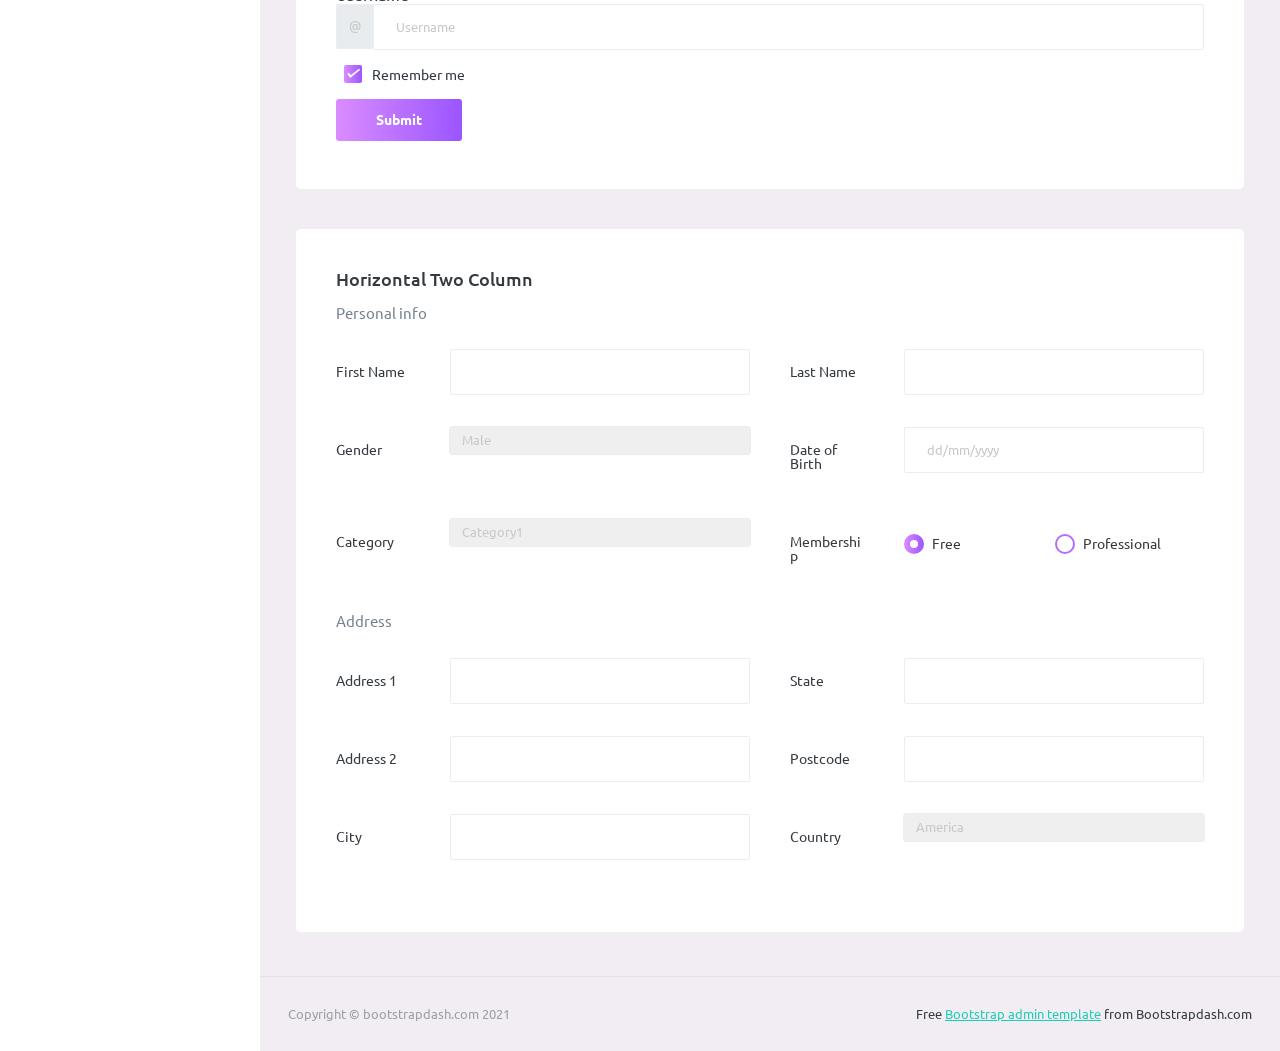
<file: admin/pages/forms/basic_elements.html>
<!DOCTYPE html>
<html lang="en">
  <head>
    <!-- Required meta tags -->
    <meta charset="utf-8">
    <meta name="viewport" content="width=device-width, initial-scale=1, shrink-to-fit=no">
    <title>Purple Admin</title>
    <!-- plugins:css -->
    <link rel="stylesheet" href="../../assets/vendors/mdi/css/materialdesignicons.min.css">
    <link rel="stylesheet" href="../../assets/vendors/css/vendor.bundle.base.css">
    <!-- endinject -->
    <!-- Plugin css for this page -->
    <!-- End plugin css for this page -->
    <!-- inject:css -->
    <!-- endinject -->
    <!-- Layout styles -->
    <link rel="stylesheet" href="../../assets/css/style.css">
    <!-- End layout styles -->
    <link rel="shortcut icon" href="../../assets/images/favicon.ico" />
  </head>
  <body>
    <div class="container-scroller">
      <!-- partial:../../partials/_navbar.html -->
      <nav class="navbar default-layout-navbar col-lg-12 col-12 p-0 fixed-top d-flex flex-row">
        <div class="text-center navbar-brand-wrapper d-flex align-items-center justify-content-center">
          <a class="navbar-brand brand-logo" href="../../index.html"><img src="../../assets/images/logo.svg" alt="logo" /></a>
          <a class="navbar-brand brand-logo-mini" href="../../index.html"><img src="../../assets/images/logo-mini.svg" alt="logo" /></a>
        </div>
        <div class="navbar-menu-wrapper d-flex align-items-stretch">
          <button class="navbar-toggler navbar-toggler align-self-center" type="button" data-toggle="minimize">
            <span class="mdi mdi-menu"></span>
          </button>
          <div class="search-field d-none d-md-block">
            <form class="d-flex align-items-center h-100" action="#">
              <div class="input-group">
                <div class="input-group-prepend bg-transparent">
                  <i class="input-group-text border-0 mdi mdi-magnify"></i>
                </div>
                <input type="text" class="form-control bg-transparent border-0" placeholder="Search projects">
              </div>
            </form>
          </div>
          <ul class="navbar-nav navbar-nav-right">
            <li class="nav-item nav-profile dropdown">
              <a class="nav-link dropdown-toggle" id="profileDropdown" href="#" data-bs-toggle="dropdown" aria-expanded="false">
                <div class="nav-profile-img">
                  <img src="../../assets/images/faces/face1.jpg" alt="image">
                  <span class="availability-status online"></span>
                </div>
                <div class="nav-profile-text">
                  <p class="mb-1 text-black">David Greymaax</p>
                </div>
              </a>
              <div class="dropdown-menu navbar-dropdown" aria-labelledby="profileDropdown">
                <a class="dropdown-item" href="#">
                  <i class="mdi mdi-cached me-2 text-success"></i> Activity Log </a>
                <div class="dropdown-divider"></div>
                <a class="dropdown-item" href="#">
                  <i class="mdi mdi-logout me-2 text-primary"></i> Signout </a>
              </div>
            </li>
            <li class="nav-item d-none d-lg-block full-screen-link">
              <a class="nav-link">
                <i class="mdi mdi-fullscreen" id="fullscreen-button"></i>
              </a>
            </li>
            <li class="nav-item dropdown">
              <a class="nav-link count-indicator dropdown-toggle" id="messageDropdown" href="#" data-bs-toggle="dropdown" aria-expanded="false">
                <i class="mdi mdi-email-outline"></i>
                <span class="count-symbol bg-warning"></span>
              </a>
              <div class="dropdown-menu dropdown-menu-right navbar-dropdown preview-list" aria-labelledby="messageDropdown">
                <h6 class="p-3 mb-0">Messages</h6>
                <div class="dropdown-divider"></div>
                <a class="dropdown-item preview-item">
                  <div class="preview-thumbnail">
                    <img src="../../assets/images/faces/face4.jpg" alt="image" class="profile-pic">
                  </div>
                  <div class="preview-item-content d-flex align-items-start flex-column justify-content-center">
                    <h6 class="preview-subject ellipsis mb-1 font-weight-normal">Mark send you a message</h6>
                    <p class="text-gray mb-0"> 1 Minutes ago </p>
                  </div>
                </a>
                <div class="dropdown-divider"></div>
                <a class="dropdown-item preview-item">
                  <div class="preview-thumbnail">
                    <img src="../../assets/images/faces/face2.jpg" alt="image" class="profile-pic">
                  </div>
                  <div class="preview-item-content d-flex align-items-start flex-column justify-content-center">
                    <h6 class="preview-subject ellipsis mb-1 font-weight-normal">Cregh send you a message</h6>
                    <p class="text-gray mb-0"> 15 Minutes ago </p>
                  </div>
                </a>
                <div class="dropdown-divider"></div>
                <a class="dropdown-item preview-item">
                  <div class="preview-thumbnail">
                    <img src="../../assets/images/faces/face3.jpg" alt="image" class="profile-pic">
                  </div>
                  <div class="preview-item-content d-flex align-items-start flex-column justify-content-center">
                    <h6 class="preview-subject ellipsis mb-1 font-weight-normal">Profile picture updated</h6>
                    <p class="text-gray mb-0"> 18 Minutes ago </p>
                  </div>
                </a>
                <div class="dropdown-divider"></div>
                <h6 class="p-3 mb-0 text-center">4 new messages</h6>
              </div>
            </li>
            <li class="nav-item dropdown">
              <a class="nav-link count-indicator dropdown-toggle" id="notificationDropdown" href="#" data-bs-toggle="dropdown">
                <i class="mdi mdi-bell-outline"></i>
                <span class="count-symbol bg-danger"></span>
              </a>
              <div class="dropdown-menu dropdown-menu-right navbar-dropdown preview-list" aria-labelledby="notificationDropdown">
                <h6 class="p-3 mb-0">Notifications</h6>
                <div class="dropdown-divider"></div>
                <a class="dropdown-item preview-item">
                  <div class="preview-thumbnail">
                    <div class="preview-icon bg-success">
                      <i class="mdi mdi-calendar"></i>
                    </div>
                  </div>
                  <div class="preview-item-content d-flex align-items-start flex-column justify-content-center">
                    <h6 class="preview-subject font-weight-normal mb-1">Event today</h6>
                    <p class="text-gray ellipsis mb-0"> Just a reminder that you have an event today </p>
                  </div>
                </a>
                <div class="dropdown-divider"></div>
                <a class="dropdown-item preview-item">
                  <div class="preview-thumbnail">
                    <div class="preview-icon bg-warning">
                      <i class="mdi mdi-settings"></i>
                    </div>
                  </div>
                  <div class="preview-item-content d-flex align-items-start flex-column justify-content-center">
                    <h6 class="preview-subject font-weight-normal mb-1">Settings</h6>
                    <p class="text-gray ellipsis mb-0"> Update dashboard </p>
                  </div>
                </a>
                <div class="dropdown-divider"></div>
                <a class="dropdown-item preview-item">
                  <div class="preview-thumbnail">
                    <div class="preview-icon bg-info">
                      <i class="mdi mdi-link-variant"></i>
                    </div>
                  </div>
                  <div class="preview-item-content d-flex align-items-start flex-column justify-content-center">
                    <h6 class="preview-subject font-weight-normal mb-1">Launch Admin</h6>
                    <p class="text-gray ellipsis mb-0"> New admin wow! </p>
                  </div>
                </a>
                <div class="dropdown-divider"></div>
                <h6 class="p-3 mb-0 text-center">See all notifications</h6>
              </div>
            </li>
            <li class="nav-item nav-logout d-none d-lg-block">
              <a class="nav-link" href="#">
                <i class="mdi mdi-power"></i>
              </a>
            </li>
            <li class="nav-item nav-settings d-none d-lg-block">
              <a class="nav-link" href="#">
                <i class="mdi mdi-format-line-spacing"></i>
              </a>
            </li>
          </ul>
          <button class="navbar-toggler navbar-toggler-right d-lg-none align-self-center" type="button" data-toggle="offcanvas">
            <span class="mdi mdi-menu"></span>
          </button>
        </div>
      </nav>
      <!-- partial -->
      <div class="container-fluid page-body-wrapper">
        <!-- partial:../../partials/_sidebar.html -->
        <nav class="sidebar sidebar-offcanvas" id="sidebar">
          <ul class="nav">
            <li class="nav-item nav-profile">
              <a href="#" class="nav-link">
                <div class="nav-profile-image">
                  <img src="../../assets/images/faces/face1.jpg" alt="profile">
                  <span class="login-status online"></span>
                  <!--change to offline or busy as needed-->
                </div>
                <div class="nav-profile-text d-flex flex-column">
                  <span class="font-weight-bold mb-2">David Grey. H</span>
                  <span class="text-secondary text-small">Project Manager</span>
                </div>
                <i class="mdi mdi-bookmark-check text-success nav-profile-badge"></i>
              </a>
            </li>
            <li class="nav-item">
              <a class="nav-link" href="../../index.html">
                <span class="menu-title">Dashboard</span>
                <i class="mdi mdi-home menu-icon"></i>
              </a>
            </li>
            <li class="nav-item">
              <a class="nav-link" data-bs-toggle="collapse" href="#ui-basic" aria-expanded="false" aria-controls="ui-basic">
                <span class="menu-title">Basic UI Elements</span>
                <i class="menu-arrow"></i>
                <i class="mdi mdi-crosshairs-gps menu-icon"></i>
              </a>
              <div class="collapse" id="ui-basic">
                <ul class="nav flex-column sub-menu">
                  <li class="nav-item"> <a class="nav-link" href="../../pages/ui-features/buttons.html">Buttons</a></li>
                  <li class="nav-item"> <a class="nav-link" href="../../pages/ui-features/typography.html">Typography</a></li>
                </ul>
              </div>
            </li>
            <li class="nav-item">
              <a class="nav-link" href="../../pages/icons/mdi.html">
                <span class="menu-title">Icons</span>
                <i class="mdi mdi-contacts menu-icon"></i>
              </a>
            </li>
            <li class="nav-item">
              <a class="nav-link" href="../../pages/forms/basic_elements.html">
                <span class="menu-title">Forms</span>
                <i class="mdi mdi-format-list-bulleted menu-icon"></i>
              </a>
            </li>
            <li class="nav-item">
              <a class="nav-link" href="../../pages/charts/chartjs.html">
                <span class="menu-title">Charts</span>
                <i class="mdi mdi-chart-bar menu-icon"></i>
              </a>
            </li>
            <li class="nav-item">
              <a class="nav-link" href="../../pages/tables/basic-table.html">
                <span class="menu-title">Tables</span>
                <i class="mdi mdi-table-large menu-icon"></i>
              </a>
            </li>
            <li class="nav-item">
              <a class="nav-link" data-bs-toggle="collapse" href="#general-pages" aria-expanded="false" aria-controls="general-pages">
                <span class="menu-title">Sample Pages</span>
                <i class="menu-arrow"></i>
                <i class="mdi mdi-medical-bag menu-icon"></i>
              </a>
              <div class="collapse" id="general-pages">
                <ul class="nav flex-column sub-menu">
                  <li class="nav-item"> <a class="nav-link" href="../../pages/samples/blank-page.html"> Blank Page </a></li>
                  <li class="nav-item"> <a class="nav-link" href="../../pages/samples/login.html"> Login </a></li>
                  <li class="nav-item"> <a class="nav-link" href="../../pages/samples/register.html"> Register </a></li>
                  <li class="nav-item"> <a class="nav-link" href="../../pages/samples/error-404.html"> 404 </a></li>
                  <li class="nav-item"> <a class="nav-link" href="../../pages/samples/error-500.html"> 500 </a></li>
                </ul>
              </div>
            </li>
            <li class="nav-item sidebar-actions">
              <span class="nav-link">
                <div class="border-bottom">
                  <h6 class="font-weight-normal mb-3">Projects</h6>
                </div>
                <button class="btn btn-block btn-lg btn-gradient-primary mt-4">+ Add a project</button>
                <div class="mt-4">
                  <div class="border-bottom">
                    <p class="text-secondary">Categories</p>
                  </div>
                  <ul class="gradient-bullet-list mt-4">
                    <li>Free</li>
                    <li>Pro</li>
                  </ul>
                </div>
              </span>
            </li>
          </ul>
        </nav>
        <!-- partial -->
        <div class="main-panel">
          <div class="content-wrapper">
            <div class="page-header">
              <h3 class="page-title"> Form elements </h3>
              <nav aria-label="breadcrumb">
                <ol class="breadcrumb">
                  <li class="breadcrumb-item"><a href="#">Forms</a></li>
                  <li class="breadcrumb-item active" aria-current="page">Form elements</li>
                </ol>
              </nav>
            </div>
            <div class="row">
              <div class="col-md-6 grid-margin stretch-card">
                <div class="card">
                  <div class="card-body">
                    <h4 class="card-title">Default form</h4>
                    <p class="card-description"> Basic form layout </p>
                    <form class="forms-sample">
                      <div class="form-group">
                        <label for="exampleInputUsername1">Username</label>
                        <input type="text" class="form-control" id="exampleInputUsername1" placeholder="Username">
                      </div>
                      <div class="form-group">
                        <label for="exampleInputEmail1">Email address</label>
                        <input type="email" class="form-control" id="exampleInputEmail1" placeholder="Email">
                      </div>
                      <div class="form-group">
                        <label for="exampleInputPassword1">Password</label>
                        <input type="password" class="form-control" id="exampleInputPassword1" placeholder="Password">
                      </div>
                      <div class="form-group">
                        <label for="exampleInputConfirmPassword1">Confirm Password</label>
                        <input type="password" class="form-control" id="exampleInputConfirmPassword1" placeholder="Password">
                      </div>
                      <div class="form-check form-check-flat form-check-primary">
                        <label class="form-check-label">
                          <input type="checkbox" class="form-check-input"> Remember me </label>
                      </div>
                      <button type="submit" class="btn btn-gradient-primary me-2">Submit</button>
                      <button class="btn btn-light">Cancel</button>
                    </form>
                  </div>
                </div>
              </div>
              <div class="col-md-6 grid-margin stretch-card">
                <div class="card">
                  <div class="card-body">
                    <h4 class="card-title">Horizontal Form</h4>
                    <p class="card-description"> Horizontal form layout </p>
                    <form class="forms-sample">
                      <div class="form-group row">
                        <label for="exampleInputUsername2" class="col-sm-3 col-form-label">Email</label>
                        <div class="col-sm-9">
                          <input type="text" class="form-control" id="exampleInputUsername2" placeholder="Username">
                        </div>
                      </div>
                      <div class="form-group row">
                        <label for="exampleInputEmail2" class="col-sm-3 col-form-label">Email</label>
                        <div class="col-sm-9">
                          <input type="email" class="form-control" id="exampleInputEmail2" placeholder="Email">
                        </div>
                      </div>
                      <div class="form-group row">
                        <label for="exampleInputMobile" class="col-sm-3 col-form-label">Mobile</label>
                        <div class="col-sm-9">
                          <input type="text" class="form-control" id="exampleInputMobile" placeholder="Mobile number">
                        </div>
                      </div>
                      <div class="form-group row">
                        <label for="exampleInputPassword2" class="col-sm-3 col-form-label">Password</label>
                        <div class="col-sm-9">
                          <input type="password" class="form-control" id="exampleInputPassword2" placeholder="Password">
                        </div>
                      </div>
                      <div class="form-group row">
                        <label for="exampleInputConfirmPassword2" class="col-sm-3 col-form-label">Re Password</label>
                        <div class="col-sm-9">
                          <input type="password" class="form-control" id="exampleInputConfirmPassword2" placeholder="Password">
                        </div>
                      </div>
                      <div class="form-check form-check-flat form-check-primary">
                        <label class="form-check-label">
                          <input type="checkbox" class="form-check-input"> Remember me </label>
                      </div>
                      <button type="submit" class="btn btn-gradient-primary me-2">Submit</button>
                      <button class="btn btn-light">Cancel</button>
                    </form>
                  </div>
                </div>
              </div>
              <div class="col-12 grid-margin stretch-card">
                <div class="card">
                  <div class="card-body">
                    <h4 class="card-title">Basic form elements</h4>
                    <p class="card-description"> Basic form elements </p>
                    <form class="forms-sample">
                      <div class="form-group">
                        <label for="exampleInputName1">Name</label>
                        <input type="text" class="form-control" id="exampleInputName1" placeholder="Name">
                      </div>
                      <div class="form-group">
                        <label for="exampleInputEmail3">Email address</label>
                        <input type="email" class="form-control" id="exampleInputEmail3" placeholder="Email">
                      </div>
                      <div class="form-group">
                        <label for="exampleInputPassword4">Password</label>
                        <input type="password" class="form-control" id="exampleInputPassword4" placeholder="Password">
                      </div>
                      <div class="form-group">
                        <label for="exampleSelectGender">Gender</label>
                        <select class="form-control" id="exampleSelectGender">
                          <option>Male</option>
                          <option>Female</option>
                        </select>
                      </div>
                      <div class="form-group">
                        <label>File upload</label>
                        <input type="file" name="img[]" class="file-upload-default">
                        <div class="input-group col-xs-12">
                          <input type="text" class="form-control file-upload-info" disabled placeholder="Upload Image">
                          <span class="input-group-append">
                            <button class="file-upload-browse btn btn-gradient-primary" type="button">Upload</button>
                          </span>
                        </div>
                      </div>
                      <div class="form-group">
                        <label for="exampleInputCity1">City</label>
                        <input type="text" class="form-control" id="exampleInputCity1" placeholder="Location">
                      </div>
                      <div class="form-group">
                        <label for="exampleTextarea1">Textarea</label>
                        <textarea class="form-control" id="exampleTextarea1" rows="4"></textarea>
                      </div>
                      <button type="submit" class="btn btn-gradient-primary me-2">Submit</button>
                      <button class="btn btn-light">Cancel</button>
                    </form>
                  </div>
                </div>
              </div>
              <div class="col-md-6 grid-margin stretch-card">
                <div class="card">
                  <div class="card-body">
                    <h4 class="card-title">Input size</h4>
                    <p class="card-description"> Add classes like <code>.form-control-lg</code> and <code>.form-control-sm</code>. </p>
                    <div class="form-group">
                      <label>Large input</label>
                      <input type="text" class="form-control form-control-lg" placeholder="Username" aria-label="Username">
                    </div>
                    <div class="form-group">
                      <label>Default input</label>
                      <input type="text" class="form-control" placeholder="Username" aria-label="Username">
                    </div>
                    <div class="form-group">
                      <label>Small input</label>
                      <input type="text" class="form-control form-control-sm" placeholder="Username" aria-label="Username">
                    </div>
                  </div>
                </div>
              </div>
              <div class="col-md-6 grid-margin stretch-card">
                <div class="card">
                  <div class="card-body">
                    <h4 class="card-title">Select size</h4>
                    <p class="card-description"> Add classes like <code>.form-control-lg</code> and <code>.form-control-sm</code>. </p>
                    <div class="form-group">
                      <label for="exampleFormControlSelect1">Large select</label>
                      <select class="form-control form-control-lg" id="exampleFormControlSelect1">
                        <option>1</option>
                        <option>2</option>
                        <option>3</option>
                        <option>4</option>
                        <option>5</option>
                      </select>
                    </div>
                    <div class="form-group">
                      <label for="exampleFormControlSelect2">Default select</label>
                      <select class="form-control" id="exampleFormControlSelect2">
                        <option>1</option>
                        <option>2</option>
                        <option>3</option>
                        <option>4</option>
                        <option>5</option>
                      </select>
                    </div>
                    <div class="form-group">
                      <label for="exampleFormControlSelect3">Small select</label>
                      <select class="form-control form-control-sm" id="exampleFormControlSelect3">
                        <option>1</option>
                        <option>2</option>
                        <option>3</option>
                        <option>4</option>
                        <option>5</option>
                      </select>
                    </div>
                  </div>
                </div>
              </div>
              <div class="col-md-6 grid-margin stretch-card">
                <div class="card">
                  <div class="card-body">
                    <h4 class="card-title">Basic input groups</h4>
                    <p class="card-description"> Basic bootstrap input groups </p>
                    <div class="form-group">
                      <div class="input-group">
                        <div class="input-group-prepend">
                          <span class="input-group-text">@</span>
                        </div>
                        <input type="text" class="form-control" placeholder="Username" aria-label="Username" aria-describedby="basic-addon1">
                      </div>
                    </div>
                    <div class="form-group">
                      <div class="input-group">
                        <div class="input-group-prepend">
                          <span class="input-group-text bg-gradient-primary text-white">$</span>
                        </div>
                        <input type="text" class="form-control" aria-label="Amount (to the nearest dollar)">
                        <div class="input-group-append">
                          <span class="input-group-text">.00</span>
                        </div>
                      </div>
                    </div>
                    <div class="form-group">
                      <div class="input-group">
                        <div class="input-group-prepend">
                          <span class="input-group-text">$</span>
                        </div>
                        <div class="input-group-prepend">
                          <span class="input-group-text">0.00</span>
                        </div>
                        <input type="text" class="form-control" aria-label="Amount (to the nearest dollar)">
                      </div>
                    </div>
                    <div class="form-group">
                      <div class="input-group">
                        <input type="text" class="form-control" placeholder="Recipient's username" aria-label="Recipient's username" aria-describedby="basic-addon2">
                        <div class="input-group-append">
                          <button class="btn btn-sm btn-gradient-primary" type="button">Search</button>
                        </div>
                      </div>
                    </div>
                    <div class="form-group">
                      <div class="input-group">
                        <div class="input-group-prepend">
                          <button class="btn btn-sm btn-outline-primary dropdown-toggle" type="button" data-bs-toggle="dropdown" aria-haspopup="true" aria-expanded="false">Dropdown</button>
                          <div class="dropdown-menu">
                            <a class="dropdown-item" href="#">Action</a>
                            <a class="dropdown-item" href="#">Another action</a>
                            <a class="dropdown-item" href="#">Something else here</a>
                            <div role="separator" class="dropdown-divider"></div>
                            <a class="dropdown-item" href="#">Separated link</a>
                          </div>
                        </div>
                        <input type="text" class="form-control" aria-label="Text input with dropdown button">
                      </div>
                    </div>
                    <div class="form-group">
                      <div class="input-group">
                        <input type="text" class="form-control" placeholder="Find in facebook" aria-label="Recipient's username" aria-describedby="basic-addon2">
                        <div class="input-group-append">
                          <button class="btn btn-sm btn-facebook" type="button">
                            <i class="mdi mdi-facebook"></i>
                          </button>
                        </div>
                      </div>
                    </div>
                  </div>
                </div>
              </div>
              <div class="col-md-6 grid-margin stretch-card">
                <div class="card">
                  <div class="card-body">
                    <h4 class="card-title">Checkbox Controls</h4>
                    <p class="card-description">Checkbox and radio controls (default appearance is in primary color)</p>
                    <form>
                      <div class="row">
                        <div class="col-md-6">
                          <div class="form-group">
                            <div class="form-check">
                              <label class="form-check-label">
                                <input type="checkbox" class="form-check-input"> Default </label>
                            </div>
                            <div class="form-check">
                              <label class="form-check-label">
                                <input type="checkbox" class="form-check-input" checked> Checked </label>
                            </div>
                            <div class="form-check">
                              <label class="form-check-label">
                                <input type="checkbox" class="form-check-input" disabled> Disabled </label>
                            </div>
                            <div class="form-check">
                              <label class="form-check-label">
                                <input type="checkbox" class="form-check-input" disabled checked> Disabled checked </label>
                            </div>
                          </div>
                        </div>
                        <div class="col-md-6">
                          <div class="form-group">
                            <div class="form-check">
                              <label class="form-check-label">
                                <input type="radio" class="form-check-input" name="optionsRadios" id="optionsRadios1" value=""> Default </label>
                            </div>
                            <div class="form-check">
                              <label class="form-check-label">
                                <input type="radio" class="form-check-input" name="optionsRadios" id="optionsRadios2" value="option2" checked> Selected </label>
                            </div>
                            <div class="form-check">
                              <label class="form-check-label">
                                <input type="radio" class="form-check-input" name="optionsRadios2" id="optionsRadios3" value="option3" disabled> Disabled </label>
                            </div>
                            <div class="form-check">
                              <label class="form-check-label">
                                <input type="radio" class="form-check-input" name="optionsRadio2" id="optionsRadios4" value="option4" disabled checked> Selected and disabled </label>
                            </div>
                          </div>
                        </div>
                      </div>
                    </form>
                  </div>
                  <div class="card-body">
                    <p class="card-description">Add class <code>.form-check-{color}</code> for checkbox and radio controls in theme colors</p>
                    <form>
                      <div class="row">
                        <div class="col-md-6">
                          <div class="form-group">
                            <div class="form-check form-check-primary">
                              <label class="form-check-label">
                                <input type="checkbox" class="form-check-input" checked> Primary </label>
                            </div>
                            <div class="form-check form-check-success">
                              <label class="form-check-label">
                                <input type="checkbox" class="form-check-input" checked> Success </label>
                            </div>
                            <div class="form-check form-check-info">
                              <label class="form-check-label">
                                <input type="checkbox" class="form-check-input" checked> Info </label>
                            </div>
                            <div class="form-check form-check-danger">
                              <label class="form-check-label">
                                <input type="checkbox" class="form-check-input" checked> Danger </label>
                            </div>
                            <div class="form-check form-check-warning">
                              <label class="form-check-label">
                                <input type="checkbox" class="form-check-input" checked> Warning </label>
                            </div>
                          </div>
                        </div>
                        <div class="col-md-6">
                          <div class="form-group">
                            <div class="form-check form-check-primary">
                              <label class="form-check-label">
                                <input type="radio" class="form-check-input" name="ExampleRadio1" id="ExampleRadio1" checked> Primary </label>
                            </div>
                            <div class="form-check form-check-success">
                              <label class="form-check-label">
                                <input type="radio" class="form-check-input" name="ExampleRadio2" id="ExampleRadio2" checked> Success </label>
                            </div>
                            <div class="form-check form-check-info">
                              <label class="form-check-label">
                                <input type="radio" class="form-check-input" name="ExampleRadio3" id="ExampleRadio3" checked> Info </label>
                            </div>
                            <div class="form-check form-check-danger">
                              <label class="form-check-label">
                                <input type="radio" class="form-check-input" name="ExampleRadio4" id="ExampleRadio4" checked> Danger </label>
                            </div>
                            <div class="form-check form-check-warning">
                              <label class="form-check-label">
                                <input type="radio" class="form-check-input" name="ExampleRadio5" id="ExampleRadio5" checked> Warning </label>
                            </div>
                          </div>
                        </div>
                      </div>
                    </form>
                  </div>
                </div>
              </div>
              <div class="col-12 grid-margin stretch-card">
                <div class="card">
                  <div class="card-body">
                    <h4 class="card-title">Inline forms</h4>
                    <p class="card-description"> Use the <code>.form-inline</code> class to display a series of labels, form controls, and buttons on a single horizontal row </p>
                    <form class="form-inline">
                      <label class="sr-only" for="inlineFormInputName2">Name</label>
                      <input type="text" class="form-control mb-2 mr-sm-2" id="inlineFormInputName2" placeholder="Jane Doe">
                      <label class="sr-only" for="inlineFormInputGroupUsername2">Username</label>
                      <div class="input-group mb-2 mr-sm-2">
                        <div class="input-group-prepend">
                          <div class="input-group-text">@</div>
                        </div>
                        <input type="text" class="form-control" id="inlineFormInputGroupUsername2" placeholder="Username">
                      </div>
                      <div class="form-check mx-sm-2">
                        <label class="form-check-label">
                          <input type="checkbox" class="form-check-input" checked> Remember me </label>
                      </div>
                      <button type="submit" class="btn btn-gradient-primary mb-2">Submit</button>
                    </form>
                  </div>
                </div>
              </div>
              <div class="col-12">
                <div class="card">
                  <div class="card-body">
                    <h4 class="card-title">Horizontal Two column</h4>
                    <form class="form-sample">
                      <p class="card-description"> Personal info </p>
                      <div class="row">
                        <div class="col-md-6">
                          <div class="form-group row">
                            <label class="col-sm-3 col-form-label">First Name</label>
                            <div class="col-sm-9">
                              <input type="text" class="form-control" />
                            </div>
                          </div>
                        </div>
                        <div class="col-md-6">
                          <div class="form-group row">
                            <label class="col-sm-3 col-form-label">Last Name</label>
                            <div class="col-sm-9">
                              <input type="text" class="form-control" />
                            </div>
                          </div>
                        </div>
                      </div>
                      <div class="row">
                        <div class="col-md-6">
                          <div class="form-group row">
                            <label class="col-sm-3 col-form-label">Gender</label>
                            <div class="col-sm-9">
                              <select class="form-control">
                                <option>Male</option>
                                <option>Female</option>
                              </select>
                            </div>
                          </div>
                        </div>
                        <div class="col-md-6">
                          <div class="form-group row">
                            <label class="col-sm-3 col-form-label">Date of Birth</label>
                            <div class="col-sm-9">
                              <input class="form-control" placeholder="dd/mm/yyyy" />
                            </div>
                          </div>
                        </div>
                      </div>
                      <div class="row">
                        <div class="col-md-6">
                          <div class="form-group row">
                            <label class="col-sm-3 col-form-label">Category</label>
                            <div class="col-sm-9">
                              <select class="form-control">
                                <option>Category1</option>
                                <option>Category2</option>
                                <option>Category3</option>
                                <option>Category4</option>
                              </select>
                            </div>
                          </div>
                        </div>
                        <div class="col-md-6">
                          <div class="form-group row">
                            <label class="col-sm-3 col-form-label">Membership</label>
                            <div class="col-sm-4">
                              <div class="form-check">
                                <label class="form-check-label">
                                  <input type="radio" class="form-check-input" name="membershipRadios" id="membershipRadios1" value="" checked> Free </label>
                              </div>
                            </div>
                            <div class="col-sm-5">
                              <div class="form-check">
                                <label class="form-check-label">
                                  <input type="radio" class="form-check-input" name="membershipRadios" id="membershipRadios2" value="option2"> Professional </label>
                              </div>
                            </div>
                          </div>
                        </div>
                      </div>
                      <p class="card-description"> Address </p>
                      <div class="row">
                        <div class="col-md-6">
                          <div class="form-group row">
                            <label class="col-sm-3 col-form-label">Address 1</label>
                            <div class="col-sm-9">
                              <input type="text" class="form-control" />
                            </div>
                          </div>
                        </div>
                        <div class="col-md-6">
                          <div class="form-group row">
                            <label class="col-sm-3 col-form-label">State</label>
                            <div class="col-sm-9">
                              <input type="text" class="form-control" />
                            </div>
                          </div>
                        </div>
                      </div>
                      <div class="row">
                        <div class="col-md-6">
                          <div class="form-group row">
                            <label class="col-sm-3 col-form-label">Address 2</label>
                            <div class="col-sm-9">
                              <input type="text" class="form-control" />
                            </div>
                          </div>
                        </div>
                        <div class="col-md-6">
                          <div class="form-group row">
                            <label class="col-sm-3 col-form-label">Postcode</label>
                            <div class="col-sm-9">
                              <input type="text" class="form-control" />
                            </div>
                          </div>
                        </div>
                      </div>
                      <div class="row">
                        <div class="col-md-6">
                          <div class="form-group row">
                            <label class="col-sm-3 col-form-label">City</label>
                            <div class="col-sm-9">
                              <input type="text" class="form-control" />
                            </div>
                          </div>
                        </div>
                        <div class="col-md-6">
                          <div class="form-group row">
                            <label class="col-sm-3 col-form-label">Country</label>
                            <div class="col-sm-9">
                              <select class="form-control">
                                <option>America</option>
                                <option>Italy</option>
                                <option>Russia</option>
                                <option>Britain</option>
                              </select>
                            </div>
                          </div>
                        </div>
                      </div>
                    </form>
                  </div>
                </div>
              </div>
            </div>
          </div>
          <!-- content-wrapper ends -->
          <!-- partial:../../partials/_footer.html -->
          <footer class="footer">
            <div class="container-fluid d-flex justify-content-between">
              <span class="text-muted d-block text-center text-sm-start d-sm-inline-block">Copyright © bootstrapdash.com 2021</span>
              <span class="float-none float-sm-end mt-1 mt-sm-0 text-end"> Free <a href="https://www.bootstrapdash.com/bootstrap-admin-template/" target="_blank">Bootstrap admin template</a> from Bootstrapdash.com</span>
            </div>
          </footer>
          <!-- partial -->
        </div>
        <!-- main-panel ends -->
      </div>
      <!-- page-body-wrapper ends -->
    </div>
    <!-- container-scroller -->
    <!-- plugins:js -->
    <script src="../../assets/vendors/js/vendor.bundle.base.js"></script>
    <!-- endinject -->
    <!-- Plugin js for this page -->
    <!-- End plugin js for this page -->
    <!-- inject:js -->
    <script src="../../assets/js/off-canvas.js"></script>
    <script src="../../assets/js/hoverable-collapse.js"></script>
    <script src="../../assets/js/misc.js"></script>
    <!-- endinject -->
    <!-- Custom js for this page -->
    <script src="../../assets/js/file-upload.js"></script>
    <!-- End custom js for this page -->
  </body>
</html>
</file>
<file: admin/assets/vendors/css/vendor.bundle.base.css>
/*
 * Container style
 */
.ps {
  overflow: hidden !important;
  overflow-anchor: none;
  -ms-overflow-style: none;
  touch-action: auto;
  -ms-touch-action: auto;
}

/*
 * Scrollbar rail styles
 */
.ps__rail-x {
  display: none;
  opacity: 0;
  transition: background-color .2s linear, opacity .2s linear;
  -webkit-transition: background-color .2s linear, opacity .2s linear;
  height: 15px;
  /* there must be 'bottom' or 'top' for ps__rail-x */
  bottom: 0px;
  /* please don't change 'position' */
  position: absolute;
}

.ps__rail-y {
  display: none;
  opacity: 0;
  transition: background-color .2s linear, opacity .2s linear;
  -webkit-transition: background-color .2s linear, opacity .2s linear;
  width: 15px;
  /* there must be 'right' or 'left' for ps__rail-y */
  right: 0;
  /* please don't change 'position' */
  position: absolute;
}

.ps--active-x > .ps__rail-x,
.ps--active-y > .ps__rail-y {
  display: block;
  background-color: transparent;
}

.ps:hover > .ps__rail-x,
.ps:hover > .ps__rail-y,
.ps--focus > .ps__rail-x,
.ps--focus > .ps__rail-y,
.ps--scrolling-x > .ps__rail-x,
.ps--scrolling-y > .ps__rail-y {
  opacity: 0.6;
}

.ps .ps__rail-x:hover,
.ps .ps__rail-y:hover,
.ps .ps__rail-x:focus,
.ps .ps__rail-y:focus,
.ps .ps__rail-x.ps--clicking,
.ps .ps__rail-y.ps--clicking {
  background-color: #eee;
  opacity: 0.9;
}

/*
 * Scrollbar thumb styles
 */
.ps__thumb-x {
  background-color: #aaa;
  border-radius: 6px;
  transition: background-color .2s linear, height .2s ease-in-out;
  -webkit-transition: background-color .2s linear, height .2s ease-in-out;
  height: 6px;
  /* there must be 'bottom' for ps__thumb-x */
  bottom: 2px;
  /* please don't change 'position' */
  position: absolute;
}

.ps__thumb-y {
  background-color: #aaa;
  border-radius: 6px;
  transition: background-color .2s linear, width .2s ease-in-out;
  -webkit-transition: background-color .2s linear, width .2s ease-in-out;
  width: 6px;
  /* there must be 'right' for ps__thumb-y */
  right: 2px;
  /* please don't change 'position' */
  position: absolute;
}

.ps__rail-x:hover > .ps__thumb-x,
.ps__rail-x:focus > .ps__thumb-x,
.ps__rail-x.ps--clicking .ps__thumb-x {
  background-color: #999;
  height: 11px;
}

.ps__rail-y:hover > .ps__thumb-y,
.ps__rail-y:focus > .ps__thumb-y,
.ps__rail-y.ps--clicking .ps__thumb-y {
  background-color: #999;
  width: 11px;
}

/* MS supports */
@supports (-ms-overflow-style: none) {
  .ps {
    overflow: auto !important;
  }
}

@media screen and (-ms-high-contrast: active), (-ms-high-contrast: none) {
  .ps {
    overflow: auto !important;
  }
}
</file>
